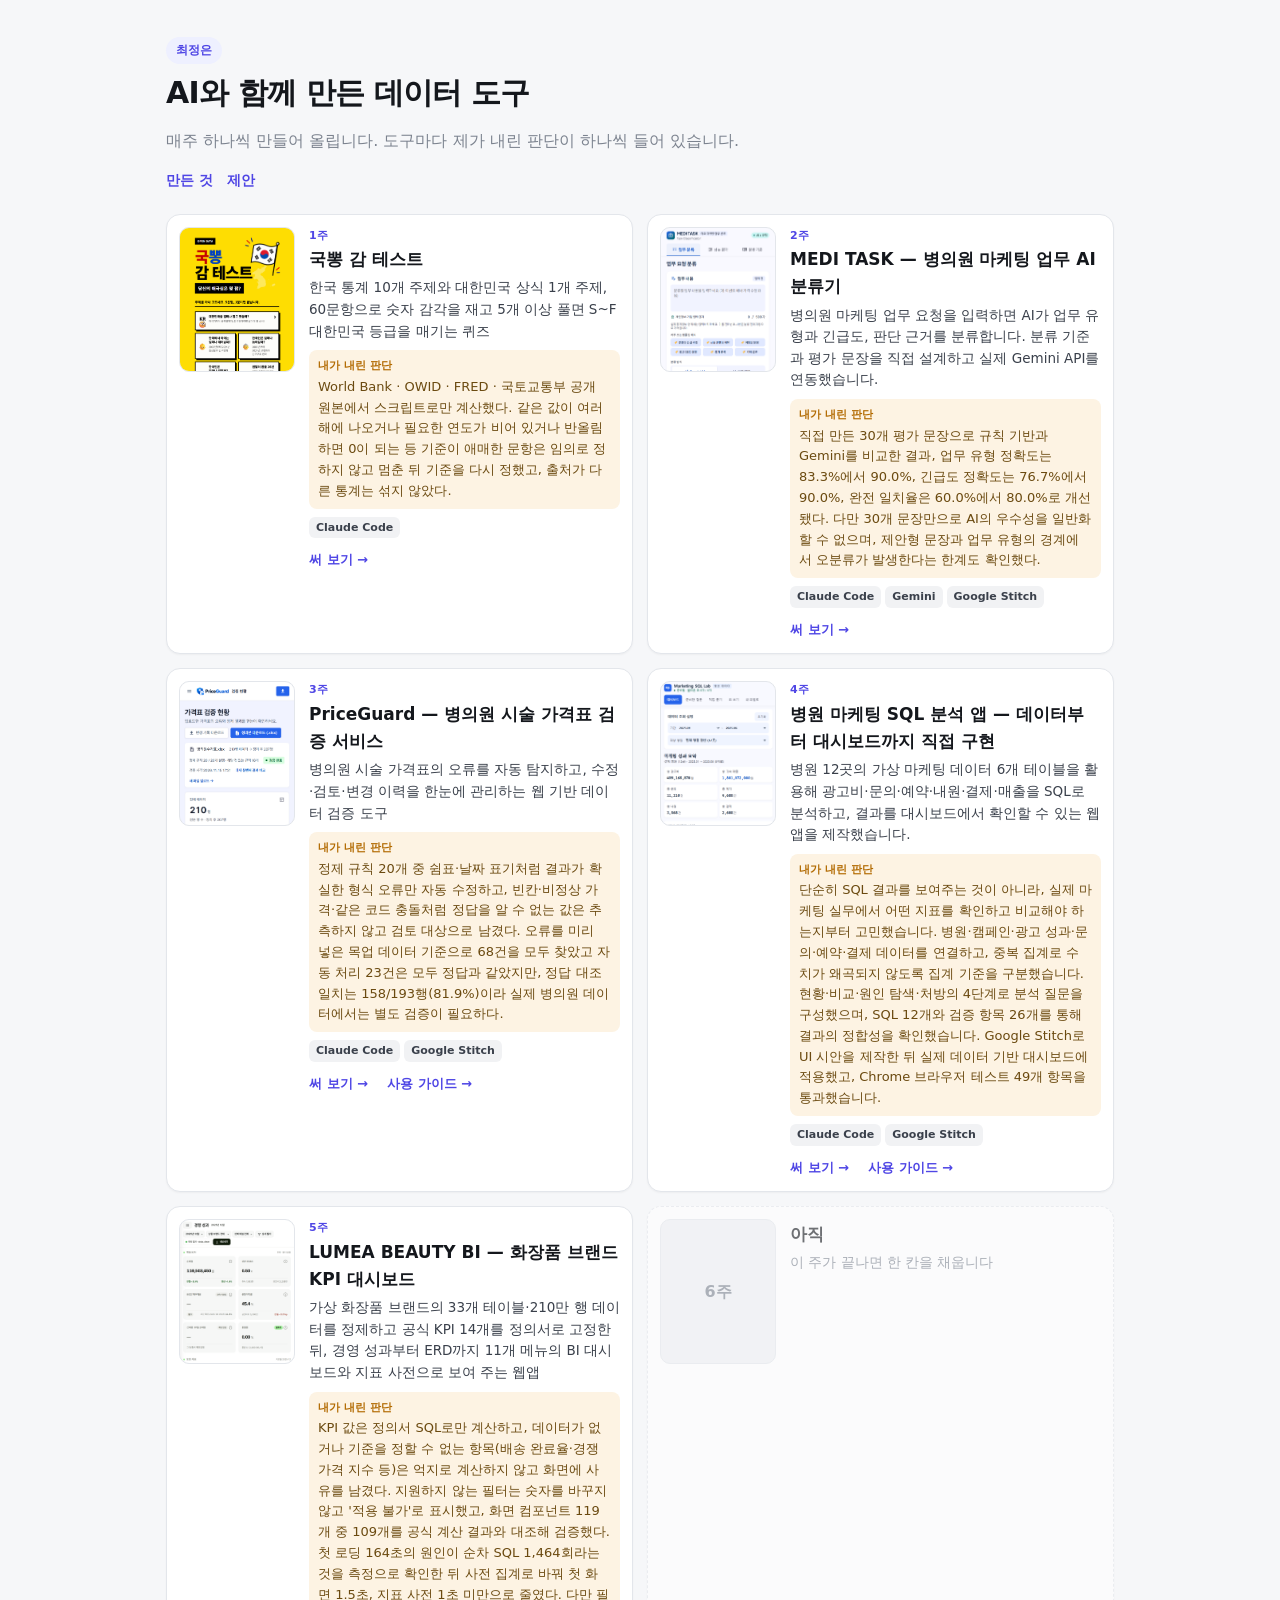
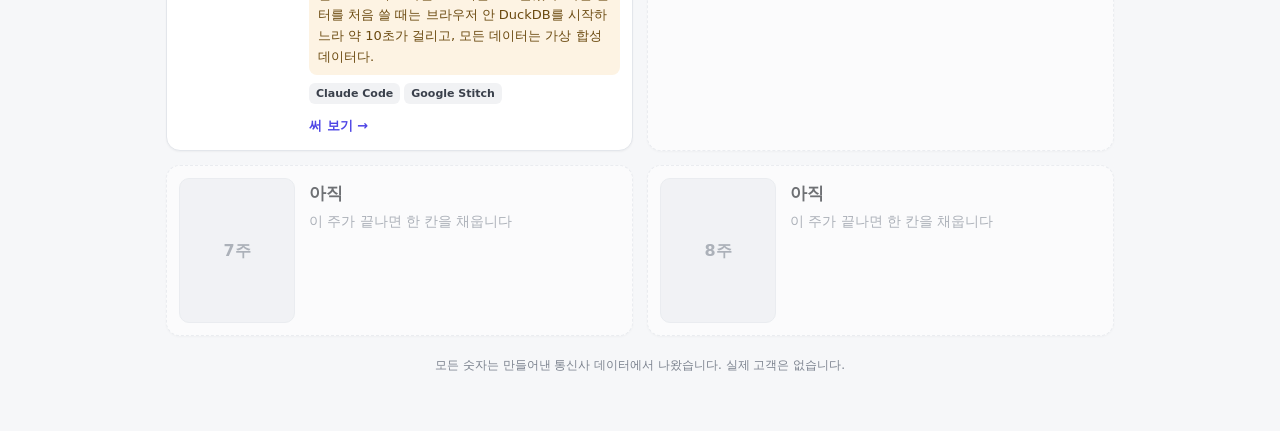
<file: index.html>
<!doctype html>
<html lang="ko">
<head>
<meta charset="utf-8">
<meta name="viewport" content="width=device-width, initial-scale=1, viewport-fit=cover">
<title>포트폴리오</title>
<meta name="description" content="AI와 함께 만든 데이터 도구들. 도구마다 내가 내린 판단이 하나씩 들어 있습니다.">
<link rel="stylesheet" href="style.css">
</head>
<body>
<main id="app">
  <header class="hero">
    <div class="badge" id="owner"></div>
    <h1 id="headline"></h1>
    <p id="intro" class="muted"></p>
    <nav class="jump"><a href="#cards">만든 것</a><a href="#proposal">제안</a></nav>
  </header>

  <section id="cards" class="cards"></section>

  <section id="proposal" class="proposal" hidden>
    <div class="label">제안</div>
    <h2 id="p-title"></h2>
    <p class="ask" id="p-ask"></p>
    <h3>근거</h3><ul id="p-evidence"></ul>
    <h3>틀린다면</h3><ul id="p-wrong"></ul>
    <h3>하지 말 것</h3><p id="p-dont"></p>
  </section>

  <footer class="fineprint">모든 숫자는 만들어낸 통신사 데이터에서 나왔습니다. 실제 고객은 없습니다.</footer>
</main>
<script src="app.js"></script>
</body>
</html>
</file>
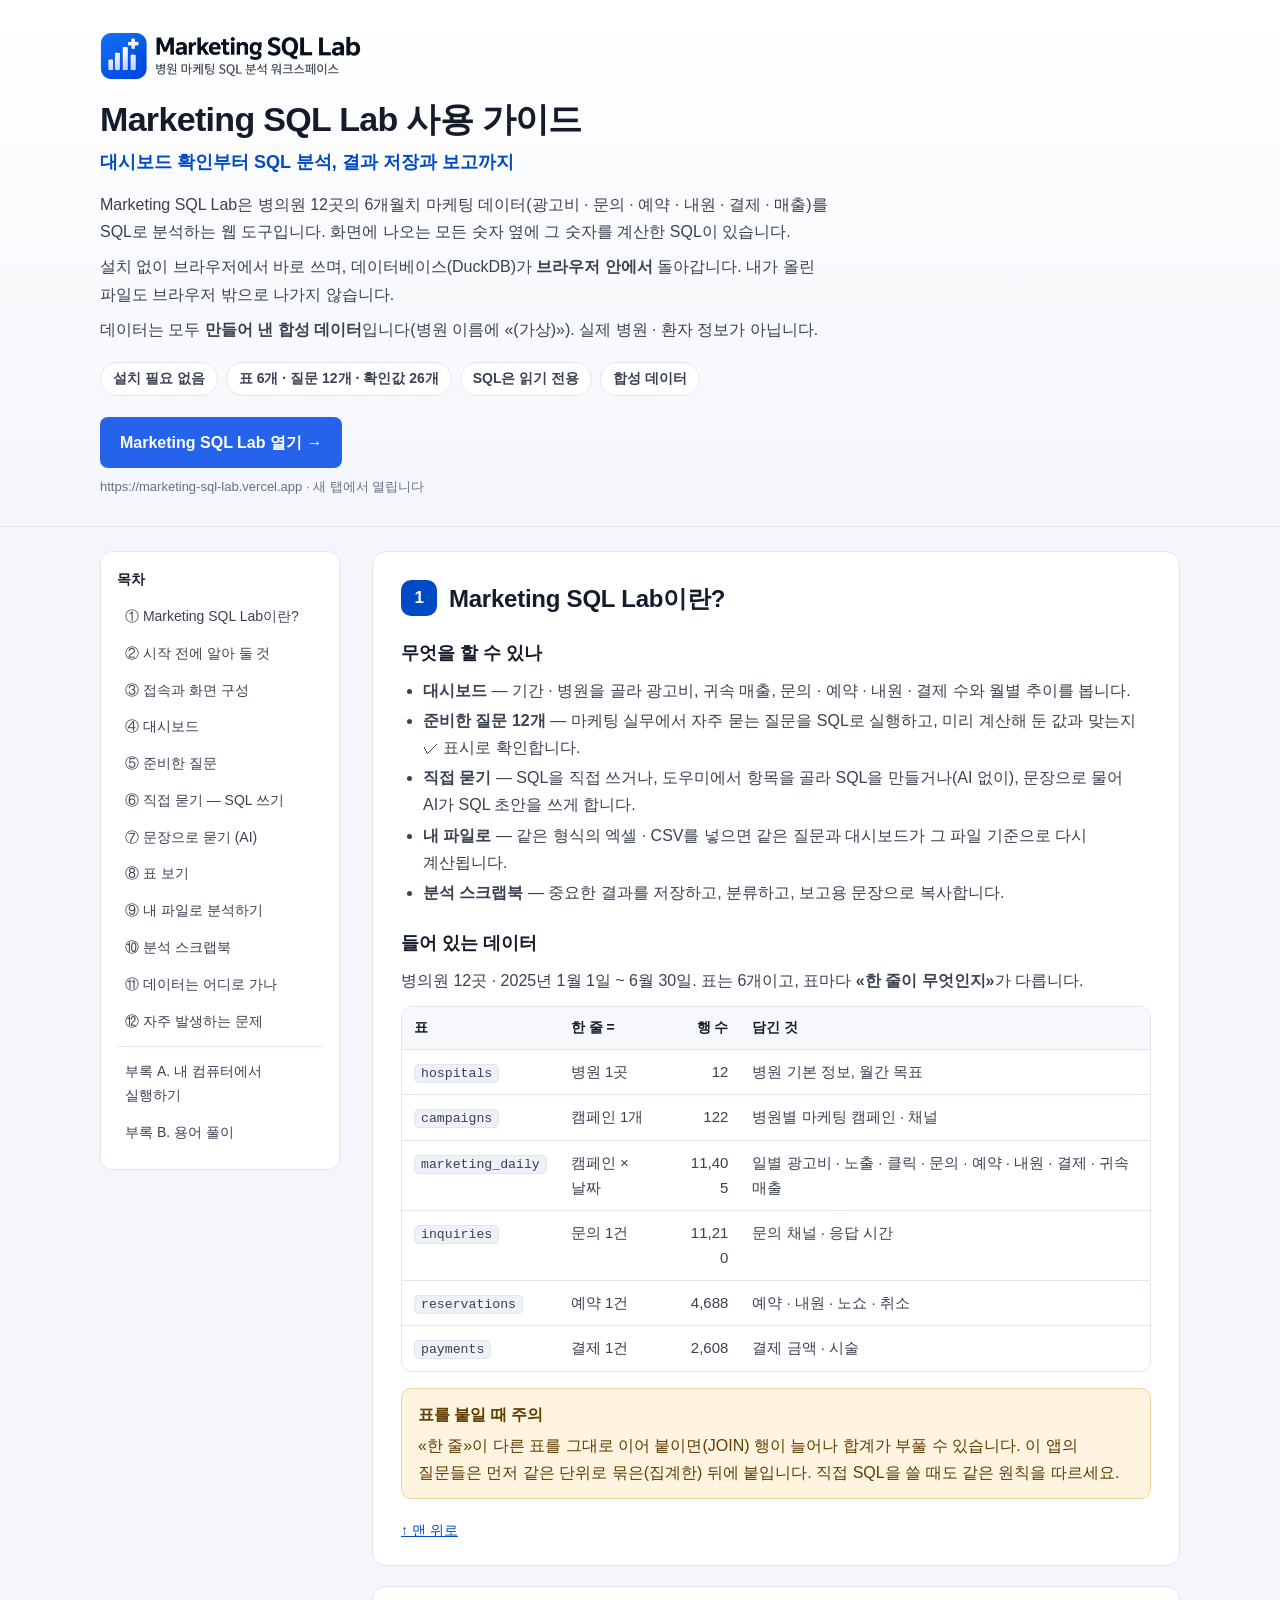
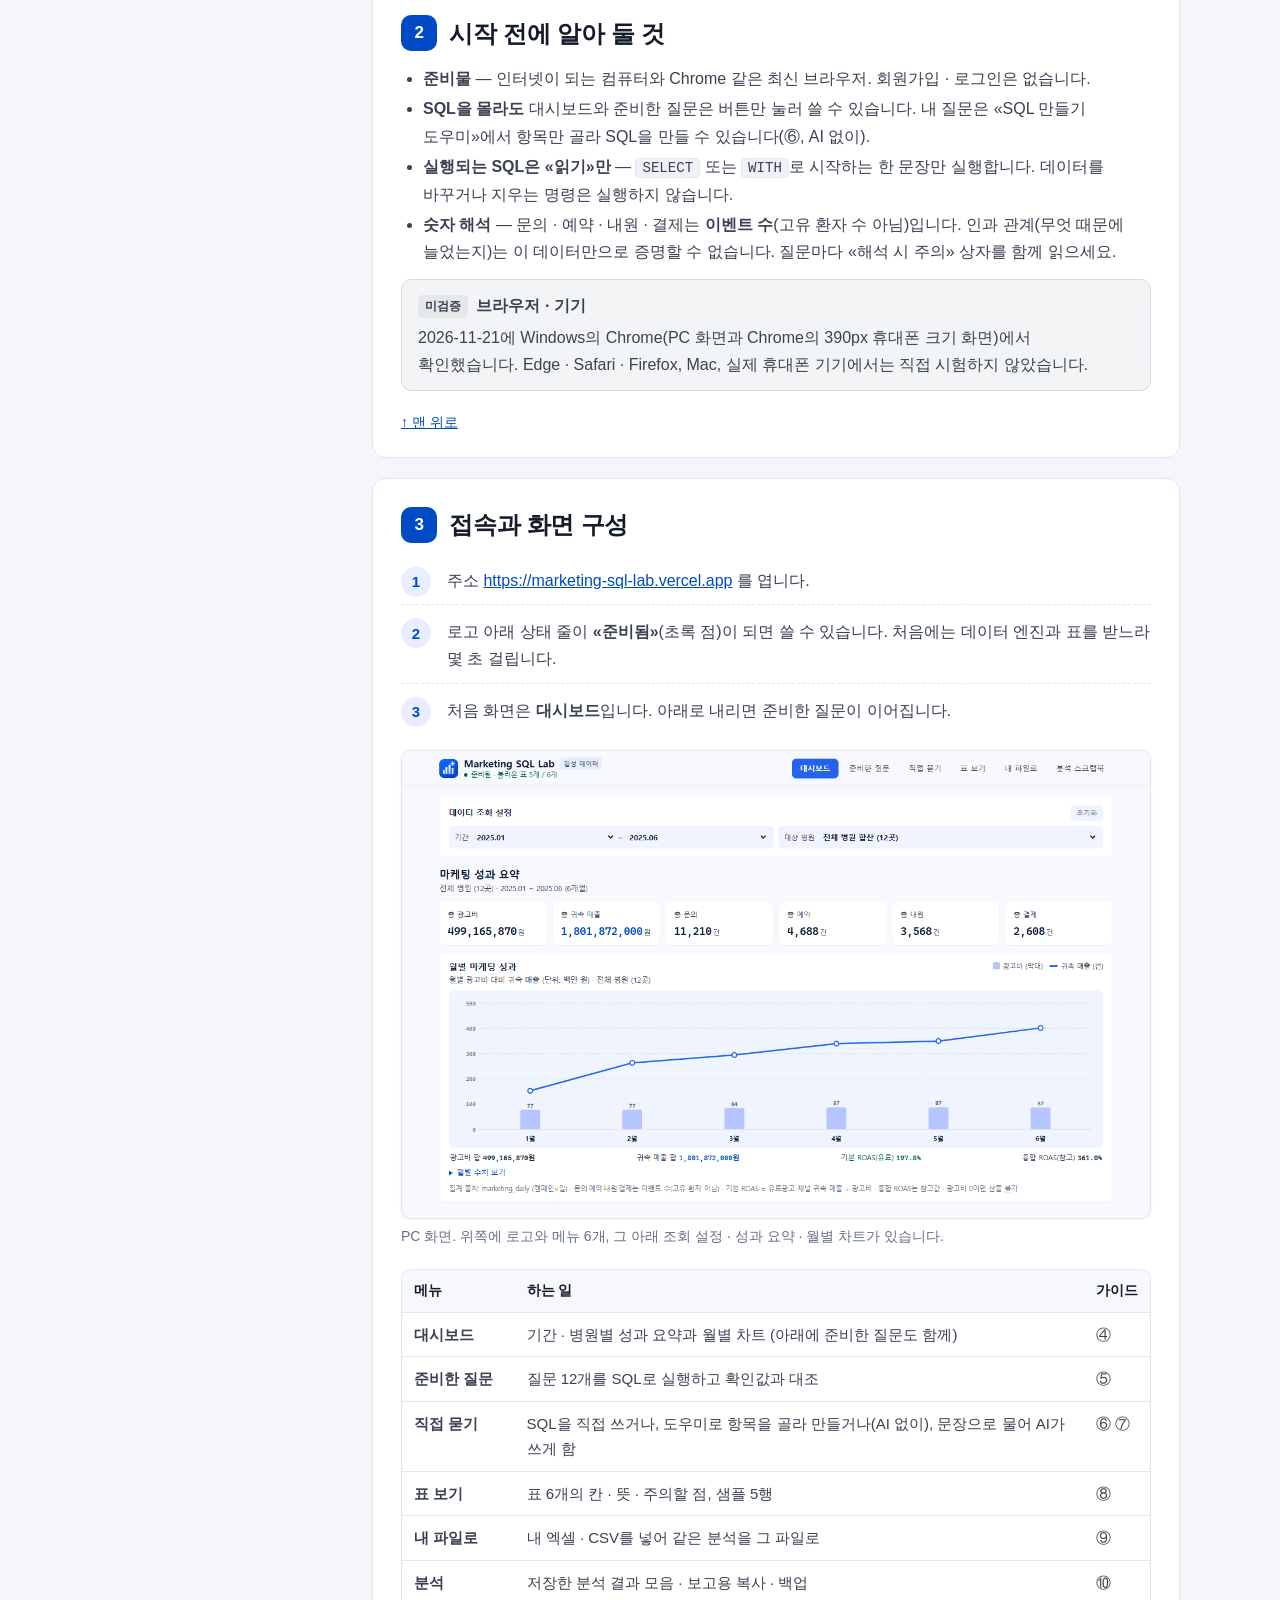
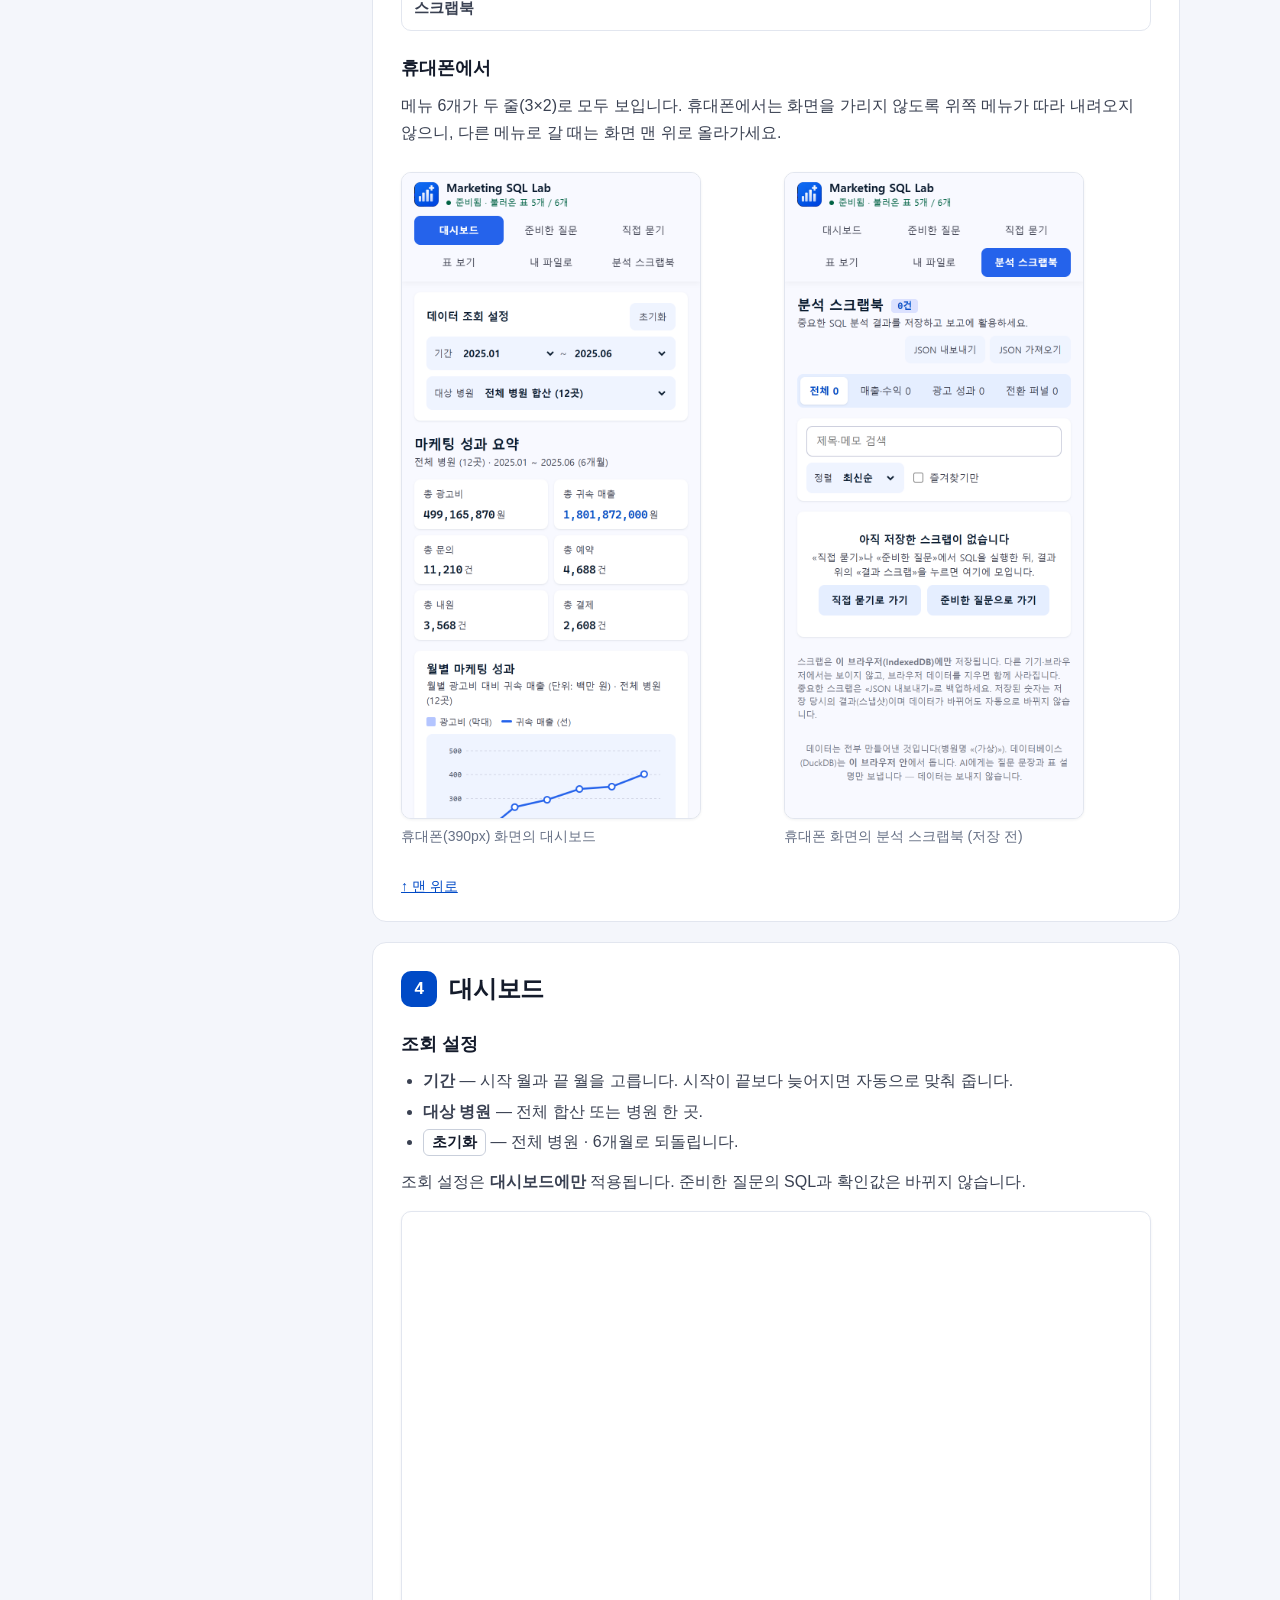
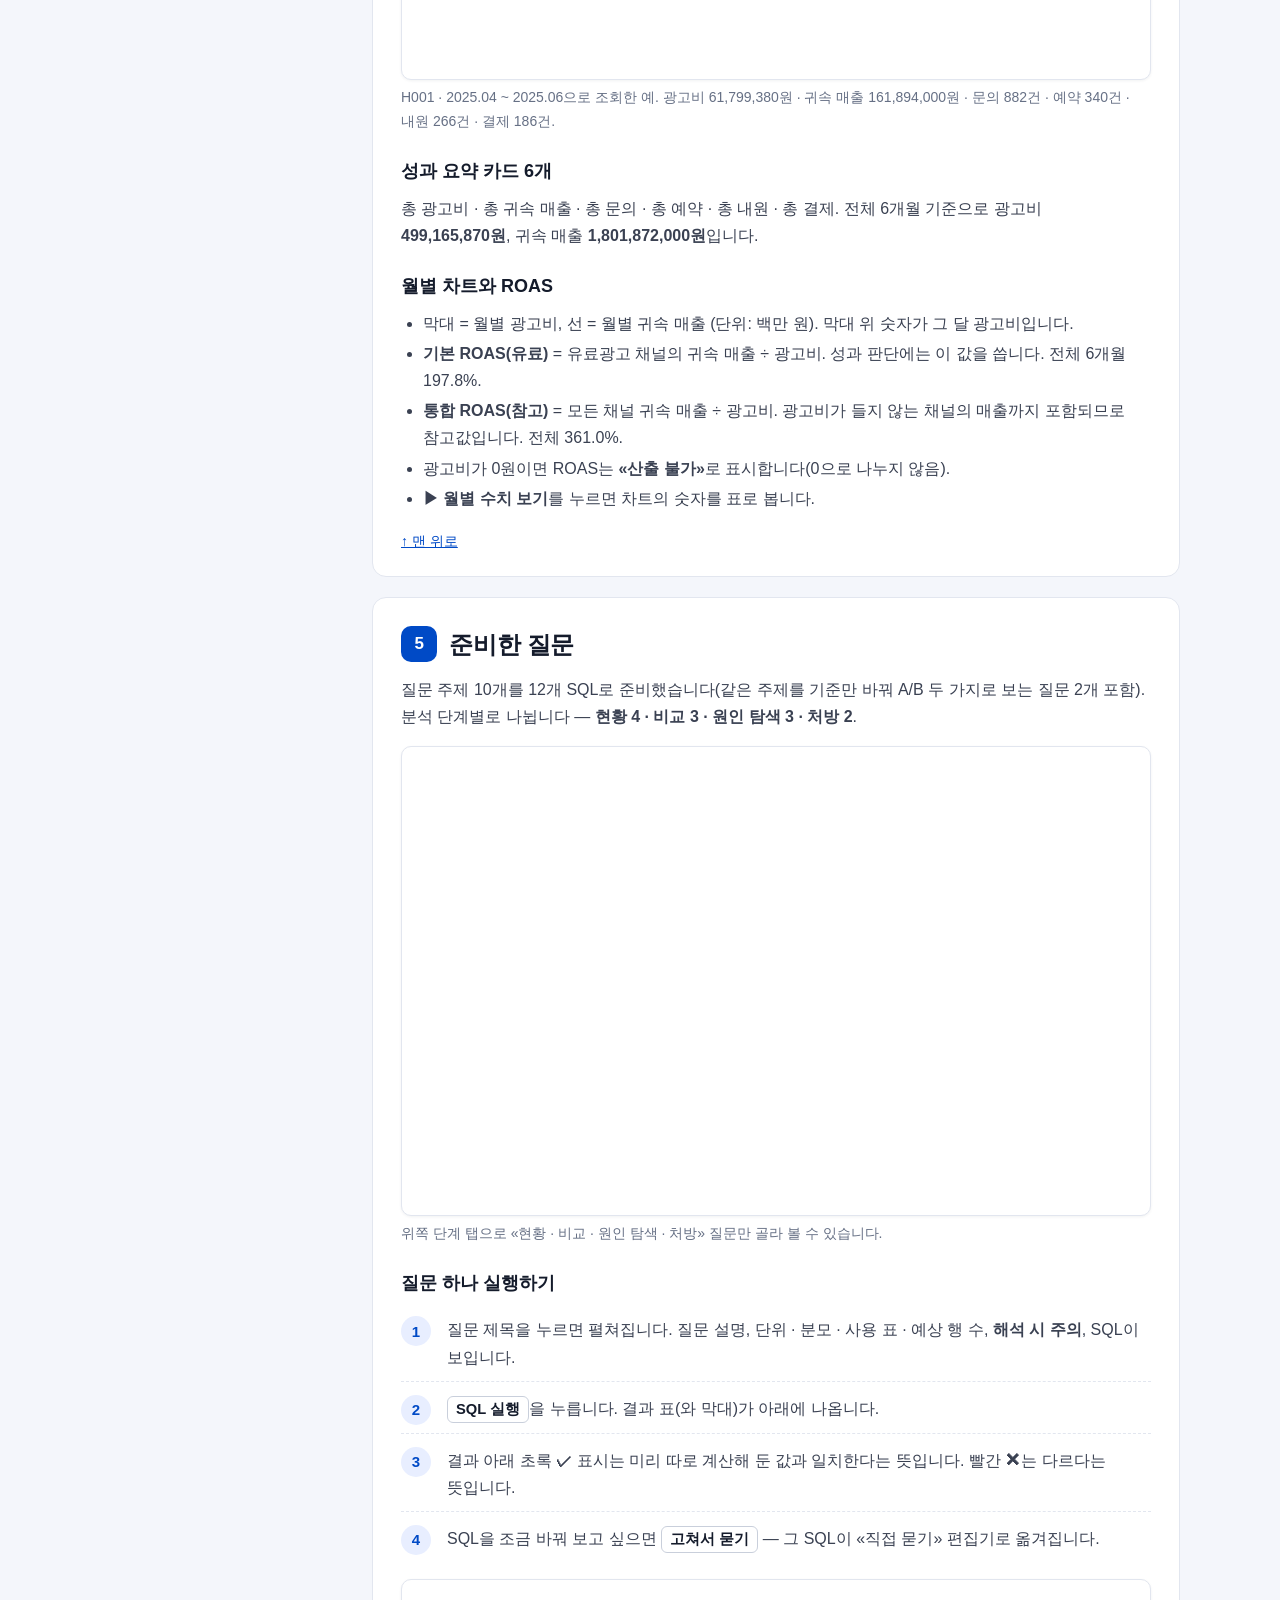
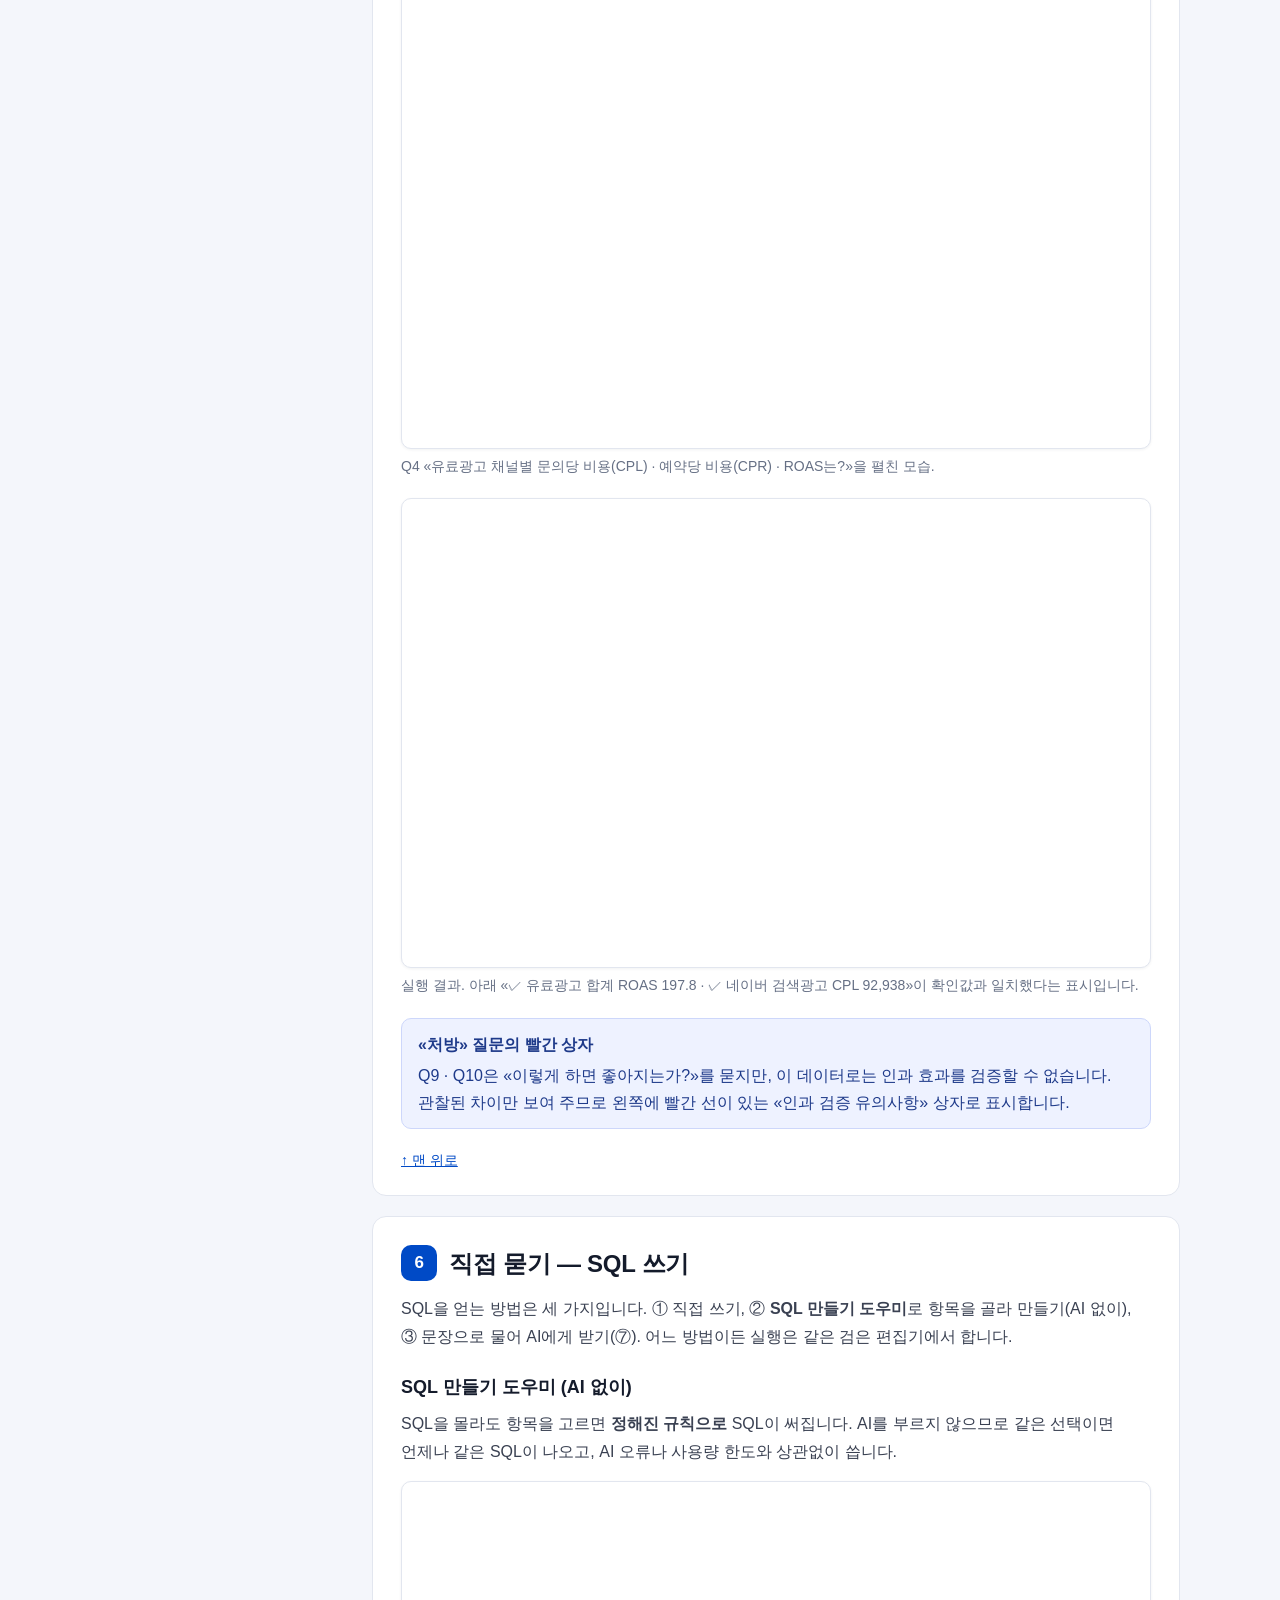
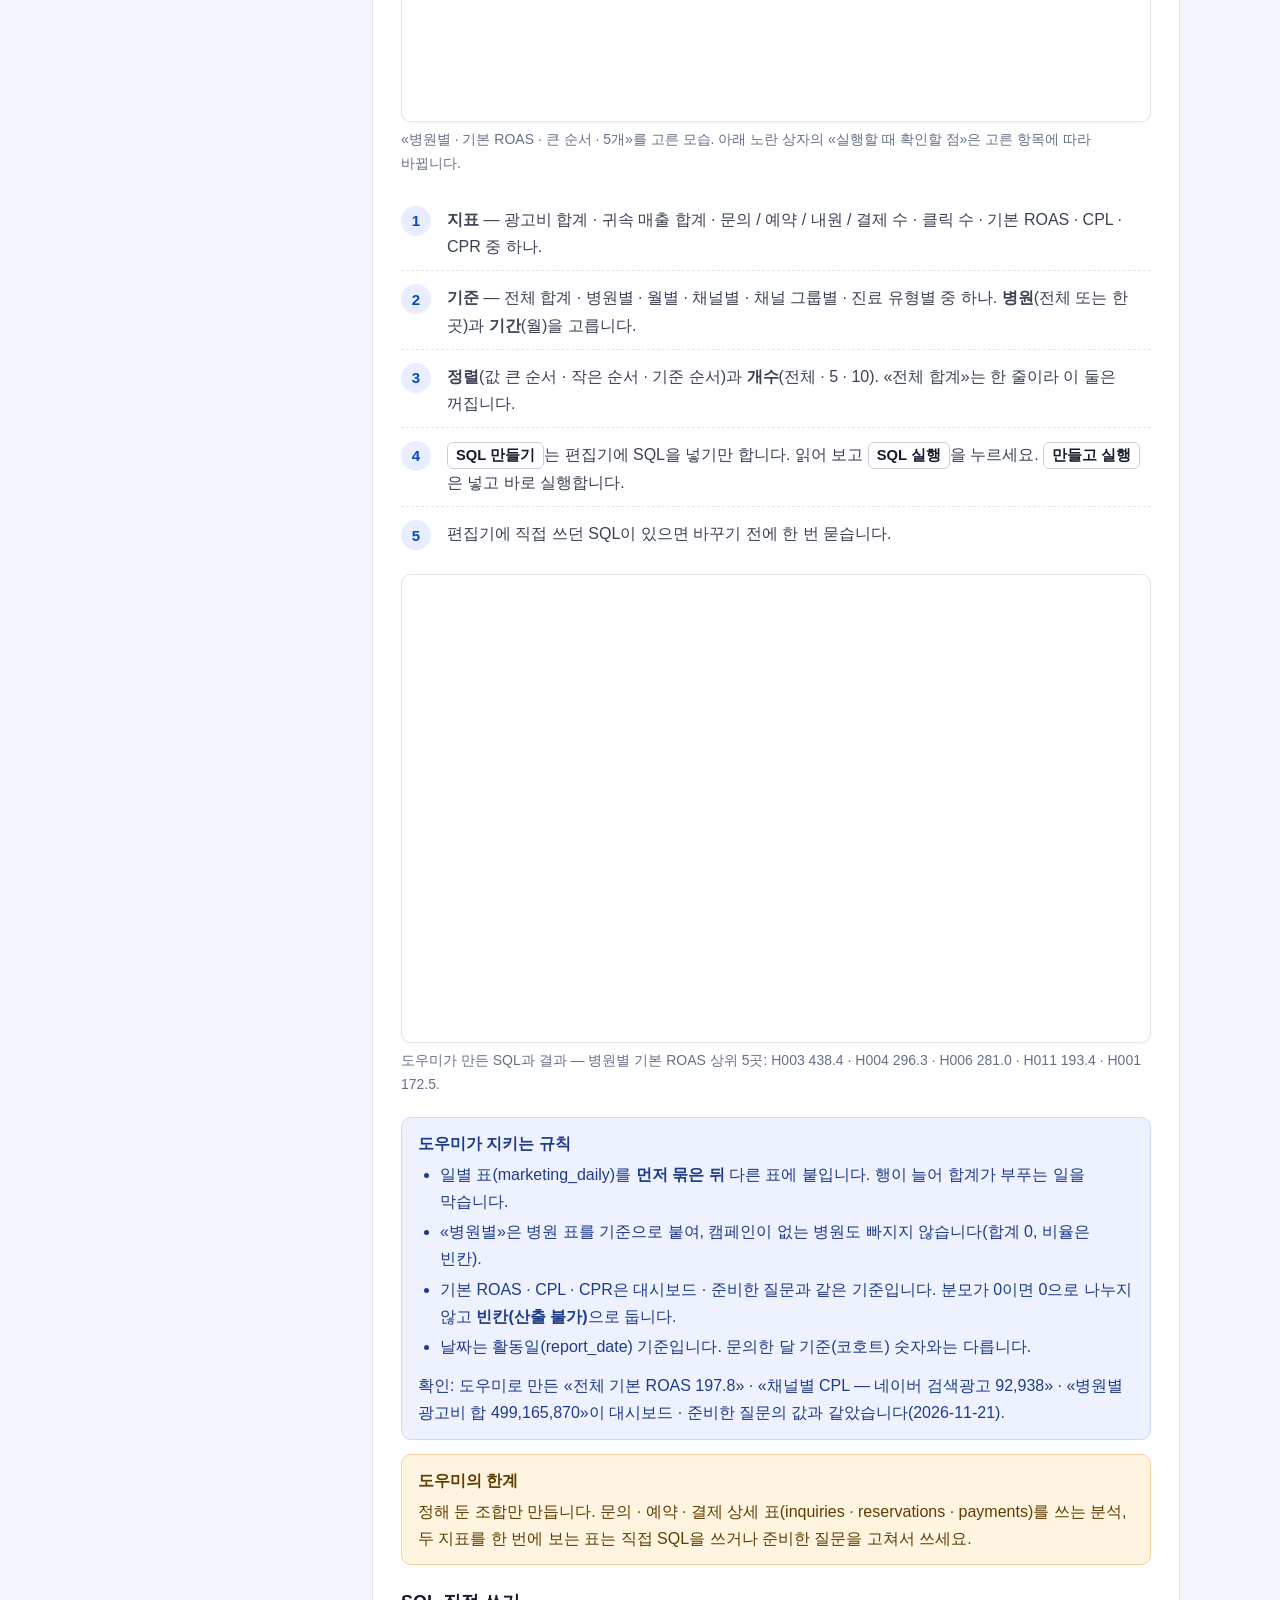
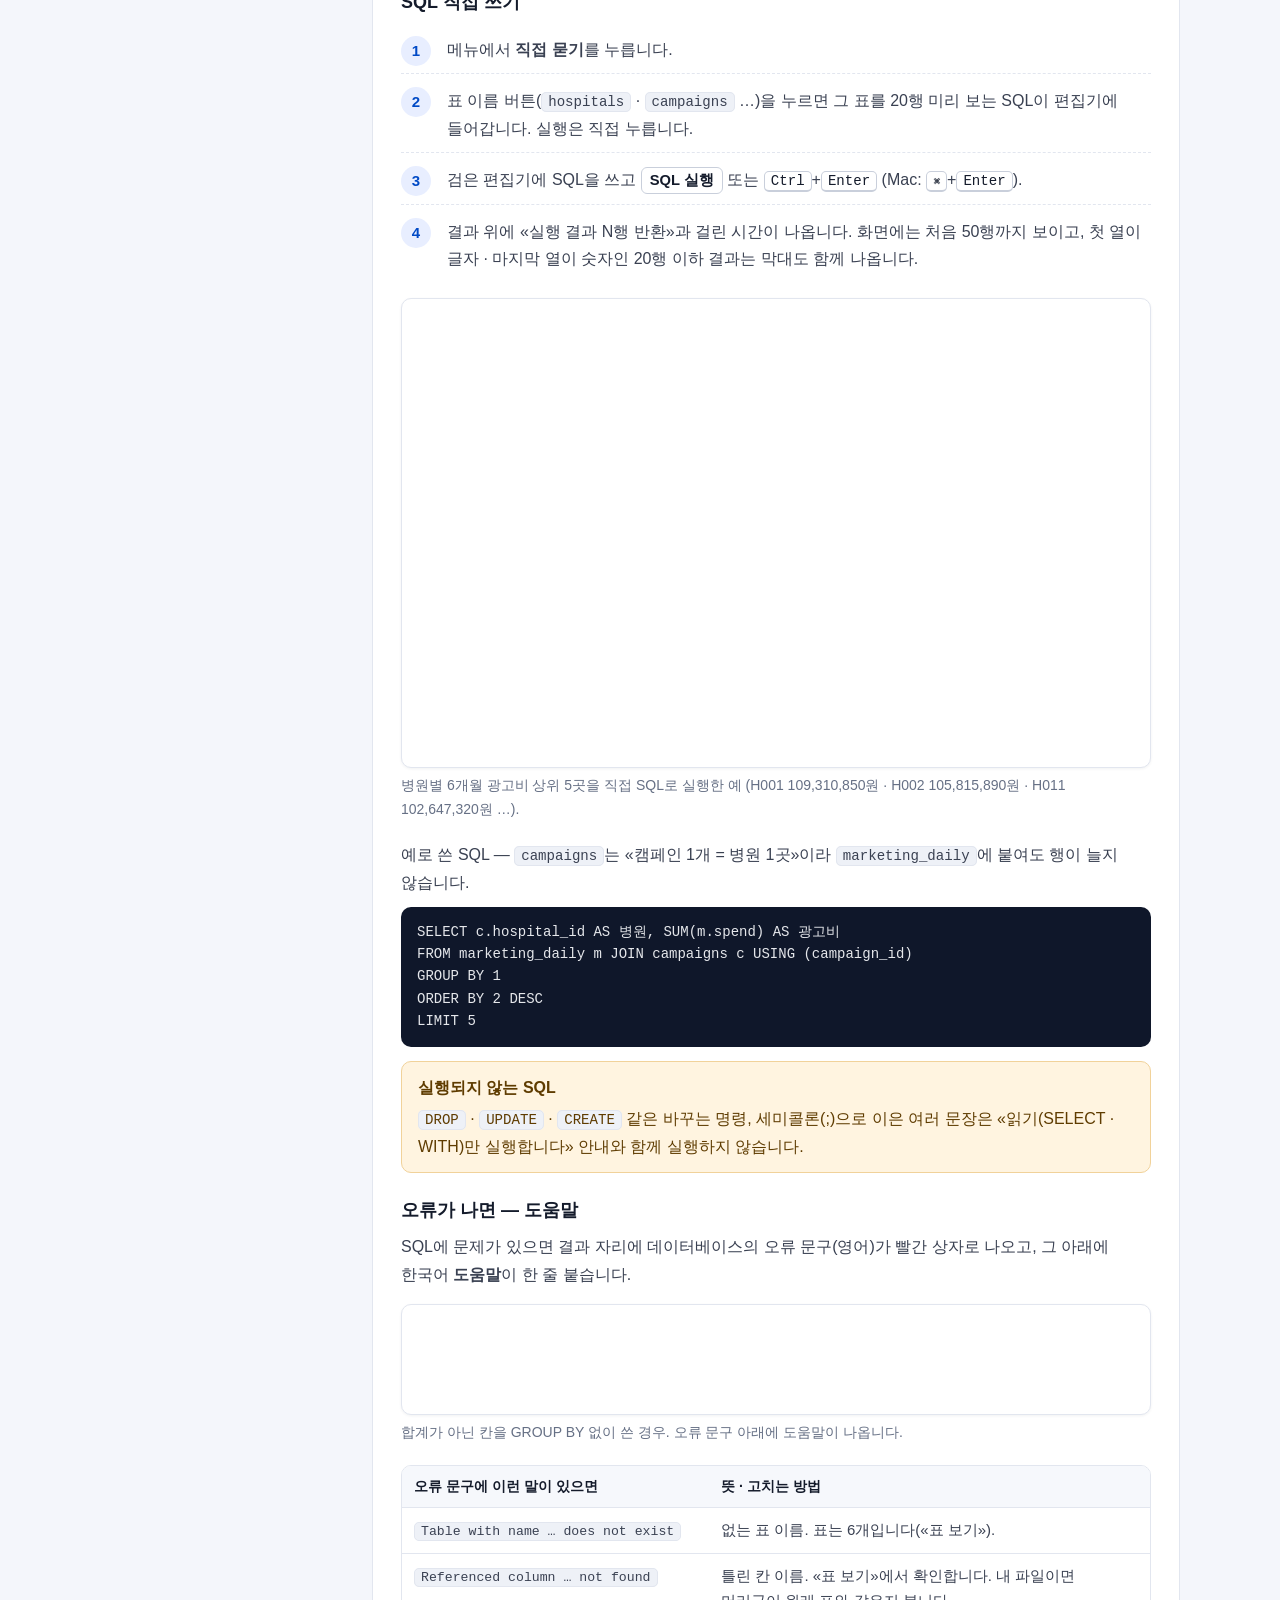
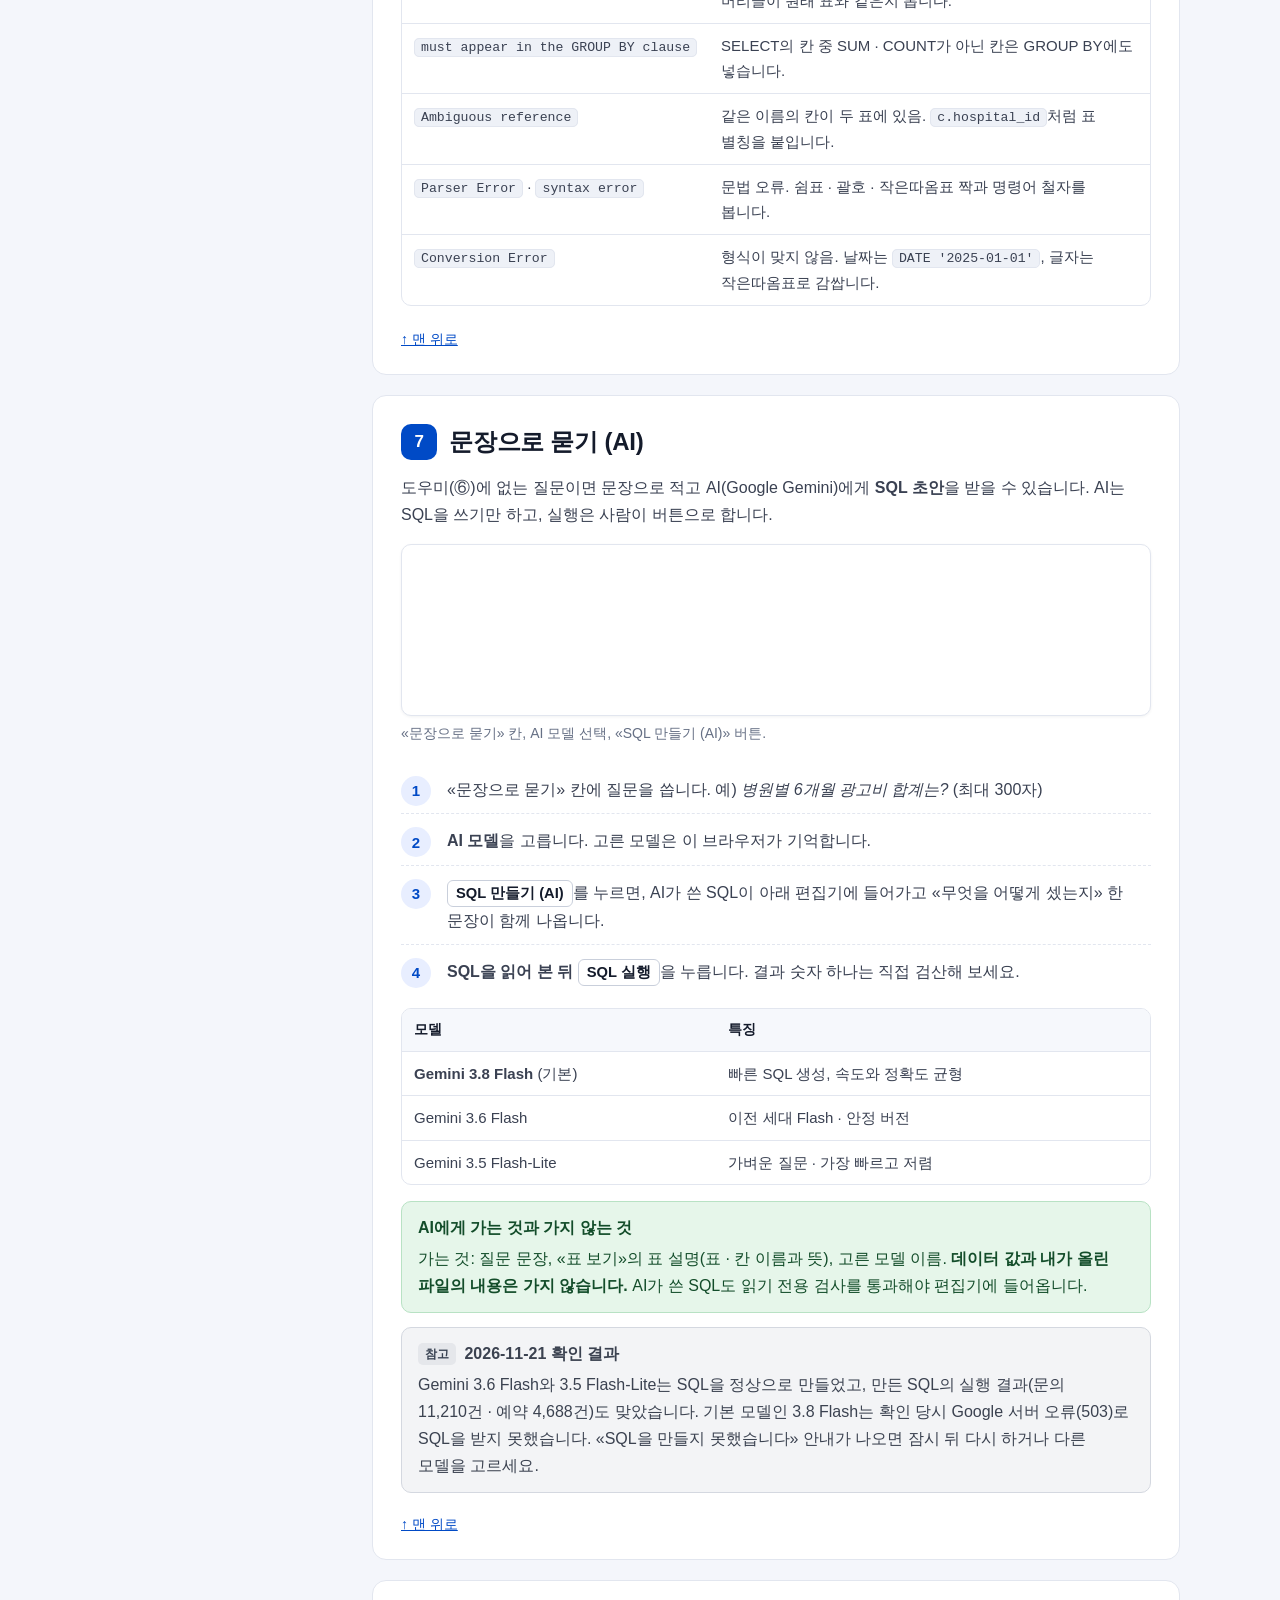
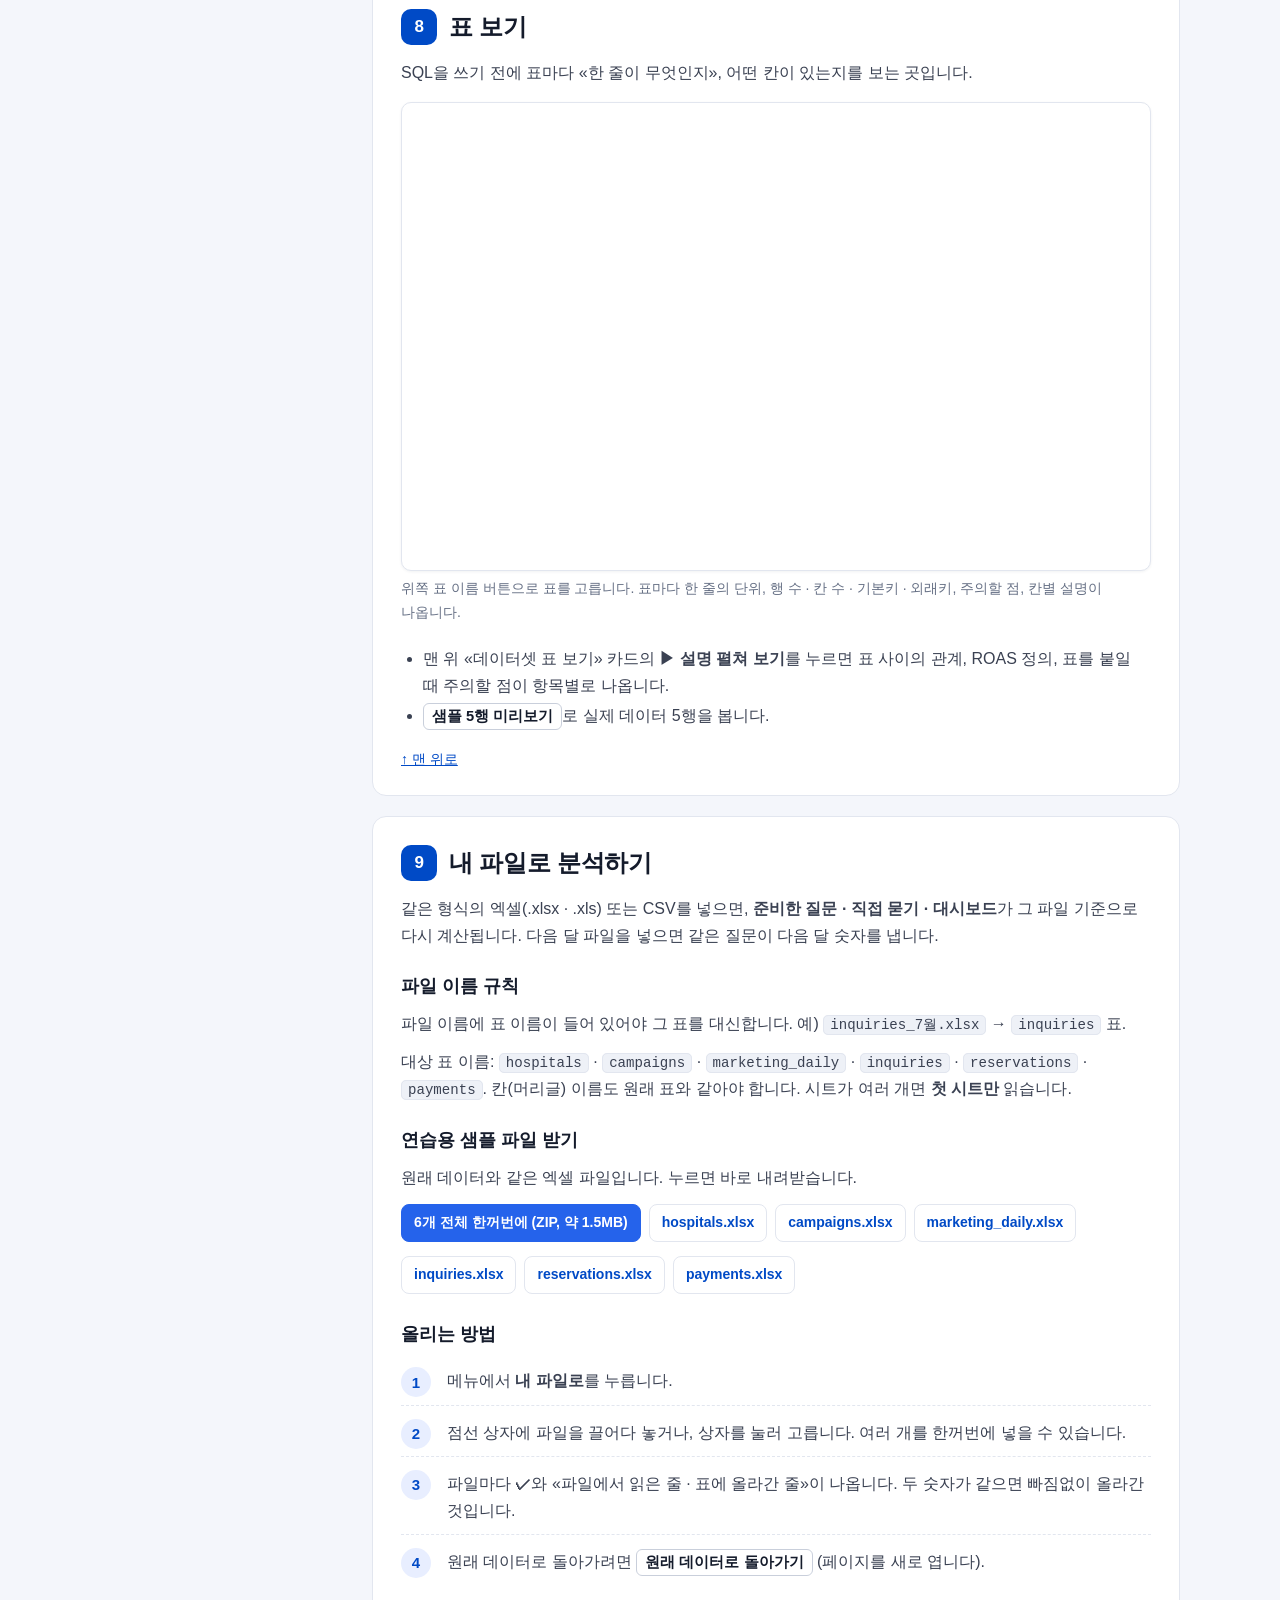
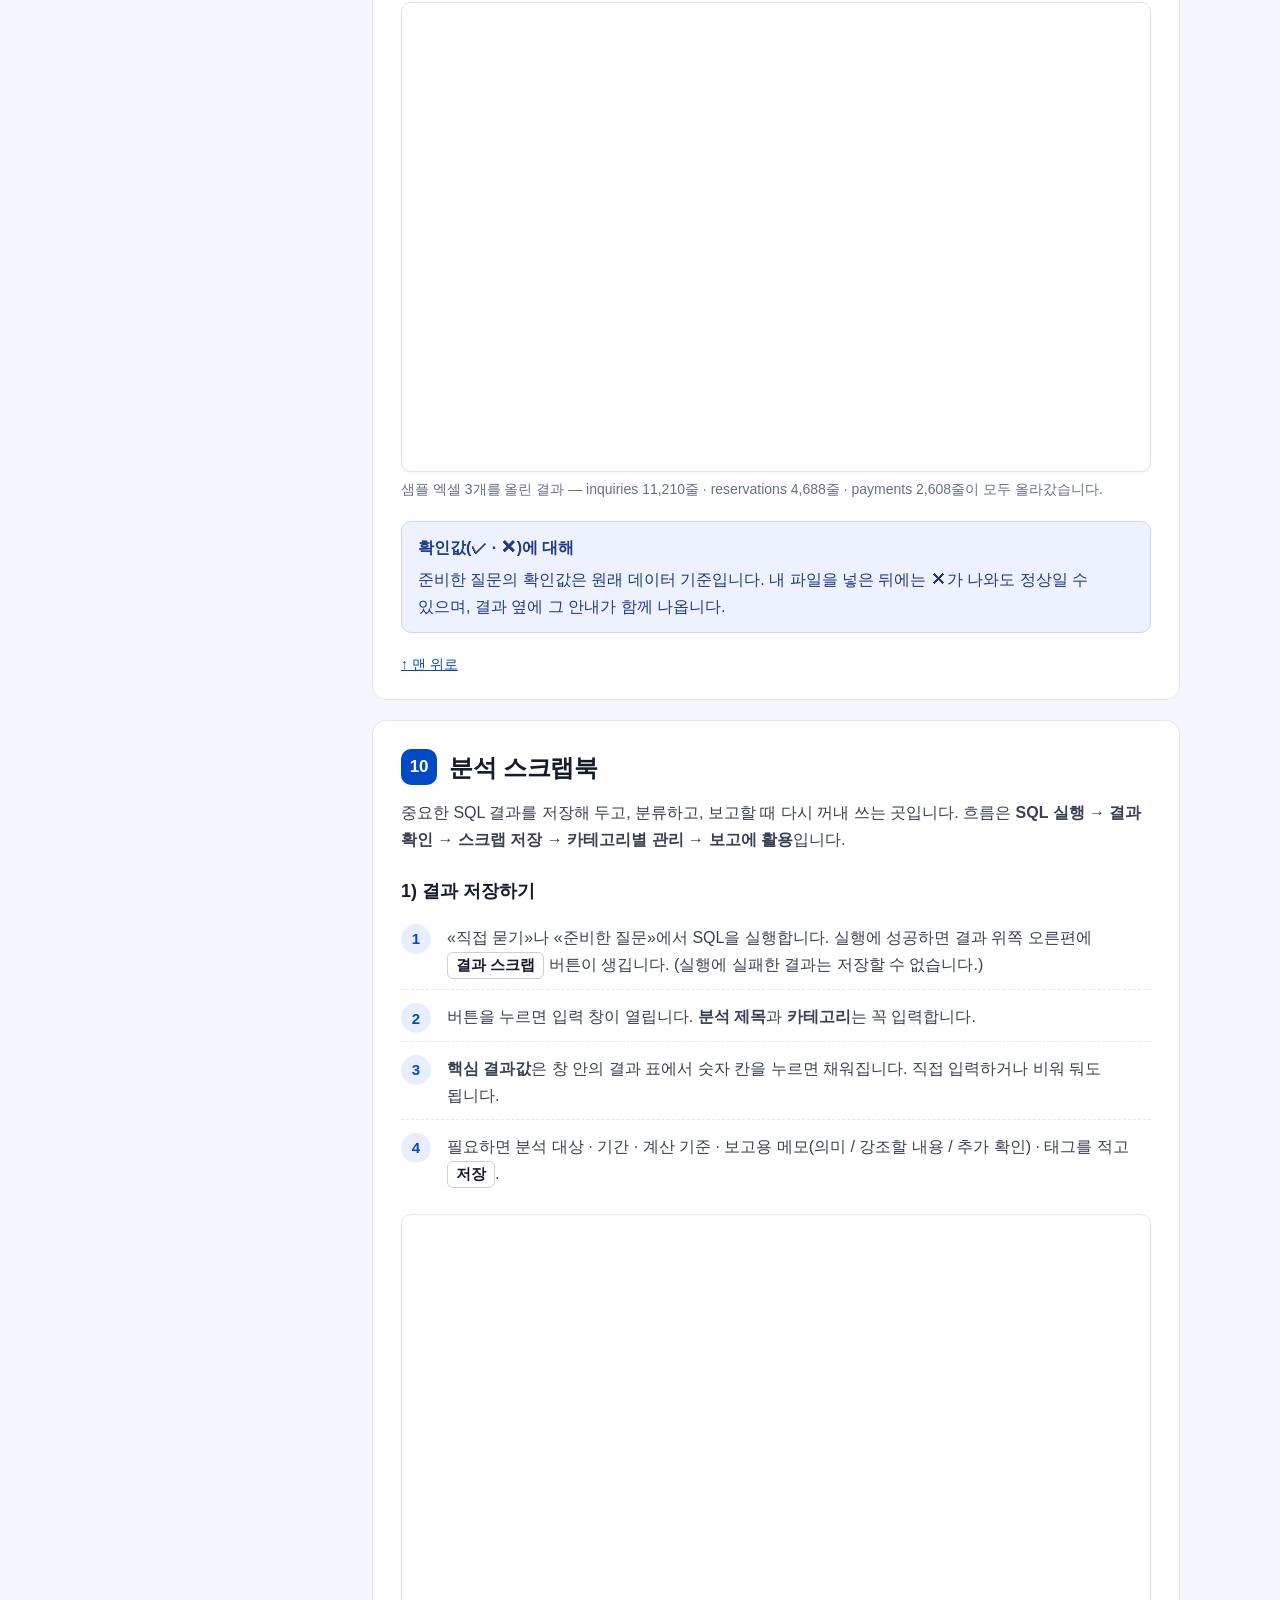
<file: guide/marketing-sql-lab/index.html>
<!doctype html>
<html lang="ko">
<head>
<meta charset="utf-8">
<meta name="viewport" content="width=device-width, initial-scale=1, viewport-fit=cover">
<meta http-equiv="Content-Security-Policy" content="default-src 'self'; img-src 'self'; style-src 'self'; script-src 'none'; object-src 'none'; base-uri 'none'; form-action 'none'">
<meta name="referrer" content="no-referrer">
<title>Marketing SQL Lab 사용 가이드</title>
<meta name="description" content="Marketing SQL Lab 사용 가이드 — 대시보드, 준비한 질문, 직접 SQL, AI로 SQL 만들기, 내 파일 분석, 분석 스크랩북까지">
<link rel="icon" type="image/png" href="img/favicon.png">
<link rel="stylesheet" href="guide.css">
</head>
<body>

<header class="hero">
  <div class="hero-inner">
    <img class="logo" src="img/logo.png" alt="Marketing SQL Lab — 병원 마케팅 SQL 분석 워크스페이스" width="261" height="48">
    <h1>Marketing SQL Lab 사용 가이드</h1>
    <p class="subtitle">대시보드 확인부터 SQL 분석, 결과 저장과 보고까지</p>
    <p>Marketing SQL Lab은 병의원 12곳의 6개월치 마케팅 데이터(광고비 · 문의 · 예약 · 내원 · 결제 · 매출)를 SQL로 분석하는 웹 도구입니다. 화면에 나오는 모든 숫자 옆에 그 숫자를 계산한 SQL이 있습니다.</p>
    <p>설치 없이 브라우저에서 바로 쓰며, 데이터베이스(DuckDB)가 <b>브라우저 안에서</b> 돌아갑니다. 내가 올린 파일도 브라우저 밖으로 나가지 않습니다.</p>
    <p>데이터는 모두 <b>만들어 낸 합성 데이터</b>입니다(병원 이름에 «(가상)»). 실제 병원 · 환자 정보가 아닙니다.</p>
    <ul class="chips">
      <li>설치 필요 없음</li>
      <li>표 6개 · 질문 12개 · 확인값 26개</li>
      <li>SQL은 읽기 전용</li>
      <li>합성 데이터</li>
    </ul>
    <a class="cta" href="https://marketing-sql-lab.vercel.app/" target="_blank" rel="noopener">Marketing SQL Lab 열기 →</a>
    <span class="cta-sub">https://marketing-sql-lab.vercel.app · 새 탭에서 열립니다</span>
  </div>
</header>

<div class="layout">
  <nav class="toc" aria-label="목차">
    <strong>목차</strong>
    <ol>
      <li><a href="#s1">① Marketing SQL Lab이란?</a></li>
      <li><a href="#s2">② 시작 전에 알아 둘 것</a></li>
      <li><a href="#s3">③ 접속과 화면 구성</a></li>
      <li><a href="#s4">④ 대시보드</a></li>
      <li><a href="#s5">⑤ 준비한 질문</a></li>
      <li><a href="#s6">⑥ 직접 묻기 — SQL 쓰기</a></li>
      <li><a href="#s7">⑦ 문장으로 묻기 (AI)</a></li>
      <li><a href="#s8">⑧ 표 보기</a></li>
      <li><a href="#s9">⑨ 내 파일로 분석하기</a></li>
      <li><a href="#s10">⑩ 분석 스크랩북</a></li>
      <li><a href="#s11">⑪ 데이터는 어디로 가나</a></li>
      <li><a href="#s12">⑫ 자주 발생하는 문제</a></li>
      <li class="sep" aria-hidden="true"></li>
      <li><a href="#appA">부록 A. 내 컴퓨터에서 실행하기</a></li>
      <li><a href="#appB">부록 B. 용어 풀이</a></li>
    </ol>
  </nav>

  <main>

  <!-- ① -->
  <section class="step" id="s1">
    <h2><span class="num">1</span>Marketing SQL Lab이란?</h2>
    <h3>무엇을 할 수 있나</h3>
    <ul>
      <li><b>대시보드</b> — 기간 · 병원을 골라 광고비, 귀속 매출, 문의 · 예약 · 내원 · 결제 수와 월별 추이를 봅니다.</li>
      <li><b>준비한 질문 12개</b> — 마케팅 실무에서 자주 묻는 질문을 SQL로 실행하고, 미리 계산해 둔 값과 맞는지 ✓ 표시로 확인합니다.</li>
      <li><b>직접 묻기</b> — SQL을 직접 쓰거나, 도우미에서 항목을 골라 SQL을 만들거나(AI 없이), 문장으로 물어 AI가 SQL 초안을 쓰게 합니다.</li>
      <li><b>내 파일로</b> — 같은 형식의 엑셀 · CSV를 넣으면 같은 질문과 대시보드가 그 파일 기준으로 다시 계산됩니다.</li>
      <li><b>분석 스크랩북</b> — 중요한 결과를 저장하고, 분류하고, 보고용 문장으로 복사합니다.</li>
    </ul>

    <h3>들어 있는 데이터</h3>
    <p>병의원 12곳 · 2025년 1월 1일 ~ 6월 30일. 표는 6개이고, 표마다 <b>«한 줄이 무엇인지»</b>가 다릅니다.</p>
    <div class="table-wrap"><table>
      <tr><th>표</th><th>한 줄 =</th><th class="n">행 수</th><th>담긴 것</th></tr>
      <tr><td><code>hospitals</code></td><td>병원 1곳</td><td class="n">12</td><td>병원 기본 정보, 월간 목표</td></tr>
      <tr><td><code>campaigns</code></td><td>캠페인 1개</td><td class="n">122</td><td>병원별 마케팅 캠페인 · 채널</td></tr>
      <tr><td><code>marketing_daily</code></td><td>캠페인 × 날짜</td><td class="n">11,405</td><td>일별 광고비 · 노출 · 클릭 · 문의 · 예약 · 내원 · 결제 · 귀속 매출</td></tr>
      <tr><td><code>inquiries</code></td><td>문의 1건</td><td class="n">11,210</td><td>문의 채널 · 응답 시간</td></tr>
      <tr><td><code>reservations</code></td><td>예약 1건</td><td class="n">4,688</td><td>예약 · 내원 · 노쇼 · 취소</td></tr>
      <tr><td><code>payments</code></td><td>결제 1건</td><td class="n">2,608</td><td>결제 금액 · 시술</td></tr>
    </table></div>
    <div class="box warn"><b>표를 붙일 때 주의</b>
      <p>«한 줄»이 다른 표를 그대로 이어 붙이면(JOIN) 행이 늘어나 합계가 부풀 수 있습니다. 이 앱의 질문들은 먼저 같은 단위로 묶은(집계한) 뒤에 붙입니다. 직접 SQL을 쓸 때도 같은 원칙을 따르세요.</p></div>
    <a class="back" href="#">↑ 맨 위로</a>
  </section>

  <!-- ② -->
  <section class="step" id="s2">
    <h2><span class="num">2</span>시작 전에 알아 둘 것</h2>
    <ul>
      <li><b>준비물</b> — 인터넷이 되는 컴퓨터와 Chrome 같은 최신 브라우저. 회원가입 · 로그인은 없습니다.</li>
      <li><b>SQL을 몰라도</b> 대시보드와 준비한 질문은 버튼만 눌러 쓸 수 있습니다. 내 질문은 «SQL 만들기 도우미»에서 항목만 골라 SQL을 만들 수 있습니다(⑥, AI 없이).</li>
      <li><b>실행되는 SQL은 «읽기»만</b> — <code>SELECT</code> 또는 <code>WITH</code>로 시작하는 한 문장만 실행합니다. 데이터를 바꾸거나 지우는 명령은 실행하지 않습니다.</li>
      <li><b>숫자 해석</b> — 문의 · 예약 · 내원 · 결제는 <b>이벤트 수</b>(고유 환자 수 아님)입니다. 인과 관계(무엇 때문에 늘었는지)는 이 데이터만으로 증명할 수 없습니다. 질문마다 «해석 시 주의» 상자를 함께 읽으세요.</li>
    </ul>
    <div class="box unverified"><b><span class="tag unv">미검증</span> 브라우저 · 기기</b>
      <p>2026-11-21에 Windows의 Chrome(PC 화면과 Chrome의 390px 휴대폰 크기 화면)에서 확인했습니다. Edge · Safari · Firefox, Mac, 실제 휴대폰 기기에서는 직접 시험하지 않았습니다.</p></div>
    <a class="back" href="#">↑ 맨 위로</a>
  </section>

  <!-- ③ -->
  <section class="step" id="s3">
    <h2><span class="num">3</span>접속과 화면 구성</h2>
    <ol class="steps">
      <li>주소 <a href="https://marketing-sql-lab.vercel.app/" target="_blank" rel="noopener">https://marketing-sql-lab.vercel.app</a> 를 엽니다.</li>
      <li>로고 아래 상태 줄이 <b>«준비됨»</b>(초록 점)이 되면 쓸 수 있습니다. 처음에는 데이터 엔진과 표를 받느라 몇 초 걸립니다.</li>
      <li>처음 화면은 <b>대시보드</b>입니다. 아래로 내리면 준비한 질문이 이어집니다.</li>
    </ol>
    <figure>
      <a href="img/01-dashboard.png" target="_blank" rel="noopener"><img src="img/01-dashboard.png" alt="처음 접속했을 때의 대시보드 화면" width="1280" height="800" loading="lazy"></a>
      <figcaption>PC 화면. 위쪽에 로고와 메뉴 6개, 그 아래 조회 설정 · 성과 요약 · 월별 차트가 있습니다.</figcaption>
    </figure>
    <div class="table-wrap"><table>
      <tr><th>메뉴</th><th>하는 일</th><th>가이드</th></tr>
      <tr><td><b>대시보드</b></td><td>기간 · 병원별 성과 요약과 월별 차트 (아래에 준비한 질문도 함께)</td><td>④</td></tr>
      <tr><td><b>준비한 질문</b></td><td>질문 12개를 SQL로 실행하고 확인값과 대조</td><td>⑤</td></tr>
      <tr><td><b>직접 묻기</b></td><td>SQL을 직접 쓰거나, 도우미로 항목을 골라 만들거나(AI 없이), 문장으로 물어 AI가 쓰게 함</td><td>⑥ ⑦</td></tr>
      <tr><td><b>표 보기</b></td><td>표 6개의 칸 · 뜻 · 주의할 점, 샘플 5행</td><td>⑧</td></tr>
      <tr><td><b>내 파일로</b></td><td>내 엑셀 · CSV를 넣어 같은 분석을 그 파일로</td><td>⑨</td></tr>
      <tr><td><b>분석 스크랩북</b></td><td>저장한 분석 결과 모음 · 보고용 복사 · 백업</td><td>⑩</td></tr>
    </table></div>
    <h3>휴대폰에서</h3>
    <p>메뉴 6개가 두 줄(3×2)로 모두 보입니다. 휴대폰에서는 화면을 가리지 않도록 위쪽 메뉴가 따라 내려오지 않으니, 다른 메뉴로 갈 때는 화면 맨 위로 올라가세요.</p>
    <div class="fig-row">
      <figure class="phone">
        <a href="img/14-mobile-dashboard.png" target="_blank" rel="noopener"><img src="img/14-mobile-dashboard.png" alt="휴대폰 크기 화면의 대시보드" width="780" height="1688" loading="lazy"></a>
        <figcaption>휴대폰(390px) 화면의 대시보드</figcaption>
      </figure>
      <figure class="phone">
        <a href="img/15-mobile-scrap.png" target="_blank" rel="noopener"><img src="img/15-mobile-scrap.png" alt="휴대폰 크기 화면의 분석 스크랩북" width="780" height="1688" loading="lazy"></a>
        <figcaption>휴대폰 화면의 분석 스크랩북 (저장 전)</figcaption>
      </figure>
    </div>
    <a class="back" href="#">↑ 맨 위로</a>
  </section>

  <!-- ④ -->
  <section class="step" id="s4">
    <h2><span class="num">4</span>대시보드</h2>
    <h3>조회 설정</h3>
    <ul>
      <li><b>기간</b> — 시작 월과 끝 월을 고릅니다. 시작이 끝보다 늦어지면 자동으로 맞춰 줍니다.</li>
      <li><b>대상 병원</b> — 전체 합산 또는 병원 한 곳.</li>
      <li><span class="btn-name">초기화</span> — 전체 병원 · 6개월로 되돌립니다.</li>
    </ul>
    <p>조회 설정은 <b>대시보드에만</b> 적용됩니다. 준비한 질문의 SQL과 확인값은 바뀌지 않습니다.</p>
    <figure>
      <a href="img/02-dashboard-filter.png" target="_blank" rel="noopener"><img src="img/02-dashboard-filter.png" alt="H001 병원, 2025년 4~6월로 조회한 대시보드" width="1280" height="800" loading="lazy"></a>
      <figcaption>H001 · 2025.04 ~ 2025.06으로 조회한 예. 광고비 61,799,380원 · 귀속 매출 161,894,000원 · 문의 882건 · 예약 340건 · 내원 266건 · 결제 186건.</figcaption>
    </figure>
    <h3>성과 요약 카드 6개</h3>
    <p>총 광고비 · 총 귀속 매출 · 총 문의 · 총 예약 · 총 내원 · 총 결제. 전체 6개월 기준으로 광고비 <b>499,165,870원</b>, 귀속 매출 <b>1,801,872,000원</b>입니다.</p>
    <h3>월별 차트와 ROAS</h3>
    <ul>
      <li>막대 = 월별 광고비, 선 = 월별 귀속 매출 (단위: 백만 원). 막대 위 숫자가 그 달 광고비입니다.</li>
      <li><b>기본 ROAS(유료)</b> = 유료광고 채널의 귀속 매출 ÷ 광고비. 성과 판단에는 이 값을 씁니다. 전체 6개월 197.8%.</li>
      <li><b>통합 ROAS(참고)</b> = 모든 채널 귀속 매출 ÷ 광고비. 광고비가 들지 않는 채널의 매출까지 포함되므로 참고값입니다. 전체 361.0%.</li>
      <li>광고비가 0원이면 ROAS는 <b>«산출 불가»</b>로 표시합니다(0으로 나누지 않음).</li>
      <li><b>▶ 월별 수치 보기</b>를 누르면 차트의 숫자를 표로 봅니다.</li>
    </ul>
    <a class="back" href="#">↑ 맨 위로</a>
  </section>

  <!-- ⑤ -->
  <section class="step" id="s5">
    <h2><span class="num">5</span>준비한 질문</h2>
    <p>질문 주제 10개를 12개 SQL로 준비했습니다(같은 주제를 기준만 바꿔 A/B 두 가지로 보는 질문 2개 포함). 분석 단계별로 나뉩니다 — <b>현황 4 · 비교 3 · 원인 탐색 3 · 처방 2</b>.</p>
    <figure>
      <a href="img/03-preset-list.png" target="_blank" rel="noopener"><img src="img/03-preset-list.png" alt="준비한 질문 목록과 단계 탭" width="1280" height="800" loading="lazy"></a>
      <figcaption>위쪽 단계 탭으로 «현황 · 비교 · 원인 탐색 · 처방» 질문만 골라 볼 수 있습니다.</figcaption>
    </figure>
    <h3>질문 하나 실행하기</h3>
    <ol class="steps">
      <li>질문 제목을 누르면 펼쳐집니다. 질문 설명, 단위 · 분모 · 사용 표 · 예상 행 수, <b>해석 시 주의</b>, SQL이 보입니다.</li>
      <li><span class="btn-name">SQL 실행</span>을 누릅니다. 결과 표(와 막대)가 아래에 나옵니다.</li>
      <li>결과 아래 초록 <b>✓</b> 표시는 미리 따로 계산해 둔 값과 일치한다는 뜻입니다. 빨간 <b>✕</b>는 다르다는 뜻입니다.</li>
      <li>SQL을 조금 바꿔 보고 싶으면 <span class="btn-name">고쳐서 묻기</span> — 그 SQL이 «직접 묻기» 편집기로 옮겨집니다.</li>
    </ol>
    <figure>
      <a href="img/04-preset-open.png" target="_blank" rel="noopener"><img src="img/04-preset-open.png" alt="Q4 질문을 펼친 모습 — 설명, 해석 시 주의, SQL" width="1280" height="800" loading="lazy"></a>
      <figcaption>Q4 «유료광고 채널별 문의당 비용(CPL) · 예약당 비용(CPR) · ROAS는?»을 펼친 모습.</figcaption>
    </figure>
    <figure>
      <a href="img/05-preset-result.png" target="_blank" rel="noopener"><img src="img/05-preset-result.png" alt="Q4 실행 결과와 확인값 대조" width="1280" height="800" loading="lazy"></a>
      <figcaption>실행 결과. 아래 «✓ 유료광고 합계 ROAS 197.8 · ✓ 네이버 검색광고 CPL 92,938»이 확인값과 일치했다는 표시입니다.</figcaption>
    </figure>
    <div class="box note"><b>«처방» 질문의 빨간 상자</b>
      <p>Q9 · Q10은 «이렇게 하면 좋아지는가?»를 묻지만, 이 데이터로는 인과 효과를 검증할 수 없습니다. 관찰된 차이만 보여 주므로 왼쪽에 빨간 선이 있는 «인과 검증 유의사항» 상자로 표시합니다.</p></div>
    <a class="back" href="#">↑ 맨 위로</a>
  </section>

  <!-- ⑥ -->
  <section class="step" id="s6">
    <h2><span class="num">6</span>직접 묻기 — SQL 쓰기</h2>
    <p>SQL을 얻는 방법은 세 가지입니다. ① 직접 쓰기, ② <b>SQL 만들기 도우미</b>로 항목을 골라 만들기(AI 없이), ③ 문장으로 물어 AI에게 받기(⑦). 어느 방법이든 실행은 같은 검은 편집기에서 합니다.</p>

    <h3>SQL 만들기 도우미 (AI 없이)</h3>
    <p>SQL을 몰라도 항목을 고르면 <b>정해진 규칙으로</b> SQL이 써집니다. AI를 부르지 않으므로 같은 선택이면 언제나 같은 SQL이 나오고, AI 오류나 사용량 한도와 상관없이 씁니다.</p>
    <figure>
      <a href="img/16-builder.png" target="_blank" rel="noopener"><img src="img/16-builder.png" alt="SQL 만들기 도우미 — 지표, 기준, 병원, 기간, 정렬, 개수 선택과 실행할 때 확인할 점" width="1152" height="369" loading="lazy"></a>
      <figcaption>«병원별 · 기본 ROAS · 큰 순서 · 5개»를 고른 모습. 아래 노란 상자의 «실행할 때 확인할 점»은 고른 항목에 따라 바뀝니다.</figcaption>
    </figure>
    <ol class="steps">
      <li><b>지표</b> — 광고비 합계 · 귀속 매출 합계 · 문의 / 예약 / 내원 / 결제 수 · 클릭 수 · 기본 ROAS · CPL · CPR 중 하나.</li>
      <li><b>기준</b> — 전체 합계 · 병원별 · 월별 · 채널별 · 채널 그룹별 · 진료 유형별 중 하나. <b>병원</b>(전체 또는 한 곳)과 <b>기간</b>(월)을 고릅니다.</li>
      <li><b>정렬</b>(값 큰 순서 · 작은 순서 · 기준 순서)과 <b>개수</b>(전체 · 5 · 10). «전체 합계»는 한 줄이라 이 둘은 꺼집니다.</li>
      <li><span class="btn-name">SQL 만들기</span>는 편집기에 SQL을 넣기만 합니다. 읽어 보고 <span class="btn-name">SQL 실행</span>을 누르세요. <span class="btn-name">만들고 실행</span>은 넣고 바로 실행합니다.</li>
      <li>편집기에 직접 쓰던 SQL이 있으면 바꾸기 전에 한 번 묻습니다.</li>
    </ol>
    <figure>
      <a href="img/17-builder-result.png" target="_blank" rel="noopener"><img src="img/17-builder-result.png" alt="도우미가 만든 SQL과 실행 결과" width="1280" height="800" loading="lazy"></a>
      <figcaption>도우미가 만든 SQL과 결과 — 병원별 기본 ROAS 상위 5곳: H003 438.4 · H004 296.3 · H006 281.0 · H011 193.4 · H001 172.5.</figcaption>
    </figure>
    <div class="box note"><b>도우미가 지키는 규칙</b>
      <ul>
        <li>일별 표(marketing_daily)를 <b>먼저 묶은 뒤</b> 다른 표에 붙입니다. 행이 늘어 합계가 부푸는 일을 막습니다.</li>
        <li>«병원별»은 병원 표를 기준으로 붙여, 캠페인이 없는 병원도 빠지지 않습니다(합계 0, 비율은 빈칸).</li>
        <li>기본 ROAS · CPL · CPR은 대시보드 · 준비한 질문과 같은 기준입니다. 분모가 0이면 0으로 나누지 않고 <b>빈칸(산출 불가)</b>으로 둡니다.</li>
        <li>날짜는 활동일(report_date) 기준입니다. 문의한 달 기준(코호트) 숫자와는 다릅니다.</li>
      </ul>
      <p>확인: 도우미로 만든 «전체 기본 ROAS 197.8» · «채널별 CPL — 네이버 검색광고 92,938» · «병원별 광고비 합 499,165,870»이 대시보드 · 준비한 질문의 값과 같았습니다(2026-11-21).</p></div>
    <div class="box warn"><b>도우미의 한계</b><p>정해 둔 조합만 만듭니다. 문의 · 예약 · 결제 상세 표(inquiries · reservations · payments)를 쓰는 분석, 두 지표를 한 번에 보는 표는 직접 SQL을 쓰거나 준비한 질문을 고쳐서 쓰세요.</p></div>

    <h3>SQL 직접 쓰기</h3>
    <ol class="steps">
      <li>메뉴에서 <b>직접 묻기</b>를 누릅니다.</li>
      <li>표 이름 버튼(<code>hospitals</code> · <code>campaigns</code> …)을 누르면 그 표를 20행 미리 보는 SQL이 편집기에 들어갑니다. 실행은 직접 누릅니다.</li>
      <li>검은 편집기에 SQL을 쓰고 <span class="btn-name">SQL 실행</span> 또는 <kbd>Ctrl</kbd>+<kbd>Enter</kbd> (Mac: <kbd>⌘</kbd>+<kbd>Enter</kbd>).</li>
      <li>결과 위에 «실행 결과 N행 반환»과 걸린 시간이 나옵니다. 화면에는 처음 50행까지 보이고, 첫 열이 글자 · 마지막 열이 숫자인 20행 이하 결과는 막대도 함께 나옵니다.</li>
    </ol>
    <figure>
      <a href="img/06-ask.png" target="_blank" rel="noopener"><img src="img/06-ask.png" alt="직접 쓴 SQL을 실행한 결과" width="1280" height="800" loading="lazy"></a>
      <figcaption>병원별 6개월 광고비 상위 5곳을 직접 SQL로 실행한 예 (H001 109,310,850원 · H002 105,815,890원 · H011 102,647,320원 …).</figcaption>
    </figure>
    <p>예로 쓴 SQL — <code>campaigns</code>는 «캠페인 1개 = 병원 1곳»이라 <code>marketing_daily</code>에 붙여도 행이 늘지 않습니다.</p>
<pre><code>SELECT c.hospital_id AS 병원, SUM(m.spend) AS 광고비
FROM marketing_daily m JOIN campaigns c USING (campaign_id)
GROUP BY 1
ORDER BY 2 DESC
LIMIT 5</code></pre>
    <div class="box warn"><b>실행되지 않는 SQL</b>
      <p><code>DROP</code> · <code>UPDATE</code> · <code>CREATE</code> 같은 바꾸는 명령, 세미콜론(;)으로 이은 여러 문장은 «읽기(SELECT · WITH)만 실행합니다» 안내와 함께 실행하지 않습니다.</p></div>

    <h3>오류가 나면 — 도움말</h3>
    <p>SQL에 문제가 있으면 결과 자리에 데이터베이스의 오류 문구(영어)가 빨간 상자로 나오고, 그 아래에 한국어 <b>도움말</b>이 한 줄 붙습니다.</p>
    <figure>
      <a href="img/18-error-hint.png" target="_blank" rel="noopener"><img src="img/18-error-hint.png" alt="GROUP BY 오류 문구와 한국어 도움말" width="1152" height="168" loading="lazy"></a>
      <figcaption>합계가 아닌 칸을 GROUP BY 없이 쓴 경우. 오류 문구 아래에 도움말이 나옵니다.</figcaption>
    </figure>
    <div class="table-wrap"><table>
      <tr><th>오류 문구에 이런 말이 있으면</th><th>뜻 · 고치는 방법</th></tr>
      <tr><td><code>Table with name … does not exist</code></td><td>없는 표 이름. 표는 6개입니다(«표 보기»).</td></tr>
      <tr><td><code>Referenced column … not found</code></td><td>틀린 칸 이름. «표 보기»에서 확인합니다. 내 파일이면 머리글이 원래 표와 같은지 봅니다.</td></tr>
      <tr><td><code>must appear in the GROUP BY clause</code></td><td>SELECT의 칸 중 SUM · COUNT가 아닌 칸은 GROUP BY에도 넣습니다.</td></tr>
      <tr><td><code>Ambiguous reference</code></td><td>같은 이름의 칸이 두 표에 있음. <code>c.hospital_id</code>처럼 표 별칭을 붙입니다.</td></tr>
      <tr><td><code>Parser Error</code> · <code>syntax error</code></td><td>문법 오류. 쉼표 · 괄호 · 작은따옴표 짝과 명령어 철자를 봅니다.</td></tr>
      <tr><td><code>Conversion Error</code></td><td>형식이 맞지 않음. 날짜는 <code>DATE '2025-01-01'</code>, 글자는 작은따옴표로 감쌉니다.</td></tr>
    </table></div>
    <a class="back" href="#">↑ 맨 위로</a>
  </section>

  <!-- ⑦ -->
  <section class="step" id="s7">
    <h2><span class="num">7</span>문장으로 묻기 (AI)</h2>
    <p>도우미(⑥)에 없는 질문이면 문장으로 적고 AI(Google Gemini)에게 <b>SQL 초안</b>을 받을 수 있습니다. AI는 SQL을 쓰기만 하고, 실행은 사람이 버튼으로 합니다.</p>
    <figure>
      <a href="img/07-ask-ai.png" target="_blank" rel="noopener"><img src="img/07-ask-ai.png" alt="문장으로 묻기 입력칸과 AI 모델 선택" width="1152" height="262" loading="lazy"></a>
      <figcaption>«문장으로 묻기» 칸, AI 모델 선택, «SQL 만들기 (AI)» 버튼.</figcaption>
    </figure>
    <ol class="steps">
      <li>«문장으로 묻기» 칸에 질문을 씁니다. 예) <i>병원별 6개월 광고비 합계는?</i> (최대 300자)</li>
      <li><b>AI 모델</b>을 고릅니다. 고른 모델은 이 브라우저가 기억합니다.</li>
      <li><span class="btn-name">SQL 만들기 (AI)</span>를 누르면, AI가 쓴 SQL이 아래 편집기에 들어가고 «무엇을 어떻게 셌는지» 한 문장이 함께 나옵니다.</li>
      <li><b>SQL을 읽어 본 뒤</b> <span class="btn-name">SQL 실행</span>을 누릅니다. 결과 숫자 하나는 직접 검산해 보세요.</li>
    </ol>
    <div class="table-wrap"><table>
      <tr><th>모델</th><th>특징</th></tr>
      <tr><td><b>Gemini 3.8 Flash</b> (기본)</td><td>빠른 SQL 생성, 속도와 정확도 균형</td></tr>
      <tr><td>Gemini 3.6 Flash</td><td>이전 세대 Flash · 안정 버전</td></tr>
      <tr><td>Gemini 3.5 Flash-Lite</td><td>가벼운 질문 · 가장 빠르고 저렴</td></tr>
    </table></div>
    <div class="box ok"><b>AI에게 가는 것과 가지 않는 것</b>
      <p>가는 것: 질문 문장, «표 보기»의 표 설명(표 · 칸 이름과 뜻), 고른 모델 이름. <b>데이터 값과 내가 올린 파일의 내용은 가지 않습니다.</b> AI가 쓴 SQL도 읽기 전용 검사를 통과해야 편집기에 들어옵니다.</p></div>
    <div class="box unverified"><b><span class="tag unv">참고</span> 2026-11-21 확인 결과</b>
      <p>Gemini 3.6 Flash와 3.5 Flash-Lite는 SQL을 정상으로 만들었고, 만든 SQL의 실행 결과(문의 11,210건 · 예약 4,688건)도 맞았습니다. 기본 모델인 3.8 Flash는 확인 당시 Google 서버 오류(503)로 SQL을 받지 못했습니다. «SQL을 만들지 못했습니다» 안내가 나오면 잠시 뒤 다시 하거나 다른 모델을 고르세요.</p></div>
    <a class="back" href="#">↑ 맨 위로</a>
  </section>

  <!-- ⑧ -->
  <section class="step" id="s8">
    <h2><span class="num">8</span>표 보기</h2>
    <p>SQL을 쓰기 전에 표마다 «한 줄이 무엇인지», 어떤 칸이 있는지를 보는 곳입니다.</p>
    <figure>
      <a href="img/12-tables.png" target="_blank" rel="noopener"><img src="img/12-tables.png" alt="표 보기 화면 — hospitals 표의 칸 설명" width="1280" height="800" loading="lazy"></a>
      <figcaption>위쪽 표 이름 버튼으로 표를 고릅니다. 표마다 한 줄의 단위, 행 수 · 칸 수 · 기본키 · 외래키, 주의할 점, 칸별 설명이 나옵니다.</figcaption>
    </figure>
    <ul>
      <li>맨 위 «데이터셋 표 보기» 카드의 <b>▶ 설명 펼쳐 보기</b>를 누르면 표 사이의 관계, ROAS 정의, 표를 붙일 때 주의할 점이 항목별로 나옵니다.</li>
      <li><span class="btn-name">샘플 5행 미리보기</span>로 실제 데이터 5행을 봅니다.</li>
    </ul>
    <a class="back" href="#">↑ 맨 위로</a>
  </section>

  <!-- ⑨ -->
  <section class="step" id="s9">
    <h2><span class="num">9</span>내 파일로 분석하기</h2>
    <p>같은 형식의 엑셀(.xlsx · .xls) 또는 CSV를 넣으면, <b>준비한 질문 · 직접 묻기 · 대시보드</b>가 그 파일 기준으로 다시 계산됩니다. 다음 달 파일을 넣으면 같은 질문이 다음 달 숫자를 냅니다.</p>
    <h3>파일 이름 규칙</h3>
    <p>파일 이름에 표 이름이 들어 있어야 그 표를 대신합니다. 예) <code>inquiries_7월.xlsx</code> → <code>inquiries</code> 표.</p>
    <p>대상 표 이름: <code>hospitals</code> · <code>campaigns</code> · <code>marketing_daily</code> · <code>inquiries</code> · <code>reservations</code> · <code>payments</code>. 칸(머리글) 이름도 원래 표와 같아야 합니다. 시트가 여러 개면 <b>첫 시트만</b> 읽습니다.</p>
    <h3>연습용 샘플 파일 받기</h3>
    <p>원래 데이터와 같은 엑셀 파일입니다. 누르면 바로 내려받습니다.</p>
    <ul class="dl-list">
      <li><a class="main" href="https://marketing-sql-lab.vercel.app/downloads/marketing-sql-lab-sample-data.zip">6개 전체 한꺼번에 (ZIP, 약 1.5MB)</a></li>
      <li><a href="https://marketing-sql-lab.vercel.app/downloads/hospitals.xlsx">hospitals.xlsx</a></li>
      <li><a href="https://marketing-sql-lab.vercel.app/downloads/campaigns.xlsx">campaigns.xlsx</a></li>
      <li><a href="https://marketing-sql-lab.vercel.app/downloads/marketing_daily.xlsx">marketing_daily.xlsx</a></li>
      <li><a href="https://marketing-sql-lab.vercel.app/downloads/inquiries.xlsx">inquiries.xlsx</a></li>
      <li><a href="https://marketing-sql-lab.vercel.app/downloads/reservations.xlsx">reservations.xlsx</a></li>
      <li><a href="https://marketing-sql-lab.vercel.app/downloads/payments.xlsx">payments.xlsx</a></li>
    </ul>
    <h3>올리는 방법</h3>
    <ol class="steps">
      <li>메뉴에서 <b>내 파일로</b>를 누릅니다.</li>
      <li>점선 상자에 파일을 끌어다 놓거나, 상자를 눌러 고릅니다. 여러 개를 한꺼번에 넣을 수 있습니다.</li>
      <li>파일마다 <b>✓</b>와 «파일에서 읽은 줄 · 표에 올라간 줄»이 나옵니다. 두 숫자가 같으면 빠짐없이 올라간 것입니다.</li>
      <li>원래 데이터로 돌아가려면 <span class="btn-name">원래 데이터로 돌아가기</span> (페이지를 새로 엽니다).</li>
    </ol>
    <figure>
      <a href="img/13-mine.png" target="_blank" rel="noopener"><img src="img/13-mine.png" alt="엑셀 3개를 올린 결과" width="1280" height="800" loading="lazy"></a>
      <figcaption>샘플 엑셀 3개를 올린 결과 — inquiries 11,210줄 · reservations 4,688줄 · payments 2,608줄이 모두 올라갔습니다.</figcaption>
    </figure>
    <div class="box note"><b>확인값(✓ · ✕)에 대해</b>
      <p>준비한 질문의 확인값은 원래 데이터 기준입니다. 내 파일을 넣은 뒤에는 ✕가 나와도 정상일 수 있으며, 결과 옆에 그 안내가 함께 나옵니다.</p></div>
    <a class="back" href="#">↑ 맨 위로</a>
  </section>

  <!-- ⑩ -->
  <section class="step" id="s10">
    <h2><span class="num">10</span>분석 스크랩북</h2>
    <p>중요한 SQL 결과를 저장해 두고, 분류하고, 보고할 때 다시 꺼내 쓰는 곳입니다. 흐름은 <b>SQL 실행 → 결과 확인 → 스크랩 저장 → 카테고리별 관리 → 보고에 활용</b>입니다.</p>

    <h3>1) 결과 저장하기</h3>
    <ol class="steps">
      <li>«직접 묻기»나 «준비한 질문»에서 SQL을 실행합니다. 실행에 성공하면 결과 위쪽 오른편에 <span class="btn-name">결과 스크랩</span> 버튼이 생깁니다. (실행에 실패한 결과는 저장할 수 없습니다.)</li>
      <li>버튼을 누르면 입력 창이 열립니다. <b>분석 제목</b>과 <b>카테고리</b>는 꼭 입력합니다.</li>
      <li><b>핵심 결과값</b>은 창 안의 결과 표에서 숫자 칸을 누르면 채워집니다. 직접 입력하거나 비워 둬도 됩니다.</li>
      <li>필요하면 분석 대상 · 기간 · 계산 기준 · 보고용 메모(의미 / 강조할 내용 / 추가 확인) · 태그를 적고 <span class="btn-name">저장</span>.</li>
    </ol>
    <figure>
      <a href="img/08-scrap-form.png" target="_blank" rel="noopener"><img src="img/08-scrap-form.png" alt="결과 스크랩 입력 창" width="1280" height="800" loading="lazy"></a>
      <figcaption>결과 스크랩 창. 결과 표의 109,310,850 칸을 눌러 핵심 결과값을 채운 모습.</figcaption>
    </figure>
    <div class="table-wrap"><table>
      <tr><th>자동으로 함께 저장되는 것</th><th>저장하지 않는 것 · 추측하지 않는 것</th></tr>
      <tr><td>실행한 SQL 원문, 결과 표(칸 이름 · 행 · 행 수), 저장 시각, 사용한 표, 데이터 범위, 내 파일을 쓴 경우 그 파일 이름</td>
          <td>분석 기간 · 분모는 SQL 글자를 보고 짐작해 채우지 않습니다. 직접 적으세요. (준비한 질문은 질문에 적힌 단위 · 분모를 미리 채워 줍니다.)</td></tr>
    </table></div>
    <ul>
      <li><b>스냅샷</b> — 저장한 숫자는 저장 순간의 결과 그대로입니다. 나중에 데이터가 바뀌어도 스크랩의 숫자는 바뀌지 않습니다.</li>
      <li><b>0행 결과</b>는 경고와 함께 «0행 결과로 저장» 버튼으로 바뀝니다. <b>같은 SQL</b>로 저장한 스크랩이 있으면 알려 주지만 별도로 저장할 수 있습니다.</li>
      <li><b>큰 결과</b>는 처음 500행만 저장하고, 그 사실을 저장 전에 알려 줍니다.</li>
    </ul>

    <h3>2) 목록에서 찾기 · 관리하기</h3>
    <figure>
      <a href="img/09-scrap-list.png" target="_blank" rel="noopener"><img src="img/09-scrap-list.png" alt="분석 스크랩북 목록 화면" width="1280" height="800" loading="lazy"></a>
      <figcaption>스크랩 카드에는 카테고리 · 제목 · 핵심 지표와 값 · 메모 · 태그 · 저장 날짜가 보입니다.</figcaption>
    </figure>
    <ul>
      <li><b>카테고리 탭</b> — 전체 · 매출·수익 · 광고 성과 · 전환 퍼널 · 고객 분석 · 병원별 비교. 탭마다 개수가 나옵니다.</li>
      <li><b>검색</b>(제목 · 메모), <b>정렬</b>(최신순 · 오래된순 · 제목순), <b>☆ 즐겨찾기</b>와 «즐겨찾기만».</li>
      <li>카드 버튼: <span class="btn-name">상세</span> <span class="btn-name">수정</span> <span class="btn-name">보고용 복사</span> <span class="btn-name">SQL 다시 실행</span> <span class="btn-name">삭제</span>. 삭제는 한 번 더 묻고, 되돌릴 수 없습니다.</li>
      <li>수정에서는 제목 · 카테고리 · 메모 등을 바꿀 수 있습니다. SQL과 저장된 결과는 바뀌지 않습니다.</li>
    </ul>

    <h3>3) 상세 보기</h3>
    <figure>
      <a href="img/10-scrap-detail.png" target="_blank" rel="noopener"><img src="img/10-scrap-detail.png" alt="스크랩 상세 화면" width="1280" height="800" loading="lazy"></a>
      <figcaption>상세 화면 — A 핵심 분석 결과, B 보고용 메모, C SQL 원문, D 저장된 결과 표.</figcaption>
    </figure>

    <h3>4) SQL 다시 실행 · 결과 비교</h3>
    <ul>
      <li><span class="btn-name">편집기로 불러오기</span> — 스크랩의 SQL을 «직접 묻기» 편집기에 넣기만 합니다. 실행은 직접 누릅니다.</li>
      <li><span class="btn-name">SQL 다시 실행</span> — 불러온 뒤 바로 실행합니다.</li>
      <li>편집기에 쓰던 SQL이 있으면 덮어쓰기 전에 묻습니다.</li>
      <li>실행한 결과 위에는 <b>«새로 실행한 결과»</b>라고 표시되고, 저장된 결과와 <b>같은지 · 다른지</b>가 나옵니다.</li>
    </ul>
    <figure>
      <a href="img/11-scrap-rerun.png" target="_blank" rel="noopener"><img src="img/11-scrap-rerun.png" alt="스크랩 SQL을 다시 실행한 결과와 비교 표시" width="1280" height="800" loading="lazy"></a>
      <figcaption>다시 실행한 결과. «저장된 결과와 같습니다»가 함께 나옵니다.</figcaption>
    </figure>

    <h3>5) 보고용 복사</h3>
    <p><span class="btn-name">보고용 복사</span>를 누르면 저장한 실제 값으로 만든 문장이 클립보드에 복사됩니다. 비어 있는 항목은 줄을 넣지 않습니다. 위 예에서 복사된 내용:</p>
<pre class="report"><code>[6개월 광고비 상위 5개 병원]

- 분석 대상: H001
- 분석 기간: 2025년 1~6월
- 핵심 지표: 광고비 1위 병원 합계
- 분석 결과: 109,310,850
- 분석 내용: 병원별 6개월 광고비를 큰 순서로 정렬한 결과입니다.
- 추가 확인: 광고비 대비 매출(ROAS)은 이 표에 없으므로 준비한 질문 Q4와 함께 봐야 합니다.
- 근거: SQL 실행 결과 5행 (2026-11-21 17:49 저장 스냅샷) · 병의원 마케팅 합성 데이터 (parquet 6개 표) · 데이터 범위 2025-01 ~ 2025-06</code></pre>

    <h3>6) 백업 — JSON 내보내기 · 가져오기</h3>
    <div class="box warn"><b>스크랩은 이 브라우저에만 저장됩니다</b>
      <p>서버에 올라가지 않습니다(브라우저의 IndexedDB). 다른 기기 · 다른 브라우저에서는 보이지 않고, 브라우저의 사이트 데이터를 지우면 함께 사라집니다. 중요한 스크랩은 백업해 두세요.</p></div>
    <ul>
      <li><span class="btn-name">JSON 내보내기</span> — 전체 스크랩을 <code>marketing-sql-lab-scrapbook-날짜-시각.json</code> 파일로 저장합니다.</li>
      <li><span class="btn-name">JSON 가져오기</span> — 파일을 고르면 먼저 형식을 검사하고 «새 스크랩 N건 · 이미 있는 스크랩 N건 · 형식 오류 N건»을 보여 줍니다. 이미 있는 스크랩은 <b>기존 유지</b>(기본) 또는 <b>덮어쓰기</b> 중에 고릅니다.</li>
      <li>형식이 틀린 파일은 거부하고, 기존 스크랩은 그대로 둡니다.</li>
    </ul>
    <a class="back" href="#">↑ 맨 위로</a>
  </section>

  <!-- ⑪ -->
  <section class="step" id="s11">
    <h2><span class="num">11</span>데이터는 어디로 가나</h2>
    <div class="split2">
      <div>
        <h4>인터넷에서 받아 오는 것</h4>
        <ul>
          <li>화면 파일 · 합성 데이터 표(parquet) — <code>marketing-sql-lab.vercel.app</code></li>
          <li>데이터 엔진 DuckDB-WASM — jsdelivr CDN</li>
        </ul>
        <h4>밖으로 보내는 것 (AI를 쓸 때만)</h4>
        <ul>
          <li>«SQL 만들기 (AI)»를 누를 때: 질문 문장 · 표 설명 · 모델 이름 → 이 사이트의 서버 함수 → Google Gemini</li>
        </ul>
      </div>
      <div>
        <h4>내 브라우저 안에서만 처리하는 것</h4>
        <ul>
          <li>SQL 실행과 모든 계산</li>
          <li>«내 파일로»에 넣은 엑셀 · CSV의 내용</li>
          <li>분석 스크랩북 (IndexedDB)</li>
        </ul>
        <p>AI 키는 서버에만 있고 브라우저로 내려오지 않습니다.</p>
      </div>
    </div>
    <h3>직접 확인하는 방법 (Chrome, 1분)</h3>
    <ol class="steps">
      <li><kbd>F12</kbd>로 개발자 도구를 열고 <b>Network</b> 탭에서 🚫로 기록을 지웁니다.</li>
      <li>SQL을 실행하거나, 내 파일을 올리거나, 스크랩을 저장해 봅니다.</li>
      <li>보내는(POST) 요청이 없으면 내용이 밖으로 나가지 않은 것입니다. POST는 «SQL 만들기 (AI)»를 누를 때 <code>api/sql</code>로 1건만 생깁니다.</li>
    </ol>
    <div class="box warn"><b>보장 범위</b><p>현재 코드와 2026-11-21 확인 결과에 대한 설명입니다. 사용하는 컴퓨터 · 브라우저 확장 프로그램 · 회사 네트워크까지 보장하지는 않습니다. 실제 고객 데이터를 다룰 때는 소속 기관의 보안 규정을 먼저 따르세요.</p></div>
    <a class="back" href="#">↑ 맨 위로</a>
  </section>

  <!-- ⑫ -->
  <section class="step" id="s12">
    <h2><span class="num">12</span>자주 발생하는 문제</h2>
    <div class="table-wrap"><table>
      <tr><th>상황 / 화면 문구</th><th>원인</th><th>해 볼 것</th></tr>
      <tr><td>접속하면 «Vercel Security Checkpoint» 같은 확인 화면이 뜸</td><td>호스팅(Vercel)의 자동 보안 확인</td><td>잠시 기다린 뒤 새로 고칩니다. 짧은 시간에 여러 번 새로 고치면 더 오래 막힐 수 있습니다. <span class="tag unv">미검증</span> 일반 브라우저에서 이 화면이 뜨는 경우는 직접 겪어 보지 않았습니다.</td></tr>
      <tr><td>«데이터 엔진을 불러오지 못했습니다 — 인터넷 연결을 확인하십시오»</td><td>DuckDB 엔진(jsdelivr)을 받지 못함</td><td>인터넷 연결을 확인하고 새로 고칩니다. 회사 네트워크가 CDN을 막는 경우도 있습니다. <span class="tag unv">미검증</span></td></tr>
      <tr><td>«읽기(SELECT · WITH)만 실행합니다…»</td><td>바꾸는 명령이 있거나 문장이 여러 개</td><td>⑥의 규칙대로 <code>SELECT</code> / <code>WITH</code> 한 문장으로 고칩니다.</td></tr>
      <tr><td>«AI 질문 변환 기능은 현재 비활성화되어 있습니다…»</td><td>AI 서버 함수가 없는 환경 (예: 부록 A처럼 내 컴퓨터에서 실행)</td><td>준비한 질문이나 직접 SQL을 씁니다.</td></tr>
      <tr><td>«… 사용량 한도를 넘었습니다» / «… 서버 오류입니다 (HTTP 503)» / «… 모델을 지금 사용할 수 없습니다»</td><td>Gemini 쪽 한도 · 일시 오류</td><td>잠시 뒤 다시 하거나 다른 모델을 고릅니다. 도우미(⑥)로 만들 수 있는 질문이면 AI 없이 만듭니다.</td></tr>
      <tr><td>빨간 오류 상자 + «도움말 — …»</td><td>SQL의 표 · 칸 이름, 문법, 묶기(GROUP BY) 문제</td><td>⑥ «오류가 나면 — 도움말» 표를 봅니다.</td></tr>
      <tr><td>도우미 결과에 빈칸이 있음</td><td>분모가 0이라 비율을 낼 수 없음(산출 불가) — 정상</td><td>예: 광고비 0인 병원의 ROAS, 유료광고가 아닌 채널의 CPL.</td></tr>
      <tr><td>«이 파일에 맞는 표가 없습니다»</td><td>파일 이름에 표 이름이 없음</td><td>⑨의 규칙대로 파일 이름에 표 이름을 넣습니다.</td></tr>
      <tr><td>업로드 결과가 ✕ (읽은 줄 ≠ 올라간 줄)</td><td>빈 줄 · 머리글 문제 등으로 일부가 올라가지 않음</td><td>첫 시트 1행이 머리글인지, 중간에 빈 줄 · 합계 줄이 없는지 확인합니다.</td></tr>
      <tr><td>«결과 스크랩» 버튼이 안 보임</td><td>실행이 실패했거나 아직 실행 전</td><td>SQL을 실행해 결과 표가 나온 뒤에 생깁니다.</td></tr>
      <tr><td>«스크랩북 저장소를 열 수 없습니다» / 저장 시 «저장소(IndexedDB)를 쓸 수 없어…»</td><td>사생활 보호(시크릿) 모드나 사이트 데이터 차단</td><td>일반 창에서 열거나, 브라우저의 사이트 데이터 허용을 확인합니다.</td></tr>
      <tr><td>«브라우저 저장 공간이 부족해 저장하지 못했습니다»</td><td>저장 공간 부족</td><td>필요 없는 스크랩을 지우거나 JSON으로 백업한 뒤 정리합니다.</td></tr>
      <tr><td>스크랩이 사라짐</td><td>다른 브라우저 · 기기이거나, 사이트 데이터가 지워짐</td><td>JSON 백업 파일이 있으면 «JSON 가져오기»로 되돌립니다.</td></tr>
      <tr><td>바뀐 내용이 안 보이고 예전 화면 그대로임</td><td>브라우저가 예전 파일을 기억함</td><td><kbd>Ctrl</kbd>+<kbd>Shift</kbd>+<kbd>R</kbd> (Mac: <kbd>⌘</kbd>+<kbd>Shift</kbd>+<kbd>R</kbd>)로 새로 고칩니다.</td></tr>
      <tr><td>휴대폰에서 메뉴가 안 보임</td><td>휴대폰에서는 메뉴가 위에 고정되지 않음</td><td>화면 맨 위로 올라갑니다.</td></tr>
    </table></div>
    <a class="back" href="#">↑ 맨 위로</a>
  </section>

  <!-- 부록 A -->
  <section class="step" id="appA">
    <h2><span class="num alt">A</span>부록 A. 내 컴퓨터에서 실행하기</h2>
    <p>인터넷 주소를 쓸 수 없을 때만 따라 하세요. <b>Windows 기준</b>입니다. 2026-11-21에 GitHub 저장소의 main 내용 + Python 3.13 + Chrome으로 아래 서버 실행과 접속을 확인했습니다(대시보드 · SQL 실행 정상, AI는 비활성 안내).</p>
    <div class="box unverified"><b><span class="tag unv">미검증</span> Mac · ZIP 내려받기 화면</b><p>Mac에서는 시험하지 않았습니다(<code>python</code> 대신 <code>python3</code>가 필요할 수 있음). GitHub의 Download ZIP 버튼을 눌러 받는 과정은 같은 내용을 다른 방법으로 꺼내 확인했습니다.</p></div>
    <ol class="steps">
      <li><b>ZIP 받기</b> — <a href="https://github.com/cjy3363-art/marketing-sql-lab" target="_blank" rel="noopener">github.com/cjy3363-art/marketing-sql-lab</a> 에서 초록색 <span class="btn-name">&lt;&gt; Code</span> → <b>Download ZIP</b>.</li>
      <li><b>압축 풀기</b> — <code>marketing-sql-lab-main.zip</code>에 마우스 오른쪽 → <b>모두 압축 풀기</b>. <code>index.html</code>이 들어 있는 <code>marketing-sql-lab-main</code> 폴더가 생깁니다.</li>
      <li><b>Python 확인</b> — Windows 키 → <code>cmd</code> → Enter, <code>python --version</code>. <code>Python 3.</code>으로 시작하면 됩니다. 없으면 python.org에서 설치하고 <b>Add python.exe to PATH</b>에 체크합니다. <span class="tag unv">설치 과정은 다시 시험하지 않음</span></li>
      <li><b>폴더에서 검은 창 열기</b> — 탐색기로 <code>marketing-sql-lab-main</code> 폴더를 열고, 주소 줄에 <code>cmd</code> 입력 → Enter.</li>
      <li><b>서버 실행</b>
<pre><code>python -m http.server 8000 --bind 127.0.0.1</code></pre>
        <div class="box ok"><b>이렇게 나오면 성공</b><p><code>Serving HTTP on 127.0.0.1 port 8000 …</code>. 쓰는 동안 검은 창을 닫지 마세요. <code>127.0.0.1</code>은 내 컴퓨터에서만 열린다는 뜻입니다.</p></div></li>
      <li><b>접속</b> — Chrome에서 <code>http://127.0.0.1:8000</code> (https가 아니라 http). 8000번이 사용 중이면 명령과 주소의 8000을 8001로 바꿉니다.</li>
      <li><b>종료</b> — 검은 창에서 <kbd>Ctrl</kbd>+<kbd>C</kbd>.</li>
    </ol>
    <p>내 컴퓨터 실행에서는 AI 서버 함수가 없어 «문장으로 묻기»가 비활성 안내로 나옵니다. 나머지 기능은 같습니다.</p>
    <a class="back" href="#">↑ 맨 위로</a>
  </section>

  <!-- 부록 B -->
  <section class="step" id="appB">
    <h2><span class="num alt">B</span>부록 B. 용어 풀이</h2>
    <div class="table-wrap"><table>
      <tr><th>용어</th><th>뜻</th></tr>
      <tr><td>SQL</td><td>표에서 필요한 숫자를 꺼내는 질의 언어. 이 앱에서는 읽기(SELECT · WITH)만 씁니다.</td></tr>
      <tr><td>한 줄 (grain)</td><td>표의 한 행이 무엇 하나를 뜻하는지. 예) marketing_daily 한 줄 = 캠페인 하나의 하루.</td></tr>
      <tr><td>JOIN</td><td>두 표를 같은 칸(예: campaign_id) 기준으로 이어 붙이기. 한 줄의 단위가 다르면 행이 늘어 합계가 부풀 수 있습니다.</td></tr>
      <tr><td>귀속 매출</td><td>캠페인 성과로 연결(귀속)된 매출.</td></tr>
      <tr><td>ROAS</td><td>광고비 대비 매출 비율 = 귀속 매출 ÷ 광고비 × 100. 기본 ROAS는 유료광고 채널만, 통합 ROAS는 모든 채널(참고값).</td></tr>
      <tr><td>CPL · CPR</td><td>문의 1건당 광고비(Cost Per Lead) · 예약 1건당 광고비(Cost Per Reservation).</td></tr>
      <tr><td>코호트</td><td>같은 시점(예: 문의한 달)에 시작한 묶음. «문의월 기준 코호트 전환율»은 그 달 문의가 나중에 예약 · 결제로 이어진 비율.</td></tr>
      <tr><td>노쇼율</td><td>예약하고 오지 않은 비율. 이 앱은 결과가 확정된 예약을 분모로 씁니다.</td></tr>
      <tr><td>스냅샷</td><td>저장 순간의 결과를 그대로 보관한 것. 데이터가 바뀌어도 바뀌지 않습니다.</td></tr>
      <tr><td>IndexedDB</td><td>브라우저 안에 데이터를 저장하는 공간. 스크랩북이 여기에 저장됩니다.</td></tr>
      <tr><td>합성 데이터</td><td>실제 기록이 아니라 규칙으로 만들어 낸 데이터. 이 앱의 병원 · 숫자는 모두 가상입니다.</td></tr>
    </table></div>
    <a class="back" href="#">↑ 맨 위로</a>
  </section>

  </main>
</div>

<footer>
  <p>Marketing SQL Lab 사용 가이드 · 2026-11-21 기준. 화면과 숫자는 이 날짜의 배포본과 같은 파일로 확인했습니다.</p>
  <p><a href="../../">← 포트폴리오로 돌아가기</a></p>
</footer>

</body>
</html>
</file>
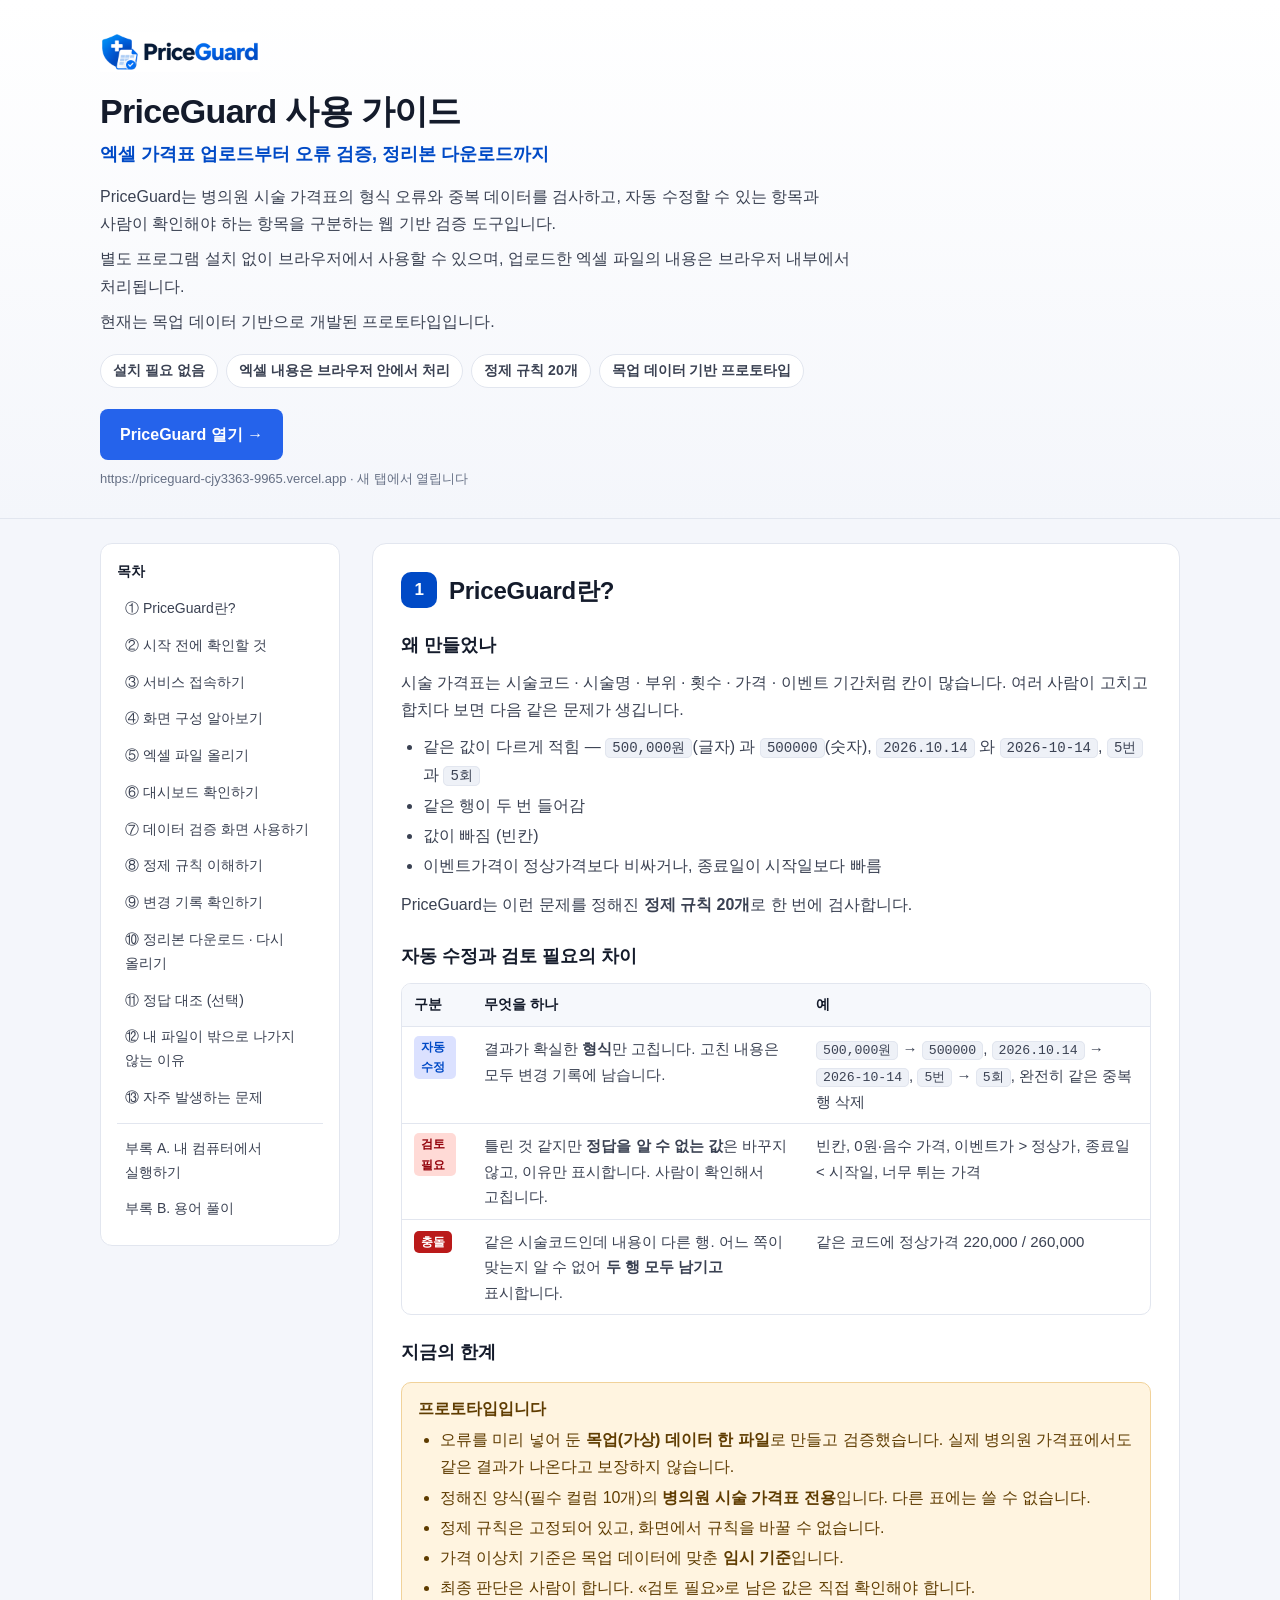
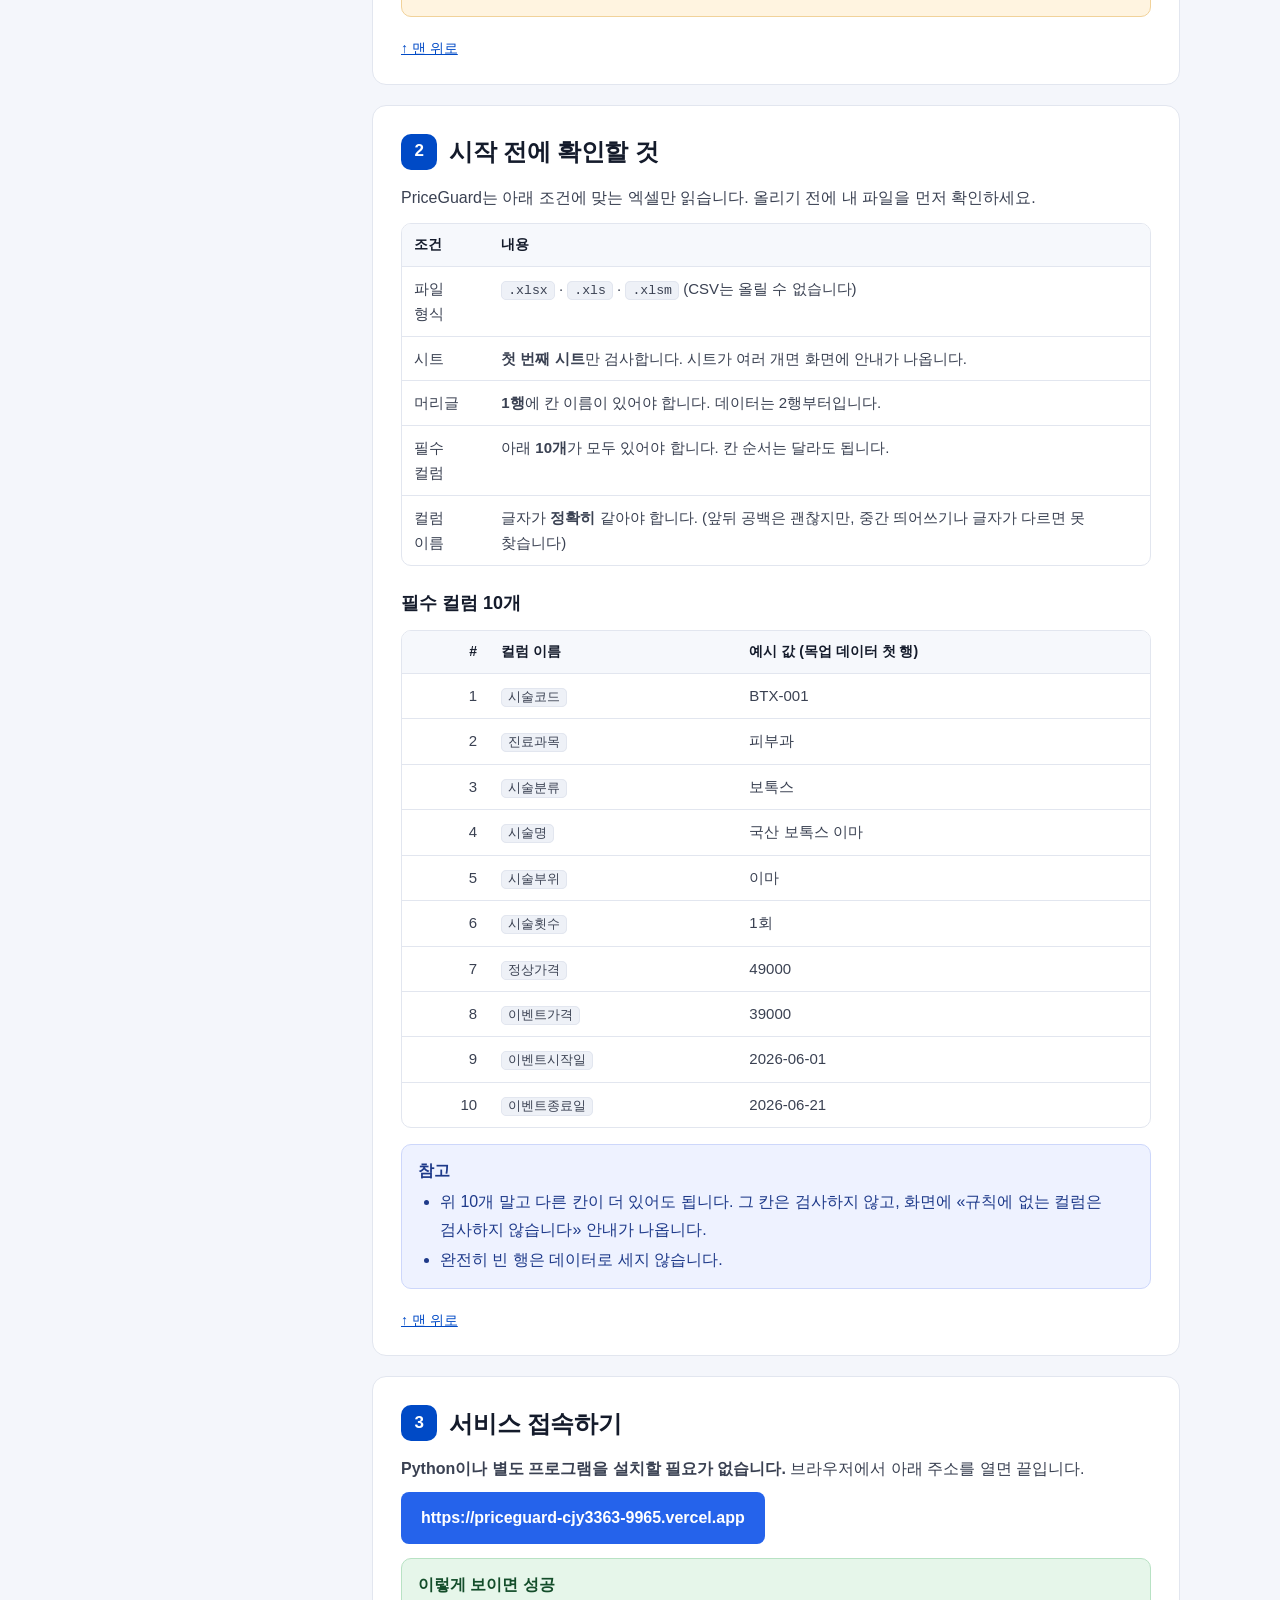
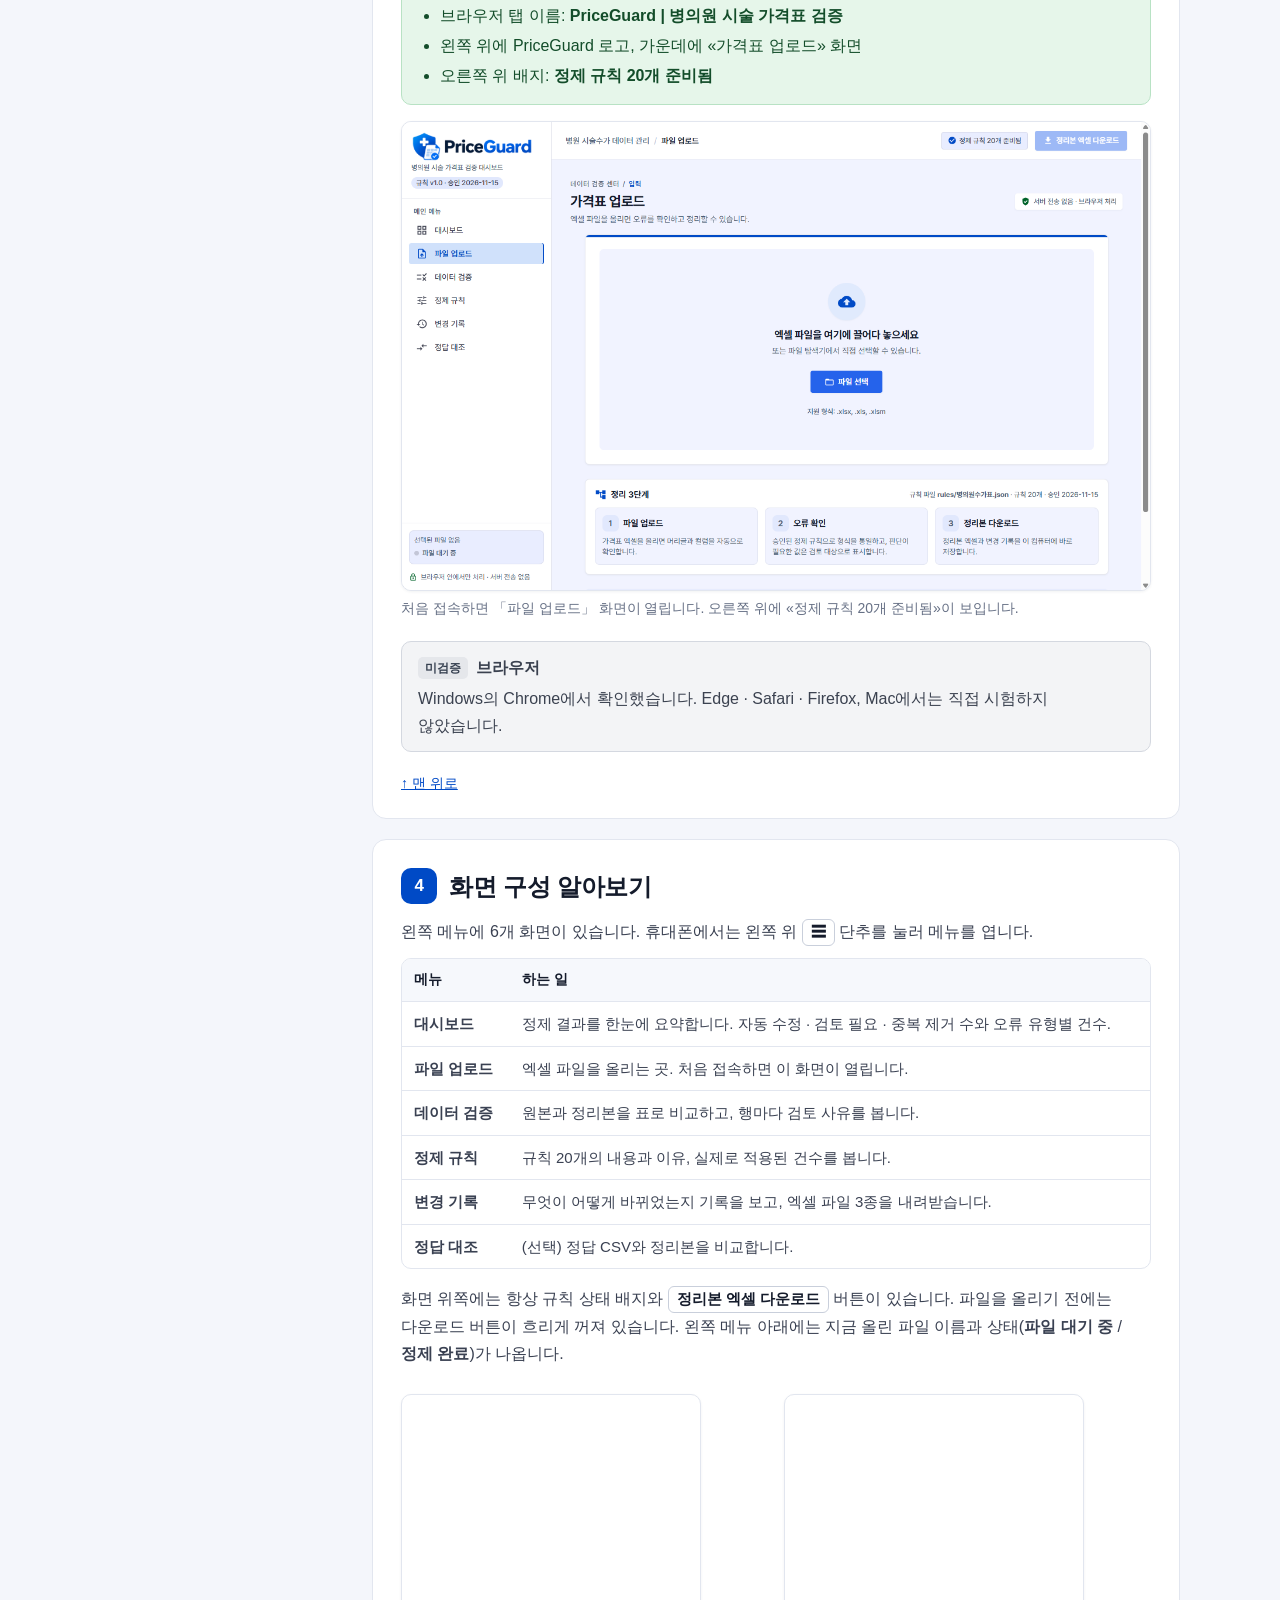
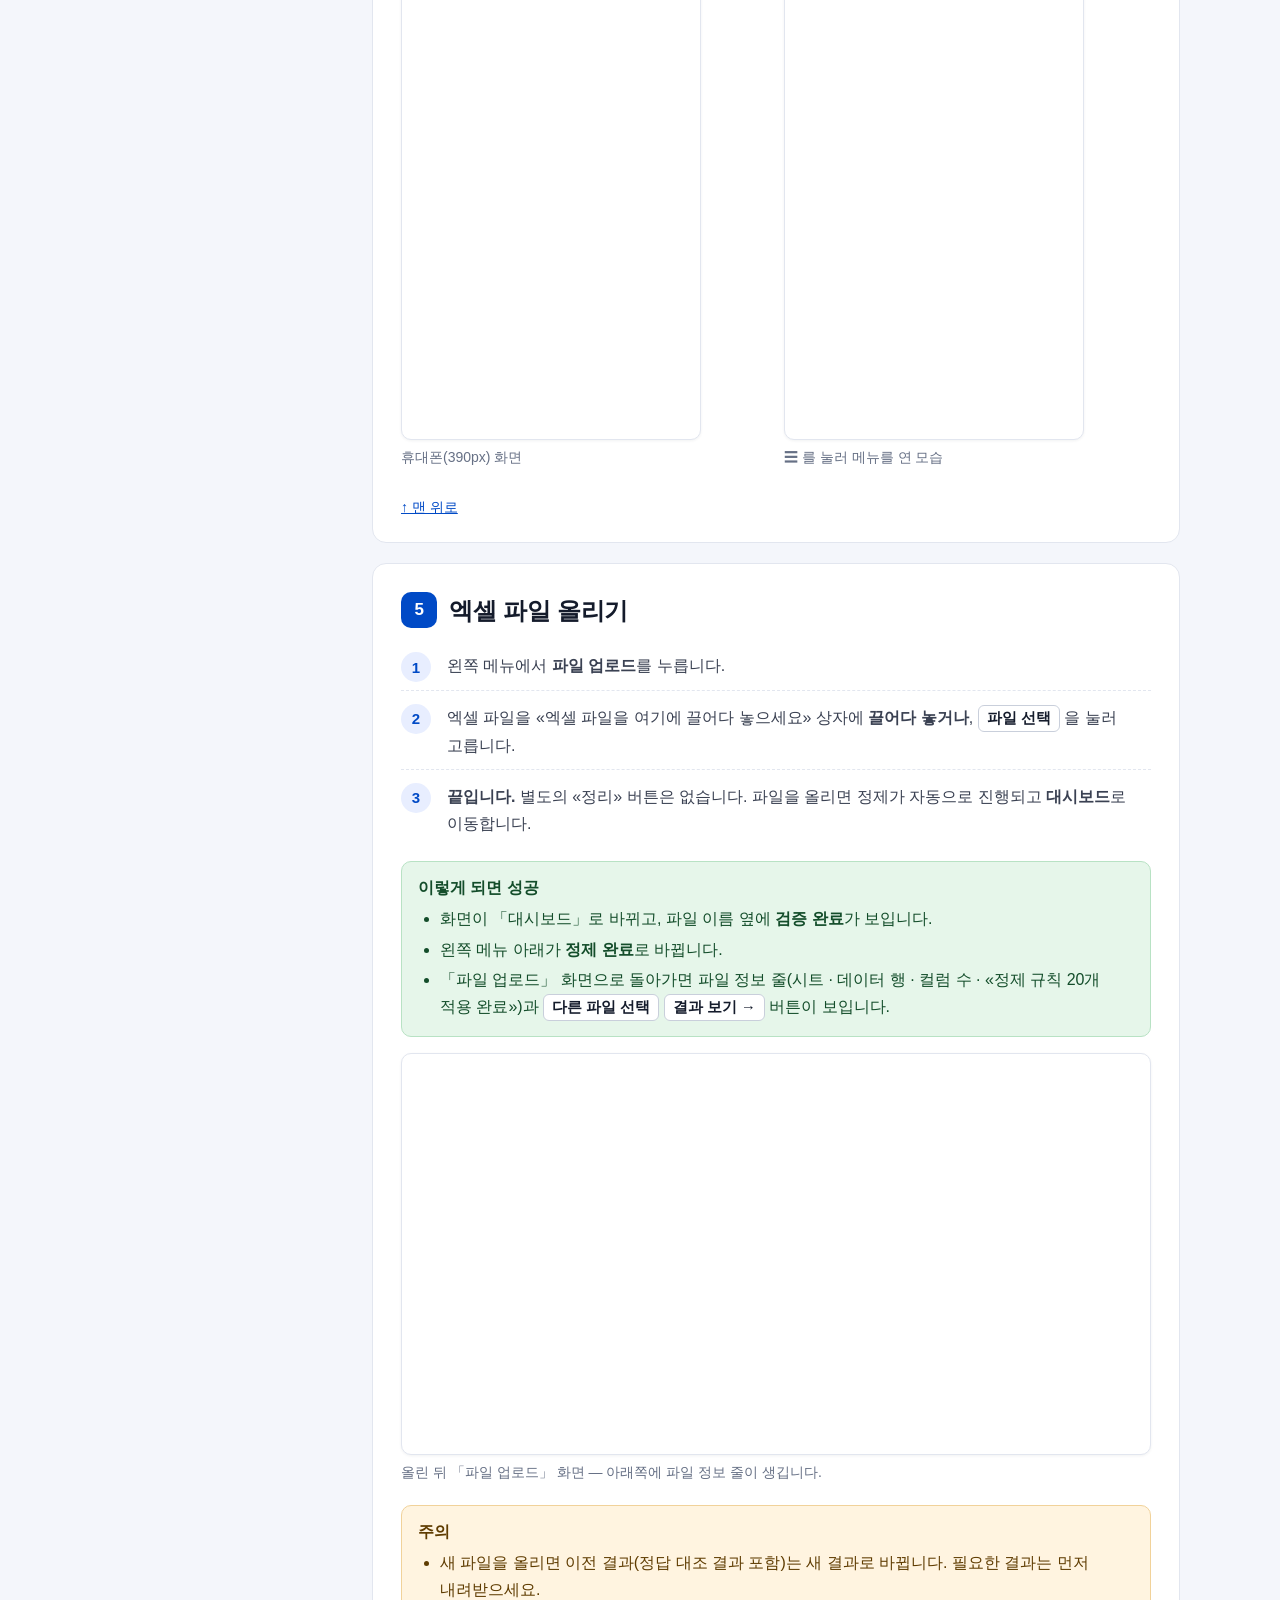
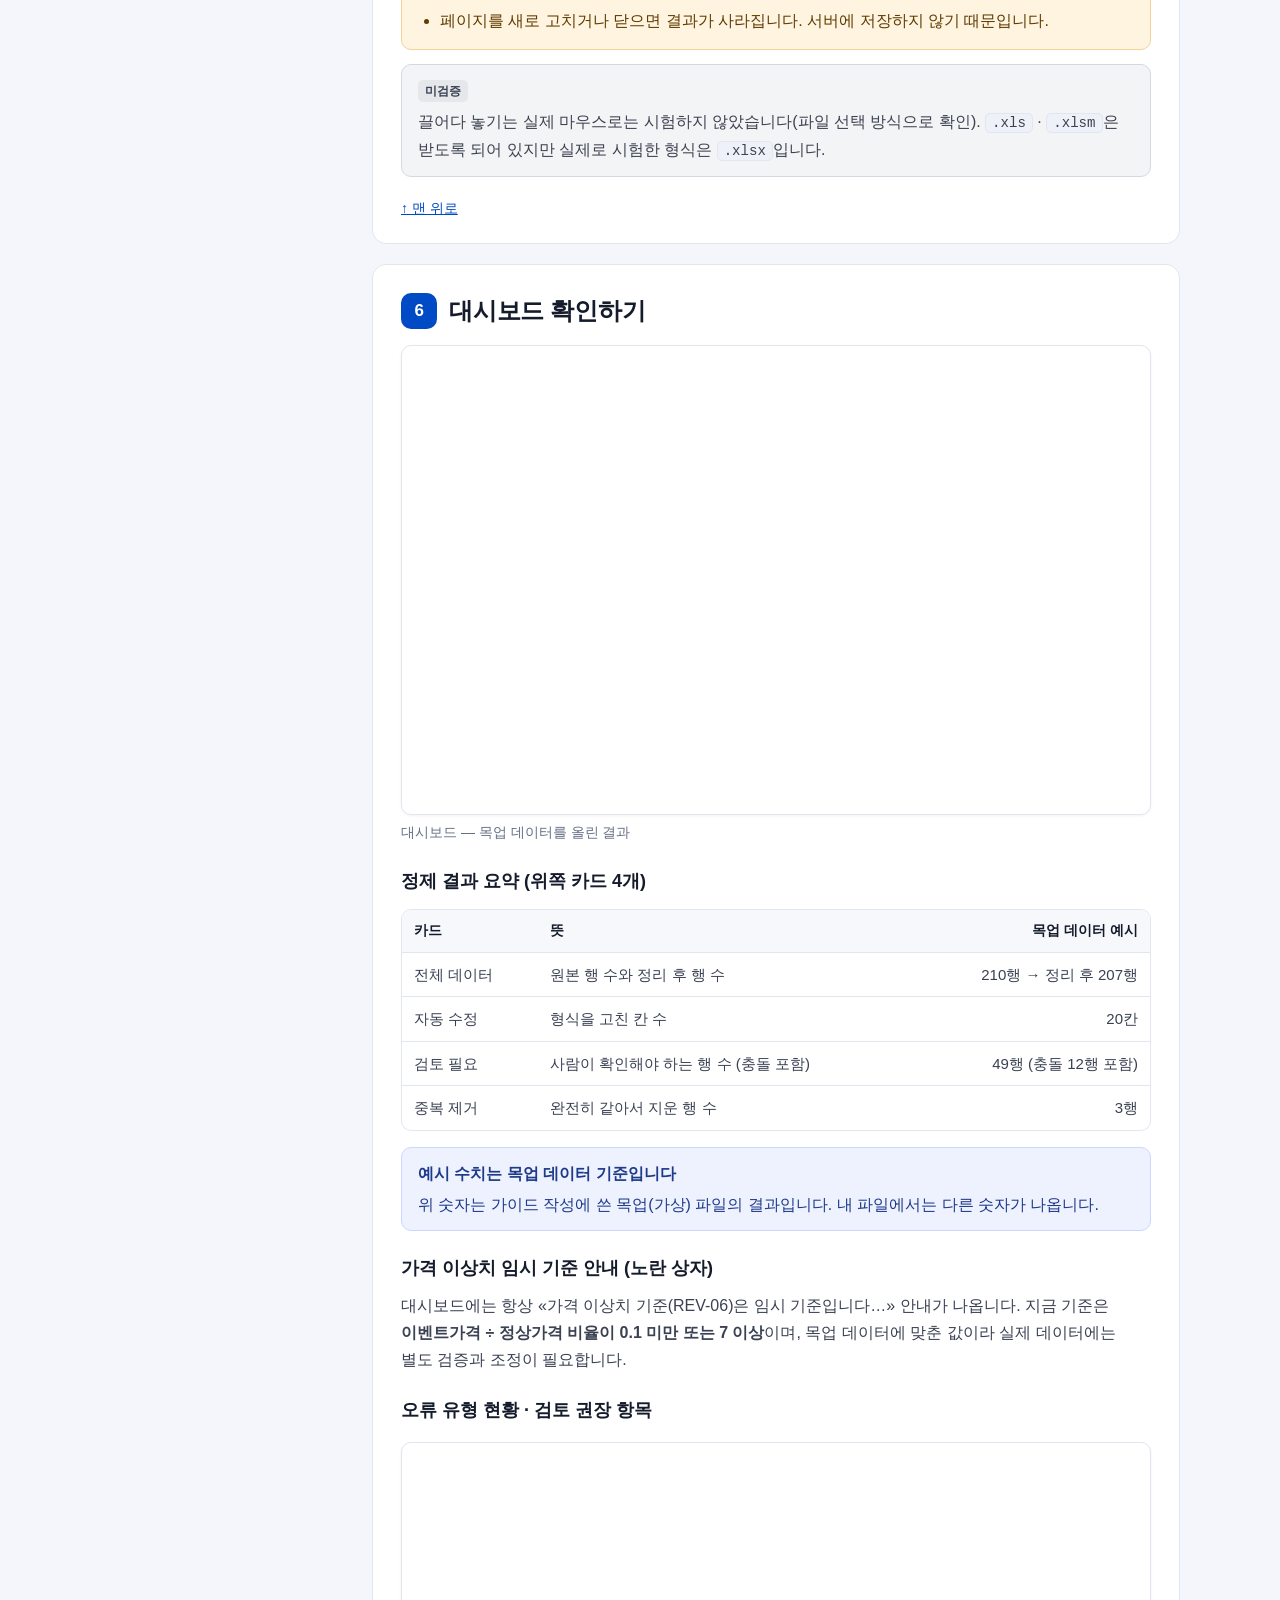
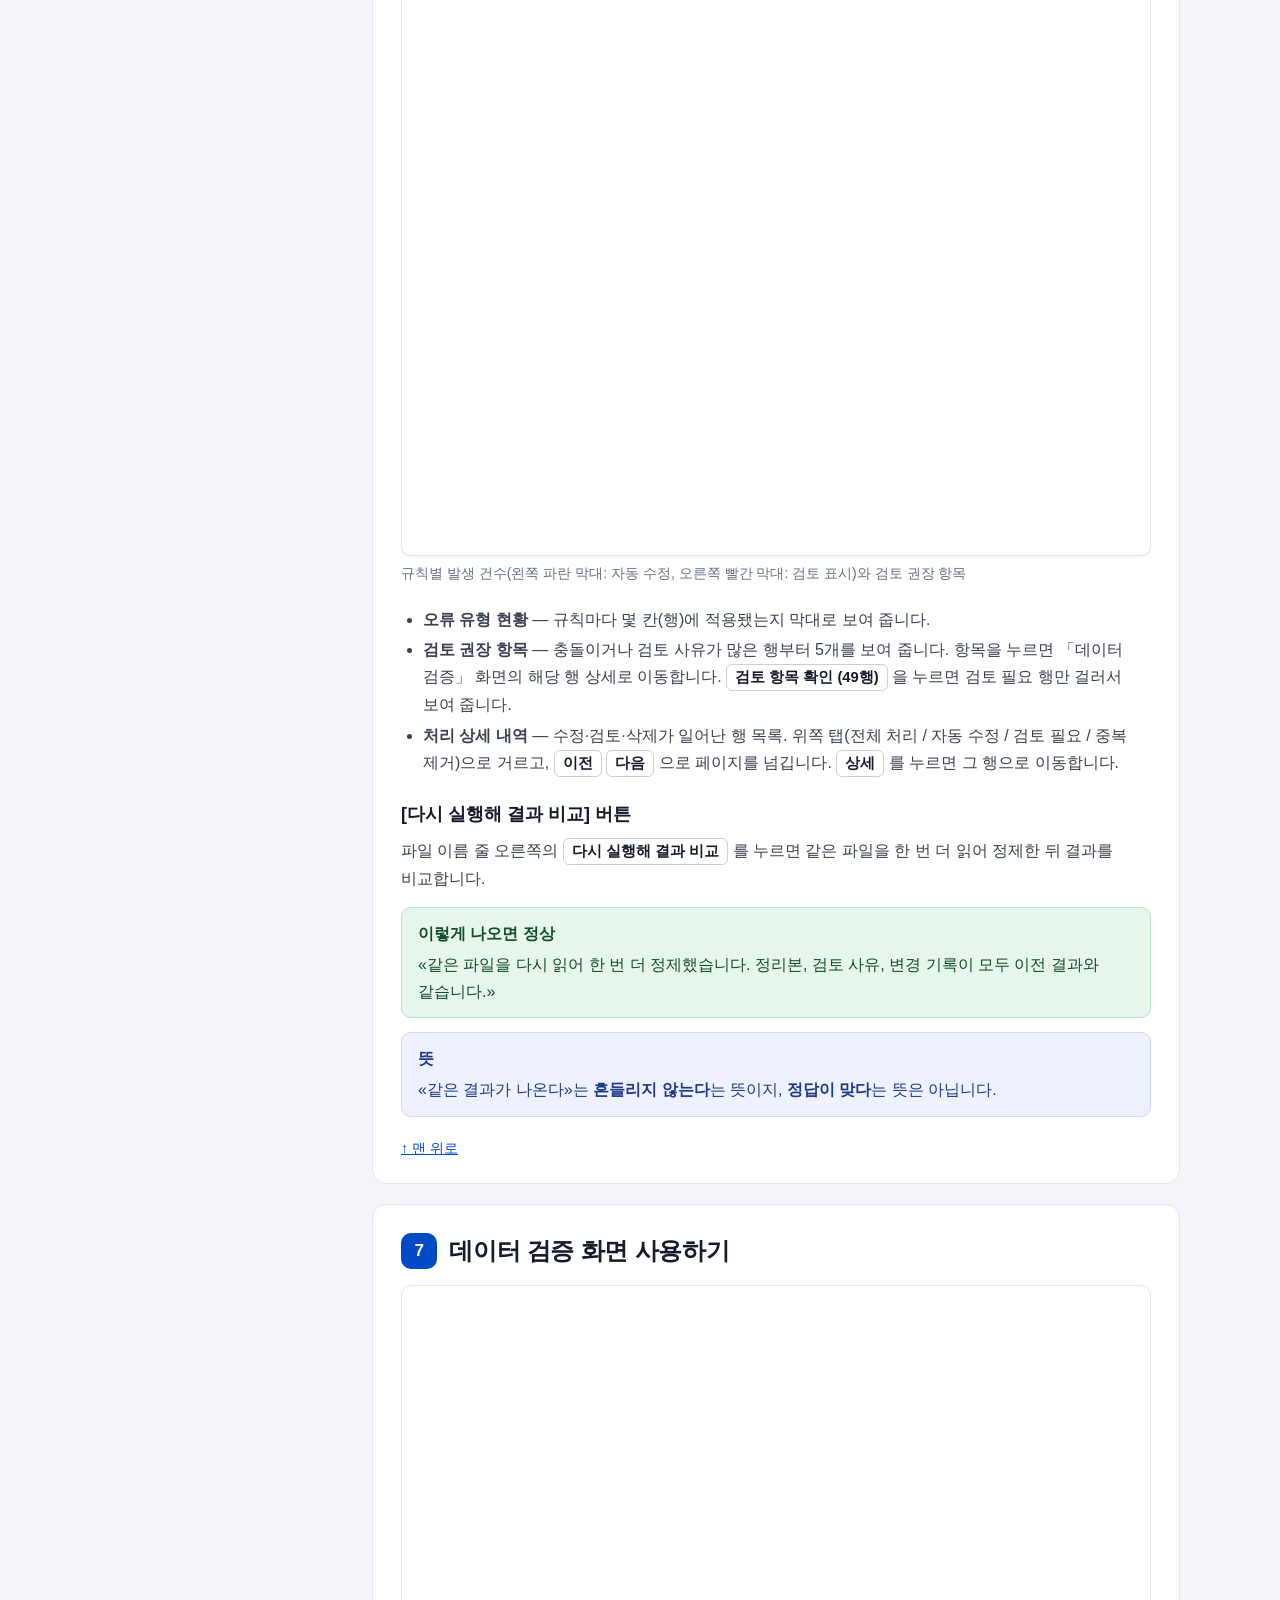
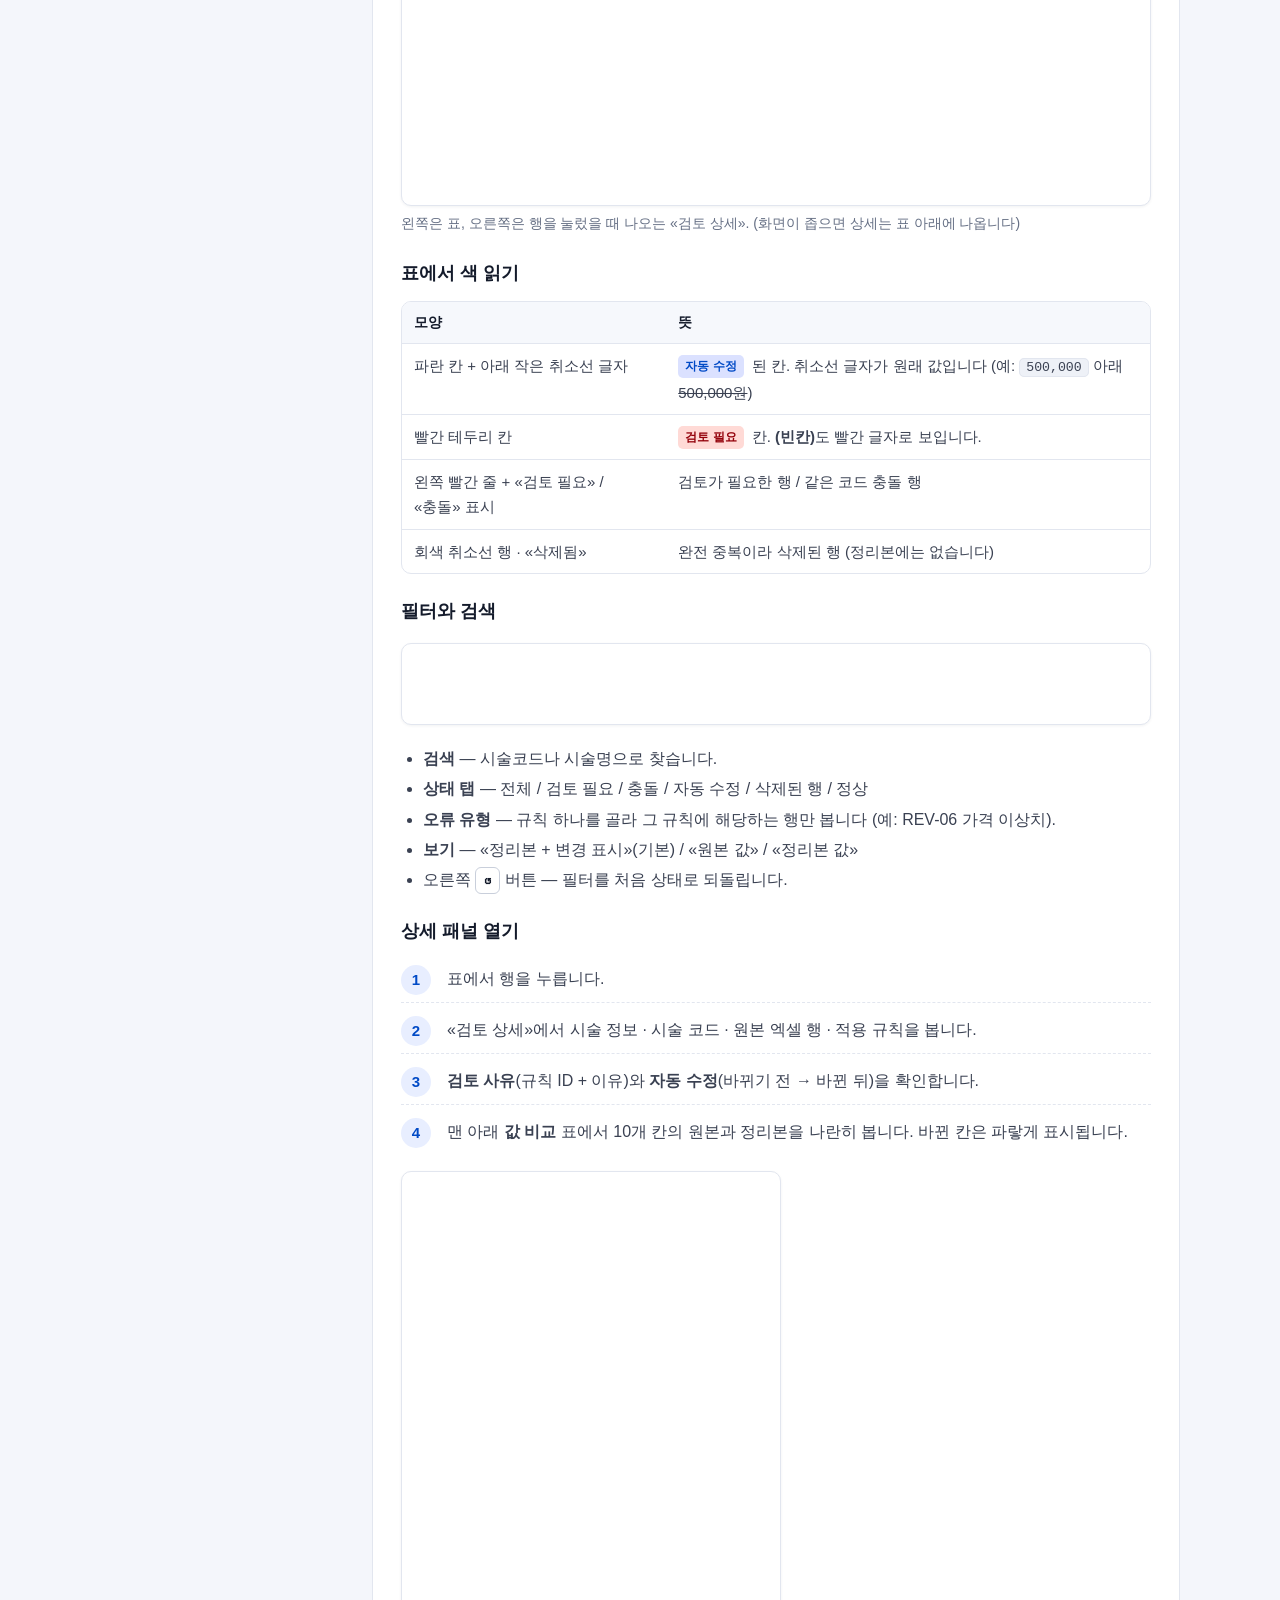
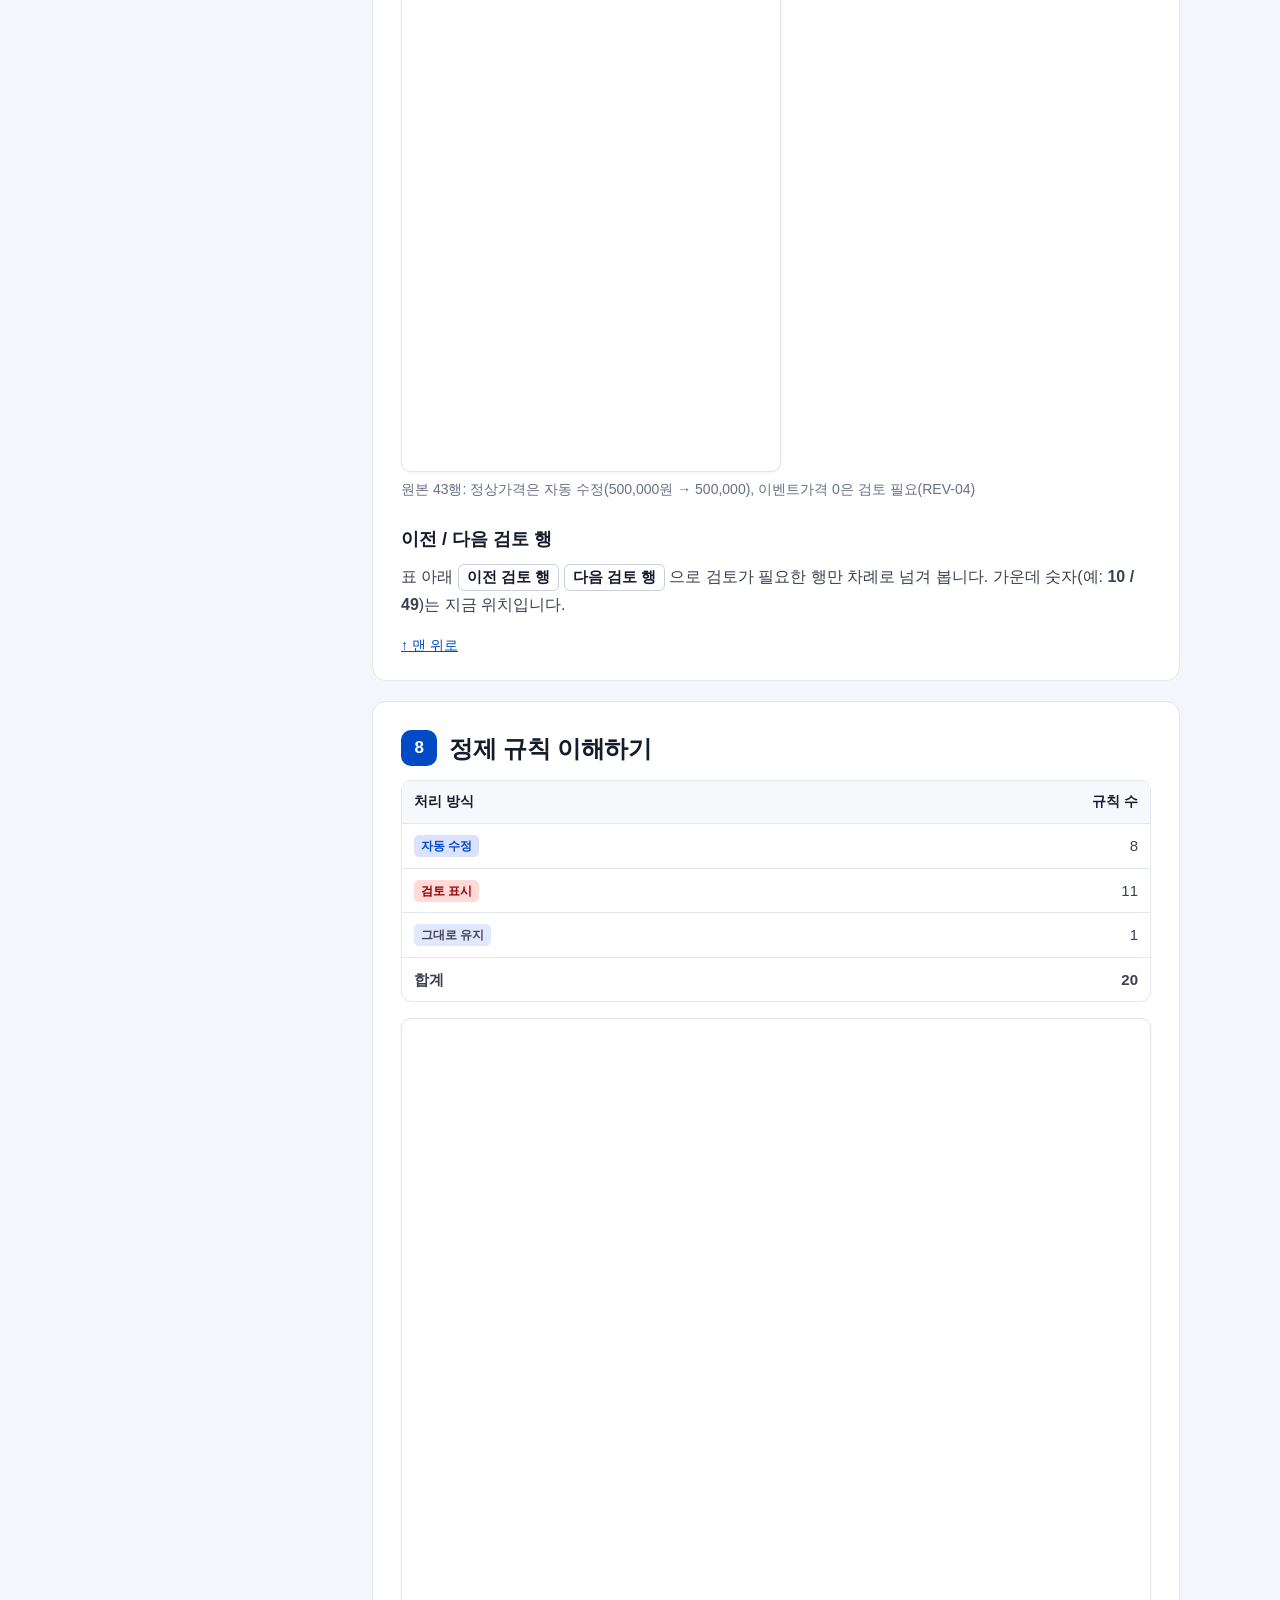
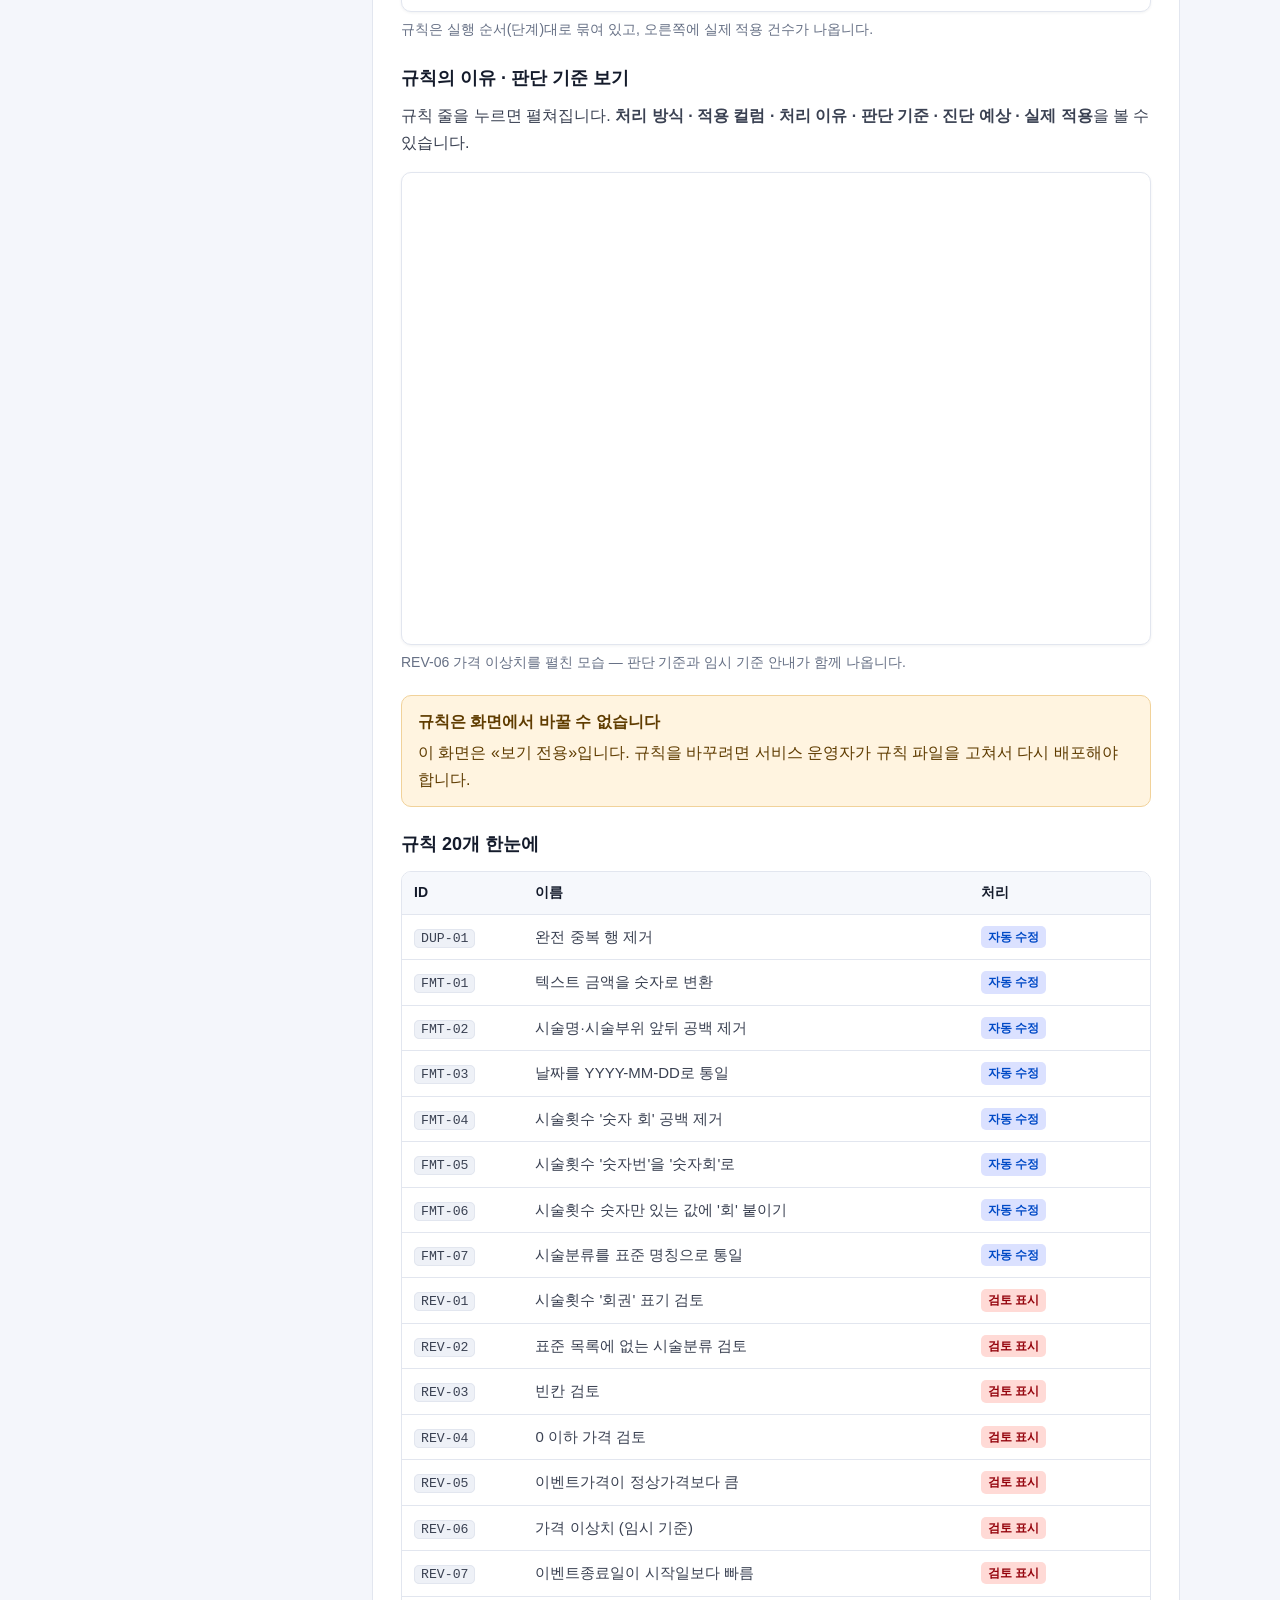
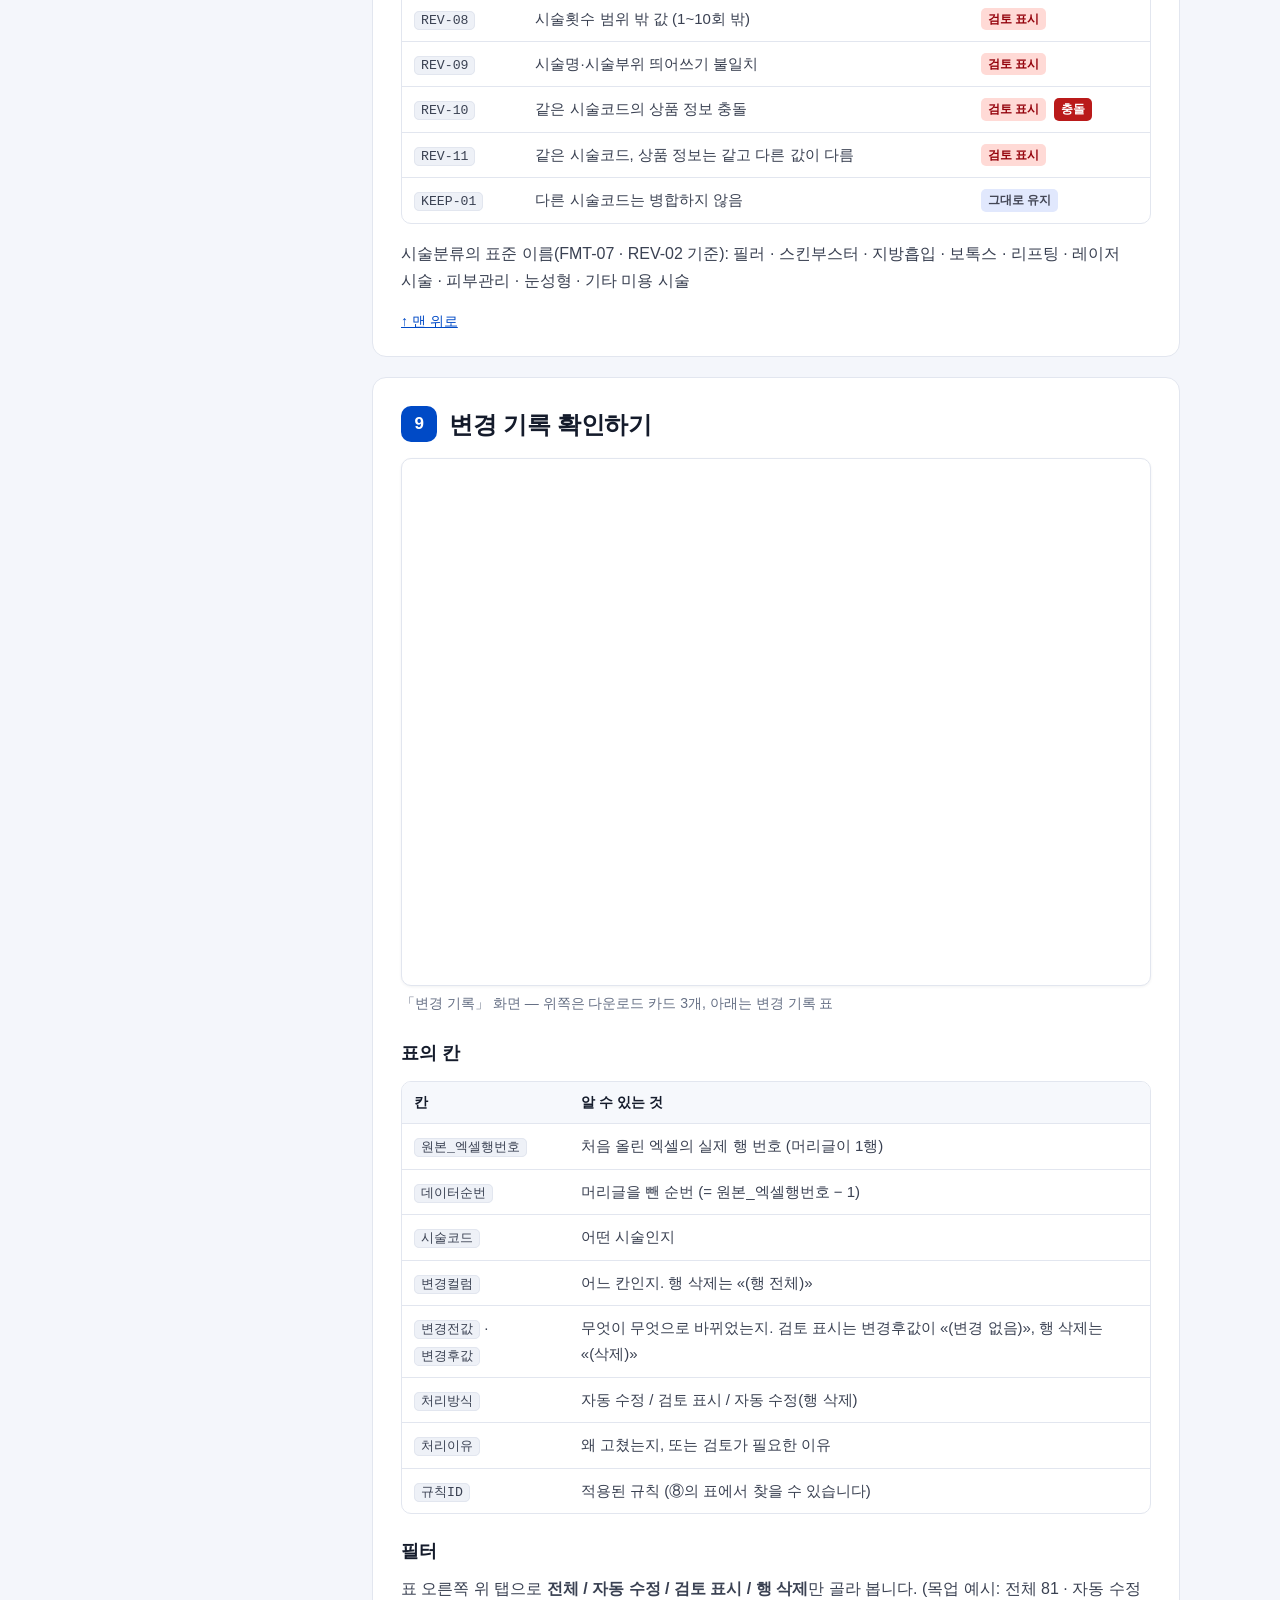
<file: guide/priceguard/index.html>
<!doctype html>
<html lang="ko">
<head>
<meta charset="utf-8">
<meta name="viewport" content="width=device-width, initial-scale=1, viewport-fit=cover">
<meta http-equiv="Content-Security-Policy" content="default-src 'self'; img-src 'self'; style-src 'self'; script-src 'none'; object-src 'none'; base-uri 'none'; form-action 'none'">
<meta name="referrer" content="no-referrer">
<title>PriceGuard 사용 가이드</title>
<meta name="description" content="PriceGuard 사용 가이드 — 엑셀 가격표 업로드부터 오류 검증, 정리본 다운로드까지">
<link rel="icon" type="image/png" href="img/favicon.png">
<link rel="stylesheet" href="guide.css">
</head>
<body>

<header class="hero">
  <div class="hero-inner">
    <img class="logo" src="img/logo.png" alt="PriceGuard" width="160" height="40">
    <h1>PriceGuard 사용 가이드</h1>
    <p class="subtitle">엑셀 가격표 업로드부터 오류 검증, 정리본 다운로드까지</p>
    <p>PriceGuard는 병의원 시술 가격표의 형식 오류와 중복 데이터를 검사하고, 자동 수정할 수 있는 항목과 사람이 확인해야 하는 항목을 구분하는 웹 기반 검증 도구입니다.</p>
    <p>별도 프로그램 설치 없이 브라우저에서 사용할 수 있으며, 업로드한 엑셀 파일의 내용은 브라우저 내부에서 처리됩니다.</p>
    <p>현재는 목업 데이터 기반으로 개발된 프로토타입입니다.</p>
    <ul class="chips">
      <li>설치 필요 없음</li>
      <li>엑셀 내용은 브라우저 안에서 처리</li>
      <li>정제 규칙 20개</li>
      <li>목업 데이터 기반 프로토타입</li>
    </ul>
    <a class="cta" href="https://priceguard-cjy3363-9965.vercel.app" target="_blank" rel="noopener">PriceGuard 열기 →</a>
    <span class="cta-sub">https://priceguard-cjy3363-9965.vercel.app · 새 탭에서 열립니다</span>
  </div>
</header>

<div class="layout">
  <nav class="toc" aria-label="목차">
    <strong>목차</strong>
    <ol>
      <li><a href="#s1">① PriceGuard란?</a></li>
      <li><a href="#s2">② 시작 전에 확인할 것</a></li>
      <li><a href="#s3">③ 서비스 접속하기</a></li>
      <li><a href="#s4">④ 화면 구성 알아보기</a></li>
      <li><a href="#s5">⑤ 엑셀 파일 올리기</a></li>
      <li><a href="#s6">⑥ 대시보드 확인하기</a></li>
      <li><a href="#s7">⑦ 데이터 검증 화면 사용하기</a></li>
      <li><a href="#s8">⑧ 정제 규칙 이해하기</a></li>
      <li><a href="#s9">⑨ 변경 기록 확인하기</a></li>
      <li><a href="#s10">⑩ 정리본 다운로드 · 다시 올리기</a></li>
      <li><a href="#s11">⑪ 정답 대조 (선택)</a></li>
      <li><a href="#s12">⑫ 내 파일이 밖으로 나가지 않는 이유</a></li>
      <li><a href="#s13">⑬ 자주 발생하는 문제</a></li>
      <li class="sep" aria-hidden="true"></li>
      <li><a href="#appA">부록 A. 내 컴퓨터에서 실행하기</a></li>
      <li><a href="#appB">부록 B. 용어 풀이</a></li>
    </ol>
  </nav>

  <main>

  <!-- ① -->
  <section class="step" id="s1">
    <h2><span class="num">1</span>PriceGuard란?</h2>
    <h3>왜 만들었나</h3>
    <p>시술 가격표는 시술코드 · 시술명 · 부위 · 횟수 · 가격 · 이벤트 기간처럼 칸이 많습니다. 여러 사람이 고치고 합치다 보면 다음 같은 문제가 생깁니다.</p>
    <ul>
      <li>같은 값이 다르게 적힘 — <code>500,000원</code>(글자) 과 <code>500000</code>(숫자), <code>2026.10.14</code> 와 <code>2026-10-14</code>, <code>5번</code> 과 <code>5회</code></li>
      <li>같은 행이 두 번 들어감</li>
      <li>값이 빠짐 (빈칸)</li>
      <li>이벤트가격이 정상가격보다 비싸거나, 종료일이 시작일보다 빠름</li>
    </ul>
    <p>PriceGuard는 이런 문제를 정해진 <b>정제 규칙 20개</b>로 한 번에 검사합니다.</p>

    <h3>자동 수정과 검토 필요의 차이</h3>
    <div class="table-wrap"><table>
      <tr><th>구분</th><th>무엇을 하나</th><th>예</th></tr>
      <tr><td><span class="tag auto">자동 수정</span></td><td>결과가 확실한 <b>형식</b>만 고칩니다. 고친 내용은 모두 변경 기록에 남습니다.</td><td><code>500,000원</code> → <code>500000</code>, <code>2026.10.14</code> → <code>2026-10-14</code>, <code>5번</code> → <code>5회</code>, 완전히 같은 중복 행 삭제</td></tr>
      <tr><td><span class="tag review">검토 필요</span></td><td>틀린 것 같지만 <b>정답을 알 수 없는 값</b>은 바꾸지 않고, 이유만 표시합니다. 사람이 확인해서 고칩니다.</td><td>빈칸, 0원·음수 가격, 이벤트가 &gt; 정상가, 종료일 &lt; 시작일, 너무 튀는 가격</td></tr>
      <tr><td><span class="tag conflict">충돌</span></td><td>같은 시술코드인데 내용이 다른 행. 어느 쪽이 맞는지 알 수 없어 <b>두 행 모두 남기고</b> 표시합니다.</td><td>같은 코드에 정상가격 220,000 / 260,000</td></tr>
    </table></div>

    <h3>지금의 한계</h3>
    <div class="box warn">
      <b>프로토타입입니다</b>
      <ul>
        <li>오류를 미리 넣어 둔 <b>목업(가상) 데이터 한 파일</b>로 만들고 검증했습니다. 실제 병의원 가격표에서도 같은 결과가 나온다고 보장하지 않습니다.</li>
        <li>정해진 양식(필수 컬럼 10개)의 <b>병의원 시술 가격표 전용</b>입니다. 다른 표에는 쓸 수 없습니다.</li>
        <li>정제 규칙은 고정되어 있고, 화면에서 규칙을 바꿀 수 없습니다.</li>
        <li>가격 이상치 기준은 목업 데이터에 맞춘 <b>임시 기준</b>입니다.</li>
        <li>최종 판단은 사람이 합니다. «검토 필요»로 남은 값은 직접 확인해야 합니다.</li>
      </ul>
    </div>
    <a class="back" href="#">↑ 맨 위로</a>
  </section>

  <!-- ② -->
  <section class="step" id="s2">
    <h2><span class="num">2</span>시작 전에 확인할 것</h2>
    <p>PriceGuard는 아래 조건에 맞는 엑셀만 읽습니다. 올리기 전에 내 파일을 먼저 확인하세요.</p>
    <div class="table-wrap"><table>
      <tr><th>조건</th><th>내용</th></tr>
      <tr><td>파일 형식</td><td><code>.xlsx</code> · <code>.xls</code> · <code>.xlsm</code> (CSV는 올릴 수 없습니다)</td></tr>
      <tr><td>시트</td><td><b>첫 번째 시트</b>만 검사합니다. 시트가 여러 개면 화면에 안내가 나옵니다.</td></tr>
      <tr><td>머리글</td><td><b>1행</b>에 칸 이름이 있어야 합니다. 데이터는 2행부터입니다.</td></tr>
      <tr><td>필수 컬럼</td><td>아래 <b>10개</b>가 모두 있어야 합니다. 칸 순서는 달라도 됩니다.</td></tr>
      <tr><td>컬럼 이름</td><td>글자가 <b>정확히</b> 같아야 합니다. (앞뒤 공백은 괜찮지만, 중간 띄어쓰기나 글자가 다르면 못 찾습니다)</td></tr>
    </table></div>

    <h3>필수 컬럼 10개</h3>
    <div class="table-wrap"><table>
      <tr><th class="n">#</th><th>컬럼 이름</th><th>예시 값 (목업 데이터 첫 행)</th></tr>
      <tr><td class="n">1</td><td><code>시술코드</code></td><td>BTX-001</td></tr>
      <tr><td class="n">2</td><td><code>진료과목</code></td><td>피부과</td></tr>
      <tr><td class="n">3</td><td><code>시술분류</code></td><td>보톡스</td></tr>
      <tr><td class="n">4</td><td><code>시술명</code></td><td>국산 보톡스 이마</td></tr>
      <tr><td class="n">5</td><td><code>시술부위</code></td><td>이마</td></tr>
      <tr><td class="n">6</td><td><code>시술횟수</code></td><td>1회</td></tr>
      <tr><td class="n">7</td><td><code>정상가격</code></td><td>49000</td></tr>
      <tr><td class="n">8</td><td><code>이벤트가격</code></td><td>39000</td></tr>
      <tr><td class="n">9</td><td><code>이벤트시작일</code></td><td>2026-06-01</td></tr>
      <tr><td class="n">10</td><td><code>이벤트종료일</code></td><td>2026-06-21</td></tr>
    </table></div>
    <div class="box note">
      <b>참고</b>
      <ul>
        <li>위 10개 말고 다른 칸이 더 있어도 됩니다. 그 칸은 검사하지 않고, 화면에 «규칙에 없는 컬럼은 검사하지 않습니다» 안내가 나옵니다.</li>
        <li>완전히 빈 행은 데이터로 세지 않습니다.</li>
      </ul>
    </div>
    <a class="back" href="#">↑ 맨 위로</a>
  </section>

  <!-- ③ -->
  <section class="step" id="s3">
    <h2><span class="num">3</span>서비스 접속하기</h2>
    <p><b>Python이나 별도 프로그램을 설치할 필요가 없습니다.</b> 브라우저에서 아래 주소를 열면 끝입니다.</p>
    <p><a class="cta" href="https://priceguard-cjy3363-9965.vercel.app" target="_blank" rel="noopener">https://priceguard-cjy3363-9965.vercel.app</a></p>
    <div class="box ok">
      <b>이렇게 보이면 성공</b>
      <ul>
        <li>브라우저 탭 이름: <b>PriceGuard | 병의원 시술 가격표 검증</b></li>
        <li>왼쪽 위에 PriceGuard 로고, 가운데에 «가격표 업로드» 화면</li>
        <li>오른쪽 위 배지: <b>정제 규칙 20개 준비됨</b></li>
      </ul>
    </div>
    <figure>
      <a href="img/01-upload.png" target="_blank" rel="noopener"><img src="img/01-upload.png" alt="처음 접속했을 때의 파일 업로드 화면" width="1280" height="800" loading="lazy"></a>
      <figcaption>처음 접속하면 「파일 업로드」 화면이 열립니다. 오른쪽 위에 «정제 규칙 20개 준비됨»이 보입니다.</figcaption>
    </figure>
    <div class="box unverified"><b><span class="tag unv">미검증</span> 브라우저</b>
      <p>Windows의 Chrome에서 확인했습니다. Edge · Safari · Firefox, Mac에서는 직접 시험하지 않았습니다.</p></div>
    <a class="back" href="#">↑ 맨 위로</a>
  </section>

  <!-- ④ -->
  <section class="step" id="s4">
    <h2><span class="num">4</span>화면 구성 알아보기</h2>
    <p>왼쪽 메뉴에 6개 화면이 있습니다. 휴대폰에서는 왼쪽 위 <span class="btn-name">☰</span> 단추를 눌러 메뉴를 엽니다.</p>
    <div class="table-wrap"><table>
      <tr><th>메뉴</th><th>하는 일</th></tr>
      <tr><td><b>대시보드</b></td><td>정제 결과를 한눈에 요약합니다. 자동 수정 · 검토 필요 · 중복 제거 수와 오류 유형별 건수.</td></tr>
      <tr><td><b>파일 업로드</b></td><td>엑셀 파일을 올리는 곳. 처음 접속하면 이 화면이 열립니다.</td></tr>
      <tr><td><b>데이터 검증</b></td><td>원본과 정리본을 표로 비교하고, 행마다 검토 사유를 봅니다.</td></tr>
      <tr><td><b>정제 규칙</b></td><td>규칙 20개의 내용과 이유, 실제로 적용된 건수를 봅니다.</td></tr>
      <tr><td><b>변경 기록</b></td><td>무엇이 어떻게 바뀌었는지 기록을 보고, 엑셀 파일 3종을 내려받습니다.</td></tr>
      <tr><td><b>정답 대조</b></td><td>(선택) 정답 CSV와 정리본을 비교합니다.</td></tr>
    </table></div>
    <p>화면 위쪽에는 항상 규칙 상태 배지와 <span class="btn-name">정리본 엑셀 다운로드</span> 버튼이 있습니다. 파일을 올리기 전에는 다운로드 버튼이 흐리게 꺼져 있습니다. 왼쪽 메뉴 아래에는 지금 올린 파일 이름과 상태(<b>파일 대기 중</b> / <b>정제 완료</b>)가 나옵니다.</p>
    <div class="fig-row">
      <figure class="phone">
        <a href="img/08-mobile.png" target="_blank" rel="noopener"><img src="img/08-mobile.png" alt="휴대폰 화면의 대시보드" width="780" height="1688" loading="lazy"></a>
        <figcaption>휴대폰(390px) 화면</figcaption>
      </figure>
      <figure class="phone">
        <a href="img/08b-mobile-menu.png" target="_blank" rel="noopener"><img src="img/08b-mobile-menu.png" alt="휴대폰에서 메뉴를 연 모습" width="780" height="1688" loading="lazy"></a>
        <figcaption>☰ 를 눌러 메뉴를 연 모습</figcaption>
      </figure>
    </div>
    <a class="back" href="#">↑ 맨 위로</a>
  </section>

  <!-- ⑤ -->
  <section class="step" id="s5">
    <h2><span class="num">5</span>엑셀 파일 올리기</h2>
    <ol class="steps">
      <li>왼쪽 메뉴에서 <b>파일 업로드</b>를 누릅니다.</li>
      <li>엑셀 파일을 «엑셀 파일을 여기에 끌어다 놓으세요» 상자에 <b>끌어다 놓거나</b>, <span class="btn-name">파일 선택</span> 을 눌러 고릅니다.</li>
      <li><b>끝입니다.</b> 별도의 «정리» 버튼은 없습니다. 파일을 올리면 정제가 자동으로 진행되고 <b>대시보드</b>로 이동합니다.</li>
    </ol>
    <div class="box ok">
      <b>이렇게 되면 성공</b>
      <ul>
        <li>화면이 「대시보드」로 바뀌고, 파일 이름 옆에 <b>검증 완료</b>가 보입니다.</li>
        <li>왼쪽 메뉴 아래가 <b>정제 완료</b>로 바뀝니다.</li>
        <li>「파일 업로드」 화면으로 돌아가면 파일 정보 줄(시트 · 데이터 행 · 컬럼 수 · «정제 규칙 20개 적용 완료»)과 <span class="btn-name">다른 파일 선택</span> <span class="btn-name">결과 보기 →</span> 버튼이 보입니다.</li>
      </ul>
    </div>
    <figure>
      <a href="img/02-upload-done.png" target="_blank" rel="noopener"><img src="img/02-upload-done.png" alt="파일을 올린 뒤 파일 정보 줄" width="912" height="488" loading="lazy"></a>
      <figcaption>올린 뒤 「파일 업로드」 화면 — 아래쪽에 파일 정보 줄이 생깁니다.</figcaption>
    </figure>
    <div class="box warn"><b>주의</b>
      <ul>
        <li>새 파일을 올리면 이전 결과(정답 대조 결과 포함)는 새 결과로 바뀝니다. 필요한 결과는 먼저 내려받으세요.</li>
        <li>페이지를 새로 고치거나 닫으면 결과가 사라집니다. 서버에 저장하지 않기 때문입니다.</li>
      </ul></div>
    <div class="box unverified"><b><span class="tag unv">미검증</span></b>
      <p>끌어다 놓기는 실제 마우스로는 시험하지 않았습니다(파일 선택 방식으로 확인). <code>.xls</code> · <code>.xlsm</code>은 받도록 되어 있지만 실제로 시험한 형식은 <code>.xlsx</code>입니다.</p></div>
    <a class="back" href="#">↑ 맨 위로</a>
  </section>

  <!-- ⑥ -->
  <section class="step" id="s6">
    <h2><span class="num">6</span>대시보드 확인하기</h2>
    <figure>
      <a href="img/03-dashboard.png" target="_blank" rel="noopener"><img src="img/03-dashboard.png" alt="대시보드 화면" width="1280" height="800" loading="lazy"></a>
      <figcaption>대시보드 — 목업 데이터를 올린 결과</figcaption>
    </figure>
    <h3>정제 결과 요약 (위쪽 카드 4개)</h3>
    <div class="table-wrap"><table>
      <tr><th>카드</th><th>뜻</th><th class="n">목업 데이터 예시</th></tr>
      <tr><td>전체 데이터</td><td>원본 행 수와 정리 후 행 수</td><td class="n">210행 → 정리 후 207행</td></tr>
      <tr><td>자동 수정</td><td>형식을 고친 칸 수</td><td class="n">20칸</td></tr>
      <tr><td>검토 필요</td><td>사람이 확인해야 하는 행 수 (충돌 포함)</td><td class="n">49행 (충돌 12행 포함)</td></tr>
      <tr><td>중복 제거</td><td>완전히 같아서 지운 행 수</td><td class="n">3행</td></tr>
    </table></div>
    <div class="box note"><b>예시 수치는 목업 데이터 기준입니다</b><p>위 숫자는 가이드 작성에 쓴 목업(가상) 파일의 결과입니다. 내 파일에서는 다른 숫자가 나옵니다.</p></div>

    <h3>가격 이상치 임시 기준 안내 (노란 상자)</h3>
    <p>대시보드에는 항상 «가격 이상치 기준(REV-06)은 임시 기준입니다…» 안내가 나옵니다. 지금 기준은 <b>이벤트가격 ÷ 정상가격 비율이 0.1 미만 또는 7 이상</b>이며, 목업 데이터에 맞춘 값이라 실제 데이터에는 별도 검증과 조정이 필요합니다.</p>

    <h3>오류 유형 현황 · 검토 권장 항목</h3>
    <figure>
      <a href="img/03b-dashboard-types.png" target="_blank" rel="noopener"><img src="img/03b-dashboard-types.png" alt="오류 유형 현황과 검토 권장 항목" width="945" height="900" loading="lazy"></a>
      <figcaption>규칙별 발생 건수(왼쪽 파란 막대: 자동 수정, 오른쪽 빨간 막대: 검토 표시)와 검토 권장 항목</figcaption>
    </figure>
    <ul>
      <li><b>오류 유형 현황</b> — 규칙마다 몇 칸(행)에 적용됐는지 막대로 보여 줍니다.</li>
      <li><b>검토 권장 항목</b> — 충돌이거나 검토 사유가 많은 행부터 5개를 보여 줍니다. 항목을 누르면 「데이터 검증」 화면의 해당 행 상세로 이동합니다. <span class="btn-name">검토 항목 확인 (49행)</span> 을 누르면 검토 필요 행만 걸러서 보여 줍니다.</li>
      <li><b>처리 상세 내역</b> — 수정·검토·삭제가 일어난 행 목록. 위쪽 탭(전체 처리 / 자동 수정 / 검토 필요 / 중복 제거)으로 거르고, <span class="btn-name">이전</span> <span class="btn-name">다음</span> 으로 페이지를 넘깁니다. <span class="btn-name">상세</span> 를 누르면 그 행으로 이동합니다.</li>
    </ul>

    <h3>[다시 실행해 결과 비교] 버튼</h3>
    <p>파일 이름 줄 오른쪽의 <span class="btn-name">다시 실행해 결과 비교</span> 를 누르면 같은 파일을 한 번 더 읽어 정제한 뒤 결과를 비교합니다.</p>
    <div class="box ok"><b>이렇게 나오면 정상</b><p>«같은 파일을 다시 읽어 한 번 더 정제했습니다. 정리본, 검토 사유, 변경 기록이 모두 이전 결과와 같습니다.»</p></div>
    <div class="box note"><b>뜻</b><p>«같은 결과가 나온다»는 <b>흔들리지 않는다</b>는 뜻이지, <b>정답이 맞다</b>는 뜻은 아닙니다.</p></div>
    <a class="back" href="#">↑ 맨 위로</a>
  </section>

  <!-- ⑦ -->
  <section class="step" id="s7">
    <h2><span class="num">7</span>데이터 검증 화면 사용하기</h2>
    <figure>
      <a href="img/04-validation.png" target="_blank" rel="noopener"><img src="img/04-validation.png" alt="데이터 검증 화면 — 표와 검토 상세 패널" width="1440" height="1000" loading="lazy"></a>
      <figcaption>왼쪽은 표, 오른쪽은 행을 눌렀을 때 나오는 «검토 상세». (화면이 좁으면 상세는 표 아래에 나옵니다)</figcaption>
    </figure>

    <h3>표에서 색 읽기</h3>
    <div class="table-wrap"><table>
      <tr><th>모양</th><th>뜻</th></tr>
      <tr><td>파란 칸 + 아래 작은 취소선 글자</td><td><span class="tag auto">자동 수정</span> 된 칸. 취소선 글자가 원래 값입니다 (예: <code>500,000</code> 아래 <s>500,000원</s>)</td></tr>
      <tr><td>빨간 테두리 칸</td><td><span class="tag review">검토 필요</span> 칸. <b>(빈칸)</b>도 빨간 글자로 보입니다.</td></tr>
      <tr><td>왼쪽 빨간 줄 + «검토 필요» / «충돌» 표시</td><td>검토가 필요한 행 / 같은 코드 충돌 행</td></tr>
      <tr><td>회색 취소선 행 · «삭제됨»</td><td>완전 중복이라 삭제된 행 (정리본에는 없습니다)</td></tr>
    </table></div>

    <h3>필터와 검색</h3>
    <figure>
      <a href="img/04c-filters.png" target="_blank" rel="noopener"><img src="img/04c-filters.png" alt="데이터 검증 필터 막대" width="1117" height="120" loading="lazy"></a>
    </figure>
    <ul>
      <li><b>검색</b> — 시술코드나 시술명으로 찾습니다.</li>
      <li><b>상태 탭</b> — 전체 / 검토 필요 / 충돌 / 자동 수정 / 삭제된 행 / 정상</li>
      <li><b>오류 유형</b> — 규칙 하나를 골라 그 규칙에 해당하는 행만 봅니다 (예: REV-06 가격 이상치).</li>
      <li><b>보기</b> — «정리본 + 변경 표시»(기본) / «원본 값» / «정리본 값»</li>
      <li>오른쪽 <span class="btn-name">↺</span> 버튼 — 필터를 처음 상태로 되돌립니다.</li>
    </ul>

    <h3>상세 패널 열기</h3>
    <ol class="steps">
      <li>표에서 행을 누릅니다.</li>
      <li>«검토 상세»에서 시술 정보 · 시술 코드 · 원본 엑셀 행 · 적용 규칙을 봅니다.</li>
      <li><b>검토 사유</b>(규칙 ID + 이유)와 <b>자동 수정</b>(바뀌기 전 → 바뀐 뒤)을 확인합니다.</li>
      <li>맨 아래 <b>값 비교</b> 표에서 10개 칸의 원본과 정리본을 나란히 봅니다. 바뀐 칸은 파랗게 표시됩니다.</li>
    </ol>
    <figure class="narrow">
      <a href="img/04b-detail.png" target="_blank" rel="noopener"><img src="img/04b-detail.png" alt="검토 상세 패널" width="375" height="892" loading="lazy"></a>
      <figcaption>원본 43행: 정상가격은 자동 수정(500,000원 → 500,000), 이벤트가격 0은 검토 필요(REV-04)</figcaption>
    </figure>

    <h3>이전 / 다음 검토 행</h3>
    <p>표 아래 <span class="btn-name">이전 검토 행</span> <span class="btn-name">다음 검토 행</span> 으로 검토가 필요한 행만 차례로 넘겨 봅니다. 가운데 숫자(예: <b>10 / 49</b>)는 지금 위치입니다.</p>
    <a class="back" href="#">↑ 맨 위로</a>
  </section>

  <!-- ⑧ -->
  <section class="step" id="s8">
    <h2><span class="num">8</span>정제 규칙 이해하기</h2>
    <div class="table-wrap"><table>
      <tr><th>처리 방식</th><th class="n">규칙 수</th></tr>
      <tr><td><span class="tag auto">자동 수정</span></td><td class="n">8</td></tr>
      <tr><td><span class="tag review">검토 표시</span></td><td class="n">11</td></tr>
      <tr><td><span class="tag keep">그대로 유지</span></td><td class="n">1</td></tr>
      <tr><td><b>합계</b></td><td class="n"><b>20</b></td></tr>
    </table></div>
    <figure>
      <a href="img/05-rules-list.png" target="_blank" rel="noopener"><img src="img/05-rules-list.png" alt="정제 규칙 목록" width="961" height="760" loading="lazy"></a>
      <figcaption>규칙은 실행 순서(단계)대로 묶여 있고, 오른쪽에 실제 적용 건수가 나옵니다.</figcaption>
    </figure>
    <h3>규칙의 이유 · 판단 기준 보기</h3>
    <p>규칙 줄을 누르면 펼쳐집니다. <b>처리 방식 · 적용 컬럼 · 처리 이유 · 판단 기준 · 진단 예상 · 실제 적용</b>을 볼 수 있습니다.</p>
    <figure>
      <a href="img/05b-rules-detail.png" target="_blank" rel="noopener"><img src="img/05b-rules-detail.png" alt="REV-06 가격 이상치 규칙을 펼친 모습" width="961" height="605" loading="lazy"></a>
      <figcaption>REV-06 가격 이상치를 펼친 모습 — 판단 기준과 임시 기준 안내가 함께 나옵니다.</figcaption>
    </figure>
    <div class="box warn"><b>규칙은 화면에서 바꿀 수 없습니다</b><p>이 화면은 «보기 전용»입니다. 규칙을 바꾸려면 서비스 운영자가 규칙 파일을 고쳐서 다시 배포해야 합니다.</p></div>

    <h3>규칙 20개 한눈에</h3>
    <div class="table-wrap"><table>
      <tr><th>ID</th><th>이름</th><th>처리</th></tr>
      <tr><td><code>DUP-01</code></td><td>완전 중복 행 제거</td><td><span class="tag auto">자동 수정</span></td></tr>
      <tr><td><code>FMT-01</code></td><td>텍스트 금액을 숫자로 변환</td><td><span class="tag auto">자동 수정</span></td></tr>
      <tr><td><code>FMT-02</code></td><td>시술명·시술부위 앞뒤 공백 제거</td><td><span class="tag auto">자동 수정</span></td></tr>
      <tr><td><code>FMT-03</code></td><td>날짜를 YYYY-MM-DD로 통일</td><td><span class="tag auto">자동 수정</span></td></tr>
      <tr><td><code>FMT-04</code></td><td>시술횟수 '숫자 회' 공백 제거</td><td><span class="tag auto">자동 수정</span></td></tr>
      <tr><td><code>FMT-05</code></td><td>시술횟수 '숫자번'을 '숫자회'로</td><td><span class="tag auto">자동 수정</span></td></tr>
      <tr><td><code>FMT-06</code></td><td>시술횟수 숫자만 있는 값에 '회' 붙이기</td><td><span class="tag auto">자동 수정</span></td></tr>
      <tr><td><code>FMT-07</code></td><td>시술분류를 표준 명칭으로 통일</td><td><span class="tag auto">자동 수정</span></td></tr>
      <tr><td><code>REV-01</code></td><td>시술횟수 '회권' 표기 검토</td><td><span class="tag review">검토 표시</span></td></tr>
      <tr><td><code>REV-02</code></td><td>표준 목록에 없는 시술분류 검토</td><td><span class="tag review">검토 표시</span></td></tr>
      <tr><td><code>REV-03</code></td><td>빈칸 검토</td><td><span class="tag review">검토 표시</span></td></tr>
      <tr><td><code>REV-04</code></td><td>0 이하 가격 검토</td><td><span class="tag review">검토 표시</span></td></tr>
      <tr><td><code>REV-05</code></td><td>이벤트가격이 정상가격보다 큼</td><td><span class="tag review">검토 표시</span></td></tr>
      <tr><td><code>REV-06</code></td><td>가격 이상치 (임시 기준)</td><td><span class="tag review">검토 표시</span></td></tr>
      <tr><td><code>REV-07</code></td><td>이벤트종료일이 시작일보다 빠름</td><td><span class="tag review">검토 표시</span></td></tr>
      <tr><td><code>REV-08</code></td><td>시술횟수 범위 밖 값 (1~10회 밖)</td><td><span class="tag review">검토 표시</span></td></tr>
      <tr><td><code>REV-09</code></td><td>시술명·시술부위 띄어쓰기 불일치</td><td><span class="tag review">검토 표시</span></td></tr>
      <tr><td><code>REV-10</code></td><td>같은 시술코드의 상품 정보 충돌</td><td><span class="tag review">검토 표시</span> <span class="tag conflict">충돌</span></td></tr>
      <tr><td><code>REV-11</code></td><td>같은 시술코드, 상품 정보는 같고 다른 값이 다름</td><td><span class="tag review">검토 표시</span></td></tr>
      <tr><td><code>KEEP-01</code></td><td>다른 시술코드는 병합하지 않음</td><td><span class="tag keep">그대로 유지</span></td></tr>
    </table></div>
    <p>시술분류의 표준 이름(FMT-07 · REV-02 기준): 필러 · 스킨부스터 · 지방흡입 · 보톡스 · 리프팅 · 레이저 시술 · 피부관리 · 눈성형 · 기타 미용 시술</p>
    <a class="back" href="#">↑ 맨 위로</a>
  </section>

  <!-- ⑨ -->
  <section class="step" id="s9">
    <h2><span class="num">9</span>변경 기록 확인하기</h2>
    <figure>
      <a href="img/06-history.png" target="_blank" rel="noopener"><img src="img/06-history.png" alt="변경 기록 · 다운로드 화면" width="1280" height="900" loading="lazy"></a>
      <figcaption>「변경 기록」 화면 — 위쪽은 다운로드 카드 3개, 아래는 변경 기록 표</figcaption>
    </figure>
    <h3>표의 칸</h3>
    <div class="table-wrap"><table>
      <tr><th>칸</th><th>알 수 있는 것</th></tr>
      <tr><td><code>원본_엑셀행번호</code></td><td>처음 올린 엑셀의 실제 행 번호 (머리글이 1행)</td></tr>
      <tr><td><code>데이터순번</code></td><td>머리글을 뺀 순번 (= 원본_엑셀행번호 − 1)</td></tr>
      <tr><td><code>시술코드</code></td><td>어떤 시술인지</td></tr>
      <tr><td><code>변경컬럼</code></td><td>어느 칸인지. 행 삭제는 «(행 전체)»</td></tr>
      <tr><td><code>변경전값</code> · <code>변경후값</code></td><td>무엇이 무엇으로 바뀌었는지. 검토 표시는 변경후값이 «(변경 없음)», 행 삭제는 «(삭제)»</td></tr>
      <tr><td><code>처리방식</code></td><td>자동 수정 / 검토 표시 / 자동 수정(행 삭제)</td></tr>
      <tr><td><code>처리이유</code></td><td>왜 고쳤는지, 또는 검토가 필요한 이유</td></tr>
      <tr><td><code>규칙ID</code></td><td>적용된 규칙 (⑧의 표에서 찾을 수 있습니다)</td></tr>
    </table></div>
    <h3>필터</h3>
    <p>표 오른쪽 위 탭으로 <b>전체 / 자동 수정 / 검토 표시 / 행 삭제</b>만 골라 봅니다. (목업 예시: 전체 81 · 자동 수정 20 · 검토 표시 58 · 행 삭제 3)</p>
    <p>맨 아래 «제거된 중복 행» 표에는 지운 행과, 그 대신 남긴 행의 번호가 나옵니다.</p>
    <a class="back" href="#">↑ 맨 위로</a>
  </section>

  <!-- ⑩ -->
  <section class="step" id="s10">
    <h2><span class="num">10</span>정리본 다운로드 · 다시 올리기</h2>
    <h3>내려받을 수 있는 파일 3가지 (모두 엑셀 .xlsx)</h3>
    <div class="table-wrap"><table>
      <tr><th>파일</th><th>버튼 위치</th><th>파일 이름 예</th><th>내용</th></tr>
      <tr><td><b>정리본</b></td><td>위쪽 <span class="btn-name">정리본 엑셀 다운로드</span>, 대시보드 <span class="btn-name">정리본 다운로드 (.xlsx)</span>, 데이터 검증 <span class="btn-name">정리본 다운로드</span>, 변경 기록 <span class="btn-name">정리본 내려받기</span></td><td><code>병의원수가표_정리본_2026-11-15.xlsx</code></td><td>시트 3개: <b>정리본</b> · <b>변경기록</b> · <b>제거된_중복행</b></td></tr>
      <tr><td><b>변경 기록</b></td><td>대시보드 <span class="btn-name">변경 기록 다운로드</span>, 변경 기록 <span class="btn-name">변경 기록 내려받기</span></td><td><code>…_변경기록_날짜.xlsx</code></td><td>⑨의 표와 같은 내용</td></tr>
      <tr><td><b>제거된 중복 행</b></td><td>변경 기록 <span class="btn-name">제거된 중복 행 내려받기</span></td><td><code>…_제거된중복행_날짜.xlsx</code></td><td>지운 행과 남긴 행 번호</td></tr>
    </table></div>
    <p>파일 이름은 «올린 파일 이름_종류_오늘 날짜.xlsx»로 만들어지고, 브라우저의 다운로드 폴더에 저장됩니다. <b>원본 파일은 바뀌지 않습니다.</b></p>

    <h3>정리본에 더해지는 칸</h3>
    <div class="table-wrap"><table>
      <tr><th>칸</th><th>내용</th></tr>
      <tr><td><code>_검토상태</code></td><td><b>정상</b> / <b>검토 필요</b> / <b>충돌</b></td></tr>
      <tr><td><code>_검토사유</code></td><td>규칙 ID와 이유. 여러 개면 <code>;</code>로 이어집니다. 예: <code>[REV-04] 정상가격이 0 이하; [REV-05] 이벤트가격이 정상가격보다 큼</code></td></tr>
      <tr><td><code>_원본_엑셀행번호</code></td><td>처음 올린 엑셀의 행 번호</td></tr>
    </table></div>

    <h3>검토한 뒤 다시 올리기</h3>
    <ol class="steps">
      <li>정리본을 엑셀로 열어 <code>_검토상태</code>가 «검토 필요» · «충돌»인 행을 확인하고 고칩니다.</li>
      <li><b>첫 번째 시트(정리본)</b>와 <code>_원본_엑셀행번호</code> 칸은 그대로 둔 채 .xlsx로 저장합니다.</li>
      <li>PriceGuard의 「파일 업로드」에 다시 올립니다.</li>
    </ol>
    <div class="box ok"><b>이렇게 나오면 성공</b>
      <p>«정리본 파일입니다. "_원본_엑셀행번호" 컬럼의 원본 행 번호 ○개를 이어받아, 변경 기록과 검토 사유에 처음 원본의 행 번호를 씁니다.» — 변경 기록과 검토 사유가 처음 원본의 행 번호로 이어집니다. (시트가 3개라 «첫 번째 시트("정리본")만 검사합니다» 안내도 함께 나옵니다.)</p></div>
    <div class="box note"><b>참고</b>
      <ul>
        <li>정리본에 행을 새로 더하면 그 행에는 원본 행 번호가 없어서, 그 파일의 행 번호를 씁니다(화면에 안내가 나옵니다).</li>
        <li>고치지 않은 값은 다시 올려도 같은 검토 사유가 나옵니다.</li>
      </ul></div>
    <div class="box unverified"><b><span class="tag unv">미검증</span></b>
      <p>정리본을 <b>그대로</b> 다시 올렸을 때와 행 순서를 바꿔 올렸을 때 행 번호가 유지되는 것은 확인했습니다. 사람이 값을 고친 정리본으로는 직접 시험하지 않았습니다.</p></div>
    <a class="back" href="#">↑ 맨 위로</a>
  </section>

  <!-- ⑪ -->
  <section class="step" id="s11">
    <h2><span class="num">11</span>정답 대조 (선택 기능)</h2>
    <div class="box note"><b>정답 파일이 있을 때만 쓰는 기능입니다</b>
      <p>«정답 CSV»는 «이 가격표가 원래 이랬어야 한다»를 담은 기준 파일입니다. 정리 결과가 얼마나 맞는지 재고 싶을 때 씁니다. 정답 파일이 없다면 이 단계는 건너뛰어도 됩니다.</p></div>
    <h3>사용 방법</h3>
    <ol class="steps">
      <li>먼저 엑셀을 올려 정리본을 만듭니다 (⑤). 정리본이 없으면 «먼저 엑셀 파일을 올려 정리본을 만들어 주세요.»가 나옵니다.</li>
      <li>왼쪽 메뉴에서 <b>정답 대조</b>를 누릅니다.</li>
      <li>«기준 정답 (CSV)» 상자의 <span class="btn-name">파일 선택</span> 을 눌러 정답 <code>.csv</code>를 고릅니다.</li>
    </ol>
    <p>정답 CSV는 필수 컬럼 10개와 같은 이름의 머리글이 있어야 합니다. 한글 인코딩은 UTF-8과 CP949(한글 Windows 엑셀의 CSV) 모두 읽습니다.</p>
    <figure>
      <a href="img/07-benchmark.png" target="_blank" rel="noopener"><img src="img/07-benchmark.png" alt="정답 대조 결과 카드와 계산 기준" width="961" height="522" loading="lazy"></a>
      <figcaption>정답 대조 결과(목업 데이터) — 결과 카드 4개와 «계산 기준»</figcaption>
    </figure>
    <h3>일치율 계산 기준</h3>
    <div class="table-wrap"><table>
      <tr><th>용어</th><th>뜻</th><th class="n">목업 예시</th></tr>
      <tr><td>1:1 대응</td><td>시술코드(또는 원본 행 번호)가 정리본과 정답에 <b>각각 한 번씩만</b> 있는 행</td><td class="n">193행</td></tr>
      <tr><td>일치</td><td>1:1 대응 행 중 10개 칸이 모두 같은 행</td><td class="n">158행</td></tr>
      <tr><td>불일치</td><td>1:1 대응 행 중 한 칸 이상 다른 행</td><td class="n">35행</td></tr>
      <tr><td>대응 보류</td><td>같은 키가 어느 한쪽에 두 번 이상 있어 짝을 정할 수 없는 경우</td><td class="n">7개 코드 (정리본 14행)</td></tr>
      <tr><td><b>일치율</b></td><td><b>일치 ÷ 1:1 대응 행</b></td><td class="n"><b>81.9%</b></td></tr>
    </table></div>
    <h3>대응 보류란? — 왜 임의로 연결하지 않나</h3>
    <p>같은 시술코드가 정리본에 두 행 있으면, 둘 중 어느 행을 정답과 비교해야 하는지 프로그램이 알 수 없습니다. 첫 번째 행을 아무렇게나 골라 비교하면 실제보다 «일치»가 많게 셀 수 있습니다. 그래서 PriceGuard는 <b>짝을 고르지 않고 «대응 보류»로 따로 세며</b>, 일치율 계산에서 뺍니다. 대응 보류 행은 지우거나 고치지 않습니다.</p>
    <figure>
      <a href="img/07b-benchmark-tabs.png" target="_blank" rel="noopener"><img src="img/07b-benchmark-tabs.png" alt="정답 대조 결과 탭" width="961" height="124" loading="lazy"></a>
      <figcaption>탭: 1:1 대응 전체 · 불일치 · 검토 표시됨 · 표시 못함 · 완전 일치 · 대응 보류. «차이 강조 표시»로 다른 값을 강조합니다.</figcaption>
    </figure>
    <ul>
      <li><b>검토 표시됨</b> — 정답과 다른 행 중 PriceGuard가 이미 «검토 필요»로 표시한 행</li>
      <li><b>표시 못함</b> — 정답과 다른데 PriceGuard가 표시하지 못한 행 (정리기가 놓친 차이)</li>
      <li><b>대응 보류</b> 탭 — 같은 코드에 속한 정리본 행과 정답 행을 모두 함께 보여 줍니다.</li>
    </ul>
    <div class="box note"><b>참고</b><p>정답 파일은 이 브라우저에서만 읽고 저장하거나 보내지 않습니다. 새 엑셀을 올리면 대조 결과는 지워집니다.</p></div>
    <a class="back" href="#">↑ 맨 위로</a>
  </section>

  <!-- ⑫ -->
  <section class="step" id="s12">
    <h2><span class="num">12</span>내 파일이 밖으로 나가지 않는 이유</h2>
    <div class="split2">
      <div>
        <h4>인터넷(Vercel)에서 내려받는 것</h4>
        <p>PriceGuard 화면을 그리는 <b>프로그램 파일</b>입니다. 누구에게나 같은 파일입니다.</p>
        <ul>
          <li>화면 파일 (index.html, style.css, app.js, clean.js)</li>
          <li>엑셀 처리 도구 (SheetJS) · 글꼴 · 로고</li>
          <li>정제 규칙 파일 (<code>rules/병의원수가표.json</code>)</li>
        </ul>
      </div>
      <div>
        <h4>내 브라우저 안에서만 처리하는 것</h4>
        <p>내가 고른 <b>엑셀 · 정답 CSV의 내용</b>입니다.</p>
        <ul>
          <li>파일 읽기, 정제, 검토 표시</li>
          <li>정리본 · 변경 기록 엑셀 만들기 (내 컴퓨터에서 바로 저장)</li>
        </ul>
        <p>현재 구현에는 업로드한 파일 내용을 서버로 보내는 기능이 없습니다.</p>
      </div>
    </div>
    <h3>직접 확인하는 방법 (Chrome 기준, 1분)</h3>
    <ol class="steps">
      <li>PriceGuard 화면에서 <kbd>F12</kbd> 를 누릅니다. 개발자 도구가 열립니다.</li>
      <li>위쪽 탭에서 <b>Network</b>(네트워크)를 누르고, 🚫 모양 버튼으로 기록을 지웁니다.</li>
      <li>엑셀 파일을 올리고, 정리본을 내려받아 봅니다.</li>
      <li>새로 생긴 줄을 봅니다. <b>외부 주소로 가는 요청이 없고, 파일을 보내는(POST) 요청이 없으면</b> 내용이 밖으로 나가지 않은 것입니다.</li>
    </ol>
    <div class="box note"><b>참고</b><p>페이지를 처음 열거나 새로 고칠 때는 위 «인터넷에서 내려받는 것»들이 <code>priceguard-cjy3363-9965.vercel.app</code> 주소의 GET 요청으로 보입니다. 이것은 화면을 받아 오는 요청입니다. 2026-11-15 확인 때는 엑셀을 올린 뒤에 외부 주소 요청과 POST 요청이 0건이었습니다.</p></div>
    <div class="box warn"><b>보장 범위</b><p>이 설명은 현재 PriceGuard 코드와 2026-11-15 확인 결과에 대한 것입니다. 사용하는 컴퓨터 · 브라우저 확장 프로그램 · 회사 네트워크 같은 환경까지 보장하지는 않습니다. 민감한 실제 데이터를 다룰 때는 소속 기관의 보안 규정을 먼저 따르세요.</p></div>
    <a class="back" href="#">↑ 맨 위로</a>
  </section>

  <!-- ⑬ -->
  <section class="step" id="s13">
    <h2><span class="num">13</span>자주 발생하는 문제</h2>
    <p>화면 맨 위 빨간 상자에 나온 문구를 그대로 복사해 두면 문제를 찾기 쉽습니다.</p>
    <div class="table-wrap"><table>
      <tr><th>상황 / 화면 문구</th><th>원인</th><th>해 볼 것</th></tr>
      <tr><td>«"파일이름"은(는) 지원하지 않는 파일 형식입니다. 엑셀 파일(.xlsx, .xls, .xlsm)만 올릴 수 있습니다.»</td><td>CSV 등 다른 형식</td><td>엑셀에서 «다른 이름으로 저장 → Excel 통합 문서(.xlsx)»로 저장해 다시 올립니다.</td></tr>
      <tr><td>«파일을 읽지 못했습니다: 필수 컬럼이 없습니다: … (머리글 1행 기준)»</td><td>필수 컬럼 이름이 다르거나 빠짐, 또는 머리글이 1행이 아님</td><td>②의 10개 이름과 똑같은지, 머리글이 1행인지 확인합니다. 문구에 나온 컬럼이 빠진 컬럼입니다.</td></tr>
      <tr><td>오른쪽 위 배지가 «규칙 파일 필요», 안내 «규칙 파일을 자동으로 불러오지 못했습니다.» / 올릴 때 «규칙 파일이 아직 준비되지 않았습니다. 규칙 파일을 먼저 불러와 주세요.»</td><td>규칙 파일을 받아 오지 못함</td><td>인터넷 연결을 확인하고 새로 고칩니다. 내 컴퓨터에서 index.html을 더블클릭해 연 경우는 부록 A의 «더블클릭으로 열었을 때»를 보세요.</td></tr>
      <tr><td>데이터가 첫 번째 시트가 아닌 곳에 있음</td><td>첫 번째 시트만 검사</td><td>엑셀에서 데이터가 있는 시트를 맨 앞으로 옮겨 저장합니다. 첫 시트가 비어 있으면 «시트 "…"이(가) 비어 있습니다.»가 나옵니다.</td></tr>
      <tr><td>정제 후에도 «검토 필요»가 남아 있음</td><td><b>정상 동작</b>입니다. 정답을 알 수 없는 값은 추측해서 바꾸지 않습니다.</td><td>⑦에서 사유를 확인하고, ⑩처럼 정리본에서 고친 뒤 다시 올립니다.</td></tr>
      <tr><td>정답 대조: «정답 파일은 CSV(.csv)만 선택할 수 있습니다.»</td><td>CSV가 아닌 파일</td><td>정답 파일을 CSV로 저장해 고릅니다.</td></tr>
      <tr><td>정답 대조: «정답 파일에 "시술코드" 컬럼이나 원본 행 번호 컬럼이 없어 행을 맞출 수 없습니다.» / «정답 파일에서 비교할 컬럼을 찾지 못했습니다. 머리글을 확인해 주세요.»</td><td>정답 CSV의 머리글이 다름</td><td>정답 CSV 1행에 필수 컬럼 이름이 있는지 확인합니다.</td></tr>
      <tr><td>다운로드 버튼이 흐리게 꺼져 있음</td><td>아직 파일을 올리지 않음</td><td>⑤를 먼저 합니다.</td></tr>
      <tr><td>다운로드가 안 됨 / «파일을 만들지 못했습니다: …»</td><td>브라우저가 다운로드를 막았을 수 있음 <span class="tag unv">미검증</span></td><td>브라우저의 다운로드 허용 설정과 다운로드 폴더를 확인합니다. 문구가 나오면 그대로 복사해 문의합니다.</td></tr>
      <tr><td>바뀐 내용이 안 보이고 예전 화면 그대로임</td><td>브라우저가 예전 파일을 기억함</td><td><kbd>Ctrl</kbd>+<kbd>Shift</kbd>+<kbd>R</kbd> (Mac: <kbd>⌘</kbd>+<kbd>Shift</kbd>+<kbd>R</kbd>)로 새로 고칩니다.</td></tr>
      <tr><td>큰 파일에서 화면이 느리거나 멈춤</td><td>모든 처리를 브라우저에서 함 <span class="tag unv">미검증</span></td><td>어느 크기부터 느려지는지 시험하지 않았습니다(시험한 파일은 210행). 파일을 나눠 올리면 나뉜 파일 사이의 중복·충돌은 찾지 못하니 주의하세요.</td></tr>
    </table></div>
    <a class="back" href="#">↑ 맨 위로</a>
  </section>

  <!-- 부록 A -->
  <section class="step" id="appA">
    <h2><span class="num alt">A</span>부록 A. 내 컴퓨터에서 실행하기</h2>
    <p>인터넷 주소를 쓸 수 없을 때(예: 회사 규정)만 따라 하세요. <b>Windows 기준</b>이며, 2026-11-15에 Windows + Python 3.13 + Chrome으로 아래 순서를 실제로 따라 해 확인했습니다.</p>
    <div class="box unverified"><b><span class="tag unv">미검증</span> Mac</b><p>Mac에서는 직접 시험하지 않았습니다. Mac은 명령의 <code>python</code>을 <code>python3</code>로 바꿔야 할 수 있습니다.</p></div>

    <ol class="steps">
      <li><b>GitHub 저장소가 공개인지 확인</b> — <a href="https://github.com/cjy3363-art/priceguard" target="_blank" rel="noopener">github.com/cjy3363-art/priceguard</a> 가 로그인 없이 열리면 공개입니다. 2026-11-15 기준 <b>공개</b>입니다. 열리지 않으면(비공개로 바뀐 경우) ZIP을 받을 수 없으니 운영자에게 파일을 받으세요.</li>
      <li><b>ZIP 받기</b> — 저장소 페이지의 초록색 <span class="btn-name">&lt;&gt; Code</span> → <b>Download ZIP</b></li>
      <li><b>압축 풀기</b> — 받은 <code>priceguard-main.zip</code>에 마우스 오른쪽 → <b>모두 압축 풀기</b> → <b>압축 풀기</b>. 압축을 반드시 풀어야 합니다.</li>
      <li><b><code>deploy</code> 폴더 찾기</b> — 실행할 파일은 <code>deploy</code> 폴더 안에 있습니다.
<pre><code>📁 priceguard-main
  📁 deploy        ← 여기서 실행합니다
     📄 index.html
     📄 app.js · clean.js · style.css · vercel.json
     📁 lib · rules · assets
  📁 scripts       (배포 폴더를 만드는 도구 · 쓰지 않음)
  📄 .gitignore</code></pre></li>
      <li><b>Python 설치 확인</b> — Windows 키 → <code>cmd</code> → Enter. 검은 창에 아래를 붙여 넣고 Enter.
<pre><code>python --version</code></pre>
        <code>Python 3.</code>으로 시작하면 다음 단계로. 없으면 python.org/downloads에서 내려받아 설치하고, 첫 화면 맨 아래 <b>Add python.exe to PATH</b>에 꼭 체크한 뒤 <b>Install Now</b>. 설치 후에는 검은 창을 닫고 새로 엽니다. <span class="tag unv">설치 절차는 이번에 다시 설치해 보지 않음</span></li>
      <li><b><code>deploy</code> 폴더에서 검은 창 열기</b> — 탐색기로 <code>deploy</code> 폴더를 열고(index.html이 보이는 곳), 위쪽 주소 줄을 한 번 클릭한 뒤 <code>cmd</code> 입력 → Enter.</li>
      <li><b>로컬 서버 실행</b> — 아래 명령을 붙여 넣고 Enter.
<pre><code>python -m http.server 8000 --bind 127.0.0.1</code></pre>
        <div class="box ok"><b>이렇게 나오면 성공</b><p><code>Serving HTTP on 127.0.0.1 port 8000 (http://127.0.0.1:8000/) ...</code> 가 뜨고 커서가 깜빡입니다. 검은 창은 쓰는 동안 닫지 마세요. <code>127.0.0.1</code>은 내 컴퓨터에서만 열린다는 뜻입니다.</p></div></li>
      <li><b>브라우저에서 접속</b> — Chrome 주소 줄에 아래를 입력합니다. (https가 아니라 http)
<pre><code>http://127.0.0.1:8000</code></pre>
        온라인과 같은 PriceGuard 「파일 업로드」 화면과 «정제 규칙 20개 준비됨»이 보이면 성공입니다. 사용법은 ③~⑬과 같습니다.</li>
      <li><b>사용 종료</b> — 검은 창을 클릭하고 <kbd>Ctrl</kbd>+<kbd>C</kbd>. 서버가 멈추면 검은 창과 브라우저 탭을 닫습니다. 다음에는 6~8번만 다시 하면 됩니다.</li>
    </ol>

    <h3>부록 A에서 막힐 때</h3>
    <div class="table-wrap"><table>
      <tr><th>상황</th><th>해 볼 것</th></tr>
      <tr><td>«'python'은(는) 내부 또는 외부 명령… 아닙니다»</td><td>PATH 체크가 빠졌거나 설치 전에 연 검은 창입니다. 검은 창을 새로 열거나, <code>python</code> 대신 <code>py</code>로 실행해 봅니다: <code>py -m http.server 8000 --bind 127.0.0.1</code></td></tr>
      <tr><td><code>python</code>을 치면 Microsoft Store가 열림</td><td>파이썬이 설치되지 않았다는 안내입니다. 5번대로 설치합니다.</td></tr>
      <tr><td>«Address already in use» / 8000번 사용 중</td><td>명령의 <code>8000</code>을 <code>8001</code>로 바꾸고, 주소도 <code>http://127.0.0.1:8001</code>로 엽니다.</td></tr>
      <tr><td>«사이트에 연결할 수 없음»</td><td>검은 창이 닫혔거나 서버가 꺼졌습니다 → 6·7번 다시. 주소를 <code>https</code>로 쳤다면 <code>http</code>로.</td></tr>
      <tr><td>목록이 보이거나 «404»</td><td><code>deploy</code>가 아닌 폴더(예: <code>priceguard-main</code>)에서 서버를 켰습니다. <kbd>Ctrl</kbd>+<kbd>C</kbd>로 끄고 6번부터.</td></tr>
      <tr><td id="dblclick">더블클릭으로 열었을 때 (주소가 <code>file:///…</code>)</td><td>브라우저 보안 때문에 규칙 파일을 자동으로 못 읽어 «규칙 파일을 자동으로 불러오지 못했습니다.» 상자가 나옵니다. 상자의 <span class="btn-name">규칙 파일 선택</span> 으로 <code>deploy/rules/병의원수가표.json</code>을 고르면 쓸 수 있습니다(Windows Chrome에서 확인). 가능하면 위의 서버 방식을 쓰세요.</td></tr>
    </table></div>
    <a class="back" href="#">↑ 맨 위로</a>
  </section>

  <!-- 부록 B -->
  <section class="step" id="appB">
    <h2><span class="num alt">B</span>부록 B. 용어 풀이</h2>
    <div class="table-wrap"><table>
      <tr><th>용어</th><th>쉽게 말하면</th></tr>
      <tr><td><b>자동 수정</b></td><td>결과가 확실한 형식만 PriceGuard가 고친 것. 예: <code>500,000원</code> → <code>500000</code></td></tr>
      <tr><td><b>검토 필요</b></td><td>틀린 것 같지만 정답을 몰라서 값은 그대로 두고 «사람이 봐 주세요»라고 표시한 것</td></tr>
      <tr><td><b>충돌</b></td><td>같은 시술코드인데 내용이 다른 행들. 어느 쪽이 맞는지 몰라 둘 다 남겨 둠</td></tr>
      <tr><td><b>중복 제거</b></td><td>10개 칸이 완전히 같은 행은 먼저 나온 하나만 남기고 지운 것</td></tr>
      <tr><td><b>정제 규칙</b></td><td>무엇을 어떻게 검사하고 고칠지 미리 정해 둔 약속 20개</td></tr>
      <tr><td><b>변경 기록</b></td><td>어느 행의 어느 칸이 왜, 무엇에서 무엇으로 바뀌었는지(또는 왜 검토가 필요한지) 적은 목록</td></tr>
      <tr><td><b>원본 행 번호</b></td><td>처음 올린 엑셀에서 그 행이 몇 번째 줄이었는지 (머리글이 1행). 정리본을 다시 올려도 이 번호를 이어서 씀</td></tr>
      <tr><td><b>정답 대조</b></td><td>«원래 이랬어야 하는» 정답 파일과 정리본을 비교해 얼마나 맞는지 재는 기능 (선택)</td></tr>
      <tr><td><b>대응 보류</b></td><td>같은 코드가 여러 번 있어 정답의 어느 행과 짝지을지 정할 수 없어서, 일부러 비교하지 않고 따로 세어 둔 것</td></tr>
      <tr><td><b>다시 실행해 결과 비교</b></td><td>같은 파일을 한 번 더 정제해서 결과가 똑같이 나오는지 확인하는 버튼. «흔들리지 않는다»는 뜻이지 «정답이다»는 뜻은 아님</td></tr>
    </table></div>
    <a class="back" href="#">↑ 맨 위로</a>
  </section>

  </main>
</div>

<footer>
  <p>작성 기준: 2026-11-15 · PriceGuard 정제 규칙 v1.0 (승인 2026-11-15)</p>
  <p>가이드의 예시 수치(210행 → 207행, 자동 수정 20칸, 검토 필요 49행, 중복 제거 3행, 정답 대조 158/193)는 모두 목업(가상) 데이터 기준입니다.</p>
  <p>서비스: <a href="https://priceguard-cjy3363-9965.vercel.app" target="_blank" rel="noopener">https://priceguard-cjy3363-9965.vercel.app</a></p>
</footer>

</body>
</html>
</file>
<file: style.css>
:root {
  --bg: #f6f7f9; --panel: #fff; --ink: #14171c; --body: #3a404b; --dim: #7c838f; --line: #e3e6eb;
  --accent: #4f46e5; --accent-soft: #eef0ff; --warn: #b26a00; --warn-soft: #fdf3e3;
}
* { box-sizing: border-box; }
body { margin: 0; background: var(--bg); color: var(--body); line-height: 1.6;
  font-family: Pretendard, "Apple SD Gothic Neo", "Malgun Gothic", system-ui, sans-serif; -webkit-font-smoothing: antialiased; }
#app { max-width: 980px; margin: 0 auto; padding: 28px 16px 56px; }
.hero { padding: 8px 0 22px; }
.badge { display: inline-block; font-size: 12px; font-weight: 800; color: var(--accent); background: var(--accent-soft);
  padding: 4px 10px; border-radius: 999px; }
h1 { font-size: 30px; color: var(--ink); letter-spacing: -.8px; line-height: 1.25; margin: 10px 0 8px; }
.muted { color: var(--dim); }
.jump { display: flex; gap: 14px; margin-top: 12px; font-size: 14px; font-weight: 700; }
.jump a { color: var(--accent); text-decoration: none; }
.cards { display: grid; grid-template-columns: 1fr; gap: 14px; }
@media (min-width: 720px) { .cards { grid-template-columns: 1fr 1fr; } }
.card { display: grid; grid-template-columns: 116px 1fr; gap: 14px; background: var(--panel); border: 1px solid var(--line);
  border-radius: 14px; padding: 12px; box-shadow: 0 1px 2px rgba(20,23,28,.04); }
.card img, .noimg { width: 116px; height: 145px; object-fit: cover; object-position: top; border-radius: 10px;
  border: 1px solid var(--line); background: #eef0f3; }
.noimg { display: flex; align-items: center; justify-content: center; font-weight: 800; color: var(--dim); }
.card.empty { opacity: .6; border-style: dashed; }
.wk { font-size: 11px; font-weight: 800; color: var(--accent); letter-spacing: .06em; }
.card h3 { margin: 2px 0 4px; font-size: 17px; color: var(--ink); }
.line { margin: 0 0 8px; font-size: 13.5px; }
.judge { font-size: 13px; background: var(--warn-soft); color: #6b4a10; border-radius: 8px; padding: 7px 9px; }
.judge b { display: block; font-size: 11px; color: var(--warn); margin-bottom: 2px; }
.ai { display: flex; flex-wrap: wrap; gap: 4px; margin: 8px 0; }
.ai span { font-size: 11px; font-weight: 700; padding: 2px 7px; border-radius: 6px; background: #f1f2f4; color: var(--body); }
.go { font-size: 13px; font-weight: 800; color: var(--accent); text-decoration: none; }
.go.off { color: var(--dim); font-weight: 600; }
.go + .go { margin-left: 14px; }
.proposal { margin-top: 26px; background: var(--panel); border: 1px solid var(--line); border-radius: 14px; padding: 20px 18px; }
.proposal .label { font-size: 12px; font-weight: 800; color: var(--accent); letter-spacing: .06em; }
.proposal h2 { font-size: 22px; color: var(--ink); margin: 6px 0 8px; letter-spacing: -.4px; }
.proposal .ask { font-size: 16px; font-weight: 800; color: var(--ink); background: var(--accent-soft); border-radius: 10px; padding: 10px 12px; }
.proposal h3 { font-size: 14px; color: var(--ink); margin: 16px 0 6px; }
.proposal ul { padding-left: 18px; margin: 0; font-size: 14px; }
.fineprint { margin-top: 20px; font-size: 12px; color: var(--dim); text-align: center; }
</file>
<file: guide/marketing-sql-lab/guide.css>
/* Marketing SQL Lab 사용 가이드 — PriceGuard 가이드와 같은 틀. 앱의 브랜드 색(#004ac6)을 따름. 외부 글꼴·CDN 없음 */
:root {
  --primary: #004ac6;
  --primary-2: #2563eb;
  --primary-soft: #e8eeff;
  --ink: #141b2b;
  --body: #3a4152;
  --dim: #667085;
  --line: #e2e6ef;
  --bg: #f4f6fb;
  --panel: #ffffff;
  --ok: #006329;   --ok-soft: #e6f6ea;
  --warn: #8a5300; --warn-soft: #fff4e0;
  --bad: #ba1a1a;  --bad-soft: #ffe9e6;
  --note: #1e3a8a; --note-soft: #eef2ff;
  --mono: ui-monospace, "Cascadia Mono", Consolas, monospace;
}
* { box-sizing: border-box; }
html { scroll-behavior: smooth; scroll-padding-top: 16px; -webkit-text-size-adjust: 100%; }
body {
  margin: 0; background: var(--bg); color: var(--body); font-size: 16px; line-height: 1.7;
  font-family: Pretendard, "Pretendard Variable", -apple-system, BlinkMacSystemFont, "Segoe UI", "Apple SD Gothic Neo", "Noto Sans KR", "Malgun Gothic", sans-serif;
  word-break: keep-all; overflow-wrap: anywhere;
}
a { color: var(--primary); }
img { max-width: 100%; height: auto; }
code, kbd { font-family: var(--mono); font-size: .88em; }
code { background: #eef1f7; border: 1px solid var(--line); border-radius: 5px; padding: 1px 6px; }
kbd { background: #fff; border: 1px solid #c9cfdb; border-bottom-width: 2px; border-radius: 5px; padding: 1px 6px; color: var(--ink); }
.btn-name { display: inline-block; background: #fff; border: 1px solid #c9cfdb; border-radius: 6px; padding: 0 8px; font-weight: 700; color: var(--ink); font-size: .92em; white-space: nowrap; }

/* ---------- 상단 ---------- */
.hero { background: linear-gradient(180deg, #ffffff 0%, #f4f6fb 100%); border-bottom: 1px solid var(--line); }
.hero-inner { max-width: 1120px; margin: 0 auto; padding: 32px 20px 28px; }
.hero .logo { height: 40px; width: auto; display: block; }
.hero h1 { font-size: 34px; line-height: 1.25; letter-spacing: -.02em; color: var(--ink); margin: 18px 0 6px; }
.hero .subtitle { font-size: 18px; font-weight: 700; color: var(--primary); margin: 0 0 14px; }
.hero p { max-width: 760px; margin: 0 0 8px; }
.chips { display: flex; flex-wrap: wrap; gap: 8px; margin: 16px 0 18px; padding: 0; list-style: none; }
.chips li { background: #fff; border: 1px solid var(--line); border-radius: 999px; padding: 4px 12px; font-size: 14px; font-weight: 600; }
.cta { display: inline-flex; align-items: center; gap: 8px; background: var(--primary-2); color: #fff; text-decoration: none; font-weight: 700; padding: 12px 20px; border-radius: 8px; }
.cta:hover { background: var(--primary); }
.cta-sub { display: block; margin-top: 8px; font-size: 13px; color: var(--dim); }

/* ---------- 본문 배치 ---------- */
.layout { max-width: 1120px; margin: 0 auto; padding: 24px 20px 64px; display: grid; grid-template-columns: 240px minmax(0, 1fr); gap: 32px; align-items: start; }
.toc { position: sticky; top: 16px; background: var(--panel); border: 1px solid var(--line); border-radius: 12px; padding: 16px; font-size: 14px; max-height: calc(100vh - 32px); overflow: auto; }
.toc strong { display: block; color: var(--ink); margin-bottom: 8px; }
.toc ol { list-style: none; margin: 0; padding: 0; }
.toc li a { display: block; padding: 5px 8px; border-radius: 6px; text-decoration: none; color: var(--body); }
.toc li a:hover { background: var(--primary-soft); color: var(--primary); }
.toc .sep { border-top: 1px solid var(--line); margin: 8px 0; }
main { min-width: 0; }

section.step { background: var(--panel); border: 1px solid var(--line); border-radius: 14px; padding: 28px 28px 22px; margin-bottom: 20px; }
section.step > h2 { display: flex; align-items: center; gap: 12px; font-size: 24px; line-height: 1.3; color: var(--ink); margin: 0 0 14px; letter-spacing: -.01em; }
.num { flex: none; display: inline-grid; place-items: center; width: 36px; height: 36px; border-radius: 10px; background: var(--primary); color: #fff; font-size: 17px; font-weight: 800; }
.num.alt { background: #38485d; }
h3 { font-size: 18px; color: var(--ink); margin: 22px 0 8px; }
p { margin: 0 0 10px; }
ul, ol { margin: 0 0 12px; padding-left: 22px; }
li { margin: 3px 0; }

/* 따라 하기 단계 */
ol.steps { list-style: none; padding: 0; counter-reset: s; }
ol.steps > li { counter-increment: s; position: relative; padding: 10px 0 10px 46px; border-bottom: 1px dashed var(--line); }
ol.steps > li:last-child { border-bottom: 0; }
ol.steps > li::before { content: counter(s); position: absolute; left: 0; top: 10px; width: 30px; height: 30px; border-radius: 50%; background: var(--primary-soft); color: var(--primary); font-weight: 800; display: grid; place-items: center; font-size: 15px; }

/* 상자 */
.box { border-radius: 10px; padding: 12px 16px; margin: 14px 0; border: 1px solid; }
.box > b:first-child { display: block; margin-bottom: 4px; }
.box p:last-child, .box ul:last-child { margin-bottom: 0; }
.box.ok { background: var(--ok-soft); border-color: #b8e2c4; color: #134d2a; }
.box.warn { background: var(--warn-soft); border-color: #f1d29a; color: #5f3c00; }
.box.note { background: var(--note-soft); border-color: #cdd7fb; color: var(--note); }
.box.unverified { background: #f3f4f6; border-color: #d4d8e0; color: #3b4250; }
.tag { display: inline-block; font-size: 12px; font-weight: 700; border-radius: 5px; padding: 1px 7px; margin-right: 4px; vertical-align: 1px; }
.tag.auto { background: #dbe1ff; color: var(--primary); }
.tag.review { background: #ffdad6; color: #93000a; }
.tag.keep { background: #e1e8fd; color: #434655; }
.tag.conflict { background: var(--bad); color: #fff; }
.tag.unv { background: #e5e7eb; color: #374151; }

/* 표 */
.table-wrap { overflow-x: auto; margin: 12px 0 16px; border: 1px solid var(--line); border-radius: 10px; }
table { border-collapse: collapse; width: 100%; font-size: 15px; }
th, td { text-align: left; padding: 9px 12px; border-bottom: 1px solid var(--line); vertical-align: top; }
th { background: #f6f8fc; color: var(--ink); font-size: 14px; white-space: nowrap; }
tr:last-child td { border-bottom: 0; }
td.n, th.n { text-align: right; font-variant-numeric: tabular-nums; }
td code { white-space: nowrap; }

/* 그림 */
figure { margin: 16px 0 20px; }
figure a { display: block; border: 1px solid var(--line); border-radius: 10px; overflow: hidden; background: #fff; box-shadow: 0 1px 3px rgba(20,27,43,.06); }
figure img { display: block; width: 100%; }
figcaption { font-size: 14px; color: var(--dim); margin-top: 6px; }
.fig-row { display: grid; grid-template-columns: 1fr 1fr; gap: 16px; }
figure.phone a { max-width: 300px; }
figure.narrow a { max-width: 380px; }

/* 명령어 */
pre { background: #0f172a; color: #e5e7eb; border-radius: 10px; padding: 14px 16px; overflow-x: auto; font-size: 14px; line-height: 1.6; margin: 10px 0 14px; }
pre code { background: none; border: 0; padding: 0; color: inherit; font-size: inherit; white-space: pre; }

/* 두 칸 설명 */
.split2 { display: grid; grid-template-columns: 1fr 1fr; gap: 14px; margin: 14px 0; }
.split2 > div { border: 1px solid var(--line); border-radius: 10px; padding: 14px 16px; }
.split2 h4 { margin: 0 0 6px; font-size: 16px; color: var(--ink); }

.back { display: inline-block; margin-top: 6px; font-size: 14px; }
footer { max-width: 1120px; margin: 0 auto; padding: 0 20px 48px; font-size: 14px; color: var(--dim); }
footer p { margin: 4px 0; }

/* ---------- 반응형 ---------- */
@media (max-width: 960px) {
  .layout { grid-template-columns: minmax(0, 1fr); gap: 16px; }
  .toc { position: static; max-height: none; }
  .toc ol { columns: 2; column-gap: 12px; }
  .toc .sep { column-span: all; }
}
@media (max-width: 640px) {
  body { font-size: 15.5px; }
  .hero-inner { padding: 24px 16px 22px; }
  .hero h1 { font-size: 27px; }
  .hero .subtitle { font-size: 16px; }
  .layout { padding: 16px 16px 48px; }
  section.step { padding: 20px 16px 16px; border-radius: 12px; }
  section.step > h2 { font-size: 20px; }
  .num { width: 32px; height: 32px; font-size: 15px; }
  .toc ol { columns: 1; }
  .fig-row, .split2 { grid-template-columns: minmax(0, 1fr); }
  table { font-size: 14px; }
  th, td { padding: 8px 10px; }
  footer { padding: 0 16px 40px; }
}

/* Marketing SQL Lab 가이드 추가분 */
.hero .logo { height: 48px; }
.dl-list { display: flex; flex-wrap: wrap; gap: 8px; margin: 10px 0 14px; padding: 0; list-style: none; }
.dl-list a { display: inline-block; background: #fff; border: 1px solid var(--line); border-radius: 8px; padding: 6px 12px; font-size: 14px; font-weight: 600; text-decoration: none; }
.dl-list a.main { background: var(--primary-2); color: #fff; border-color: var(--primary-2); }
pre.report { white-space: pre-wrap; font-size: 14px; }
pre.report code { white-space: pre-wrap; }
</file>
<file: guide/priceguard/guide.css>
/* PriceGuard 사용 가이드 — PriceGuard 브랜드 색(#004ac6)을 따름. 외부 글꼴·CDN 없음 */
:root {
  --primary: #004ac6;
  --primary-2: #2563eb;
  --primary-soft: #e8eeff;
  --ink: #141b2b;
  --body: #3a4152;
  --dim: #667085;
  --line: #e2e6ef;
  --bg: #f4f6fb;
  --panel: #ffffff;
  --ok: #006329;   --ok-soft: #e6f6ea;
  --warn: #8a5300; --warn-soft: #fff4e0;
  --bad: #ba1a1a;  --bad-soft: #ffe9e6;
  --note: #1e3a8a; --note-soft: #eef2ff;
  --mono: ui-monospace, "Cascadia Mono", Consolas, monospace;
}
* { box-sizing: border-box; }
html { scroll-behavior: smooth; scroll-padding-top: 16px; -webkit-text-size-adjust: 100%; }
body {
  margin: 0; background: var(--bg); color: var(--body); font-size: 16px; line-height: 1.7;
  font-family: Pretendard, "Pretendard Variable", -apple-system, BlinkMacSystemFont, "Segoe UI", "Apple SD Gothic Neo", "Noto Sans KR", "Malgun Gothic", sans-serif;
  word-break: keep-all; overflow-wrap: anywhere;
}
a { color: var(--primary); }
img { max-width: 100%; height: auto; }
code, kbd { font-family: var(--mono); font-size: .88em; }
code { background: #eef1f7; border: 1px solid var(--line); border-radius: 5px; padding: 1px 6px; }
kbd { background: #fff; border: 1px solid #c9cfdb; border-bottom-width: 2px; border-radius: 5px; padding: 1px 6px; color: var(--ink); }
.btn-name { display: inline-block; background: #fff; border: 1px solid #c9cfdb; border-radius: 6px; padding: 0 8px; font-weight: 700; color: var(--ink); font-size: .92em; white-space: nowrap; }

/* ---------- 상단 ---------- */
.hero { background: linear-gradient(180deg, #ffffff 0%, #f4f6fb 100%); border-bottom: 1px solid var(--line); }
.hero-inner { max-width: 1120px; margin: 0 auto; padding: 32px 20px 28px; }
.hero .logo { height: 40px; width: auto; display: block; }
.hero h1 { font-size: 34px; line-height: 1.25; letter-spacing: -.02em; color: var(--ink); margin: 18px 0 6px; }
.hero .subtitle { font-size: 18px; font-weight: 700; color: var(--primary); margin: 0 0 14px; }
.hero p { max-width: 760px; margin: 0 0 8px; }
.chips { display: flex; flex-wrap: wrap; gap: 8px; margin: 16px 0 18px; padding: 0; list-style: none; }
.chips li { background: #fff; border: 1px solid var(--line); border-radius: 999px; padding: 4px 12px; font-size: 14px; font-weight: 600; }
.cta { display: inline-flex; align-items: center; gap: 8px; background: var(--primary-2); color: #fff; text-decoration: none; font-weight: 700; padding: 12px 20px; border-radius: 8px; }
.cta:hover { background: var(--primary); }
.cta-sub { display: block; margin-top: 8px; font-size: 13px; color: var(--dim); }

/* ---------- 본문 배치 ---------- */
.layout { max-width: 1120px; margin: 0 auto; padding: 24px 20px 64px; display: grid; grid-template-columns: 240px minmax(0, 1fr); gap: 32px; align-items: start; }
.toc { position: sticky; top: 16px; background: var(--panel); border: 1px solid var(--line); border-radius: 12px; padding: 16px; font-size: 14px; max-height: calc(100vh - 32px); overflow: auto; }
.toc strong { display: block; color: var(--ink); margin-bottom: 8px; }
.toc ol { list-style: none; margin: 0; padding: 0; }
.toc li a { display: block; padding: 5px 8px; border-radius: 6px; text-decoration: none; color: var(--body); }
.toc li a:hover { background: var(--primary-soft); color: var(--primary); }
.toc .sep { border-top: 1px solid var(--line); margin: 8px 0; }
main { min-width: 0; }

section.step { background: var(--panel); border: 1px solid var(--line); border-radius: 14px; padding: 28px 28px 22px; margin-bottom: 20px; }
section.step > h2 { display: flex; align-items: center; gap: 12px; font-size: 24px; line-height: 1.3; color: var(--ink); margin: 0 0 14px; letter-spacing: -.01em; }
.num { flex: none; display: inline-grid; place-items: center; width: 36px; height: 36px; border-radius: 10px; background: var(--primary); color: #fff; font-size: 17px; font-weight: 800; }
.num.alt { background: #38485d; }
h3 { font-size: 18px; color: var(--ink); margin: 22px 0 8px; }
p { margin: 0 0 10px; }
ul, ol { margin: 0 0 12px; padding-left: 22px; }
li { margin: 3px 0; }

/* 따라 하기 단계 */
ol.steps { list-style: none; padding: 0; counter-reset: s; }
ol.steps > li { counter-increment: s; position: relative; padding: 10px 0 10px 46px; border-bottom: 1px dashed var(--line); }
ol.steps > li:last-child { border-bottom: 0; }
ol.steps > li::before { content: counter(s); position: absolute; left: 0; top: 10px; width: 30px; height: 30px; border-radius: 50%; background: var(--primary-soft); color: var(--primary); font-weight: 800; display: grid; place-items: center; font-size: 15px; }

/* 상자 */
.box { border-radius: 10px; padding: 12px 16px; margin: 14px 0; border: 1px solid; }
.box > b:first-child { display: block; margin-bottom: 4px; }
.box p:last-child, .box ul:last-child { margin-bottom: 0; }
.box.ok { background: var(--ok-soft); border-color: #b8e2c4; color: #134d2a; }
.box.warn { background: var(--warn-soft); border-color: #f1d29a; color: #5f3c00; }
.box.note { background: var(--note-soft); border-color: #cdd7fb; color: var(--note); }
.box.unverified { background: #f3f4f6; border-color: #d4d8e0; color: #3b4250; }
.tag { display: inline-block; font-size: 12px; font-weight: 700; border-radius: 5px; padding: 1px 7px; margin-right: 4px; vertical-align: 1px; }
.tag.auto { background: #dbe1ff; color: var(--primary); }
.tag.review { background: #ffdad6; color: #93000a; }
.tag.keep { background: #e1e8fd; color: #434655; }
.tag.conflict { background: var(--bad); color: #fff; }
.tag.unv { background: #e5e7eb; color: #374151; }

/* 표 */
.table-wrap { overflow-x: auto; margin: 12px 0 16px; border: 1px solid var(--line); border-radius: 10px; }
table { border-collapse: collapse; width: 100%; font-size: 15px; }
th, td { text-align: left; padding: 9px 12px; border-bottom: 1px solid var(--line); vertical-align: top; }
th { background: #f6f8fc; color: var(--ink); font-size: 14px; white-space: nowrap; }
tr:last-child td { border-bottom: 0; }
td.n, th.n { text-align: right; font-variant-numeric: tabular-nums; }
td code { white-space: nowrap; }

/* 그림 */
figure { margin: 16px 0 20px; }
figure a { display: block; border: 1px solid var(--line); border-radius: 10px; overflow: hidden; background: #fff; box-shadow: 0 1px 3px rgba(20,27,43,.06); }
figure img { display: block; width: 100%; }
figcaption { font-size: 14px; color: var(--dim); margin-top: 6px; }
.fig-row { display: grid; grid-template-columns: 1fr 1fr; gap: 16px; }
figure.phone a { max-width: 300px; }
figure.narrow a { max-width: 380px; }

/* 명령어 */
pre { background: #0f172a; color: #e5e7eb; border-radius: 10px; padding: 14px 16px; overflow-x: auto; font-size: 14px; line-height: 1.6; margin: 10px 0 14px; }
pre code { background: none; border: 0; padding: 0; color: inherit; font-size: inherit; white-space: pre; }

/* 두 칸 설명 */
.split2 { display: grid; grid-template-columns: 1fr 1fr; gap: 14px; margin: 14px 0; }
.split2 > div { border: 1px solid var(--line); border-radius: 10px; padding: 14px 16px; }
.split2 h4 { margin: 0 0 6px; font-size: 16px; color: var(--ink); }

.back { display: inline-block; margin-top: 6px; font-size: 14px; }
footer { max-width: 1120px; margin: 0 auto; padding: 0 20px 48px; font-size: 14px; color: var(--dim); }
footer p { margin: 4px 0; }

/* ---------- 반응형 ---------- */
@media (max-width: 960px) {
  .layout { grid-template-columns: minmax(0, 1fr); gap: 16px; }
  .toc { position: static; max-height: none; }
  .toc ol { columns: 2; column-gap: 12px; }
  .toc .sep { column-span: all; }
}
@media (max-width: 640px) {
  body { font-size: 15.5px; }
  .hero-inner { padding: 24px 16px 22px; }
  .hero h1 { font-size: 27px; }
  .hero .subtitle { font-size: 16px; }
  .layout { padding: 16px 16px 48px; }
  section.step { padding: 20px 16px 16px; border-radius: 12px; }
  section.step > h2 { font-size: 20px; }
  .num { width: 32px; height: 32px; font-size: 15px; }
  .toc ol { columns: 1; }
  .fig-row, .split2 { grid-template-columns: minmax(0, 1fr); }
  table { font-size: 14px; }
  th, td { padding: 8px 10px; }
  footer { padding: 0 16px 40px; }
}
</file>
